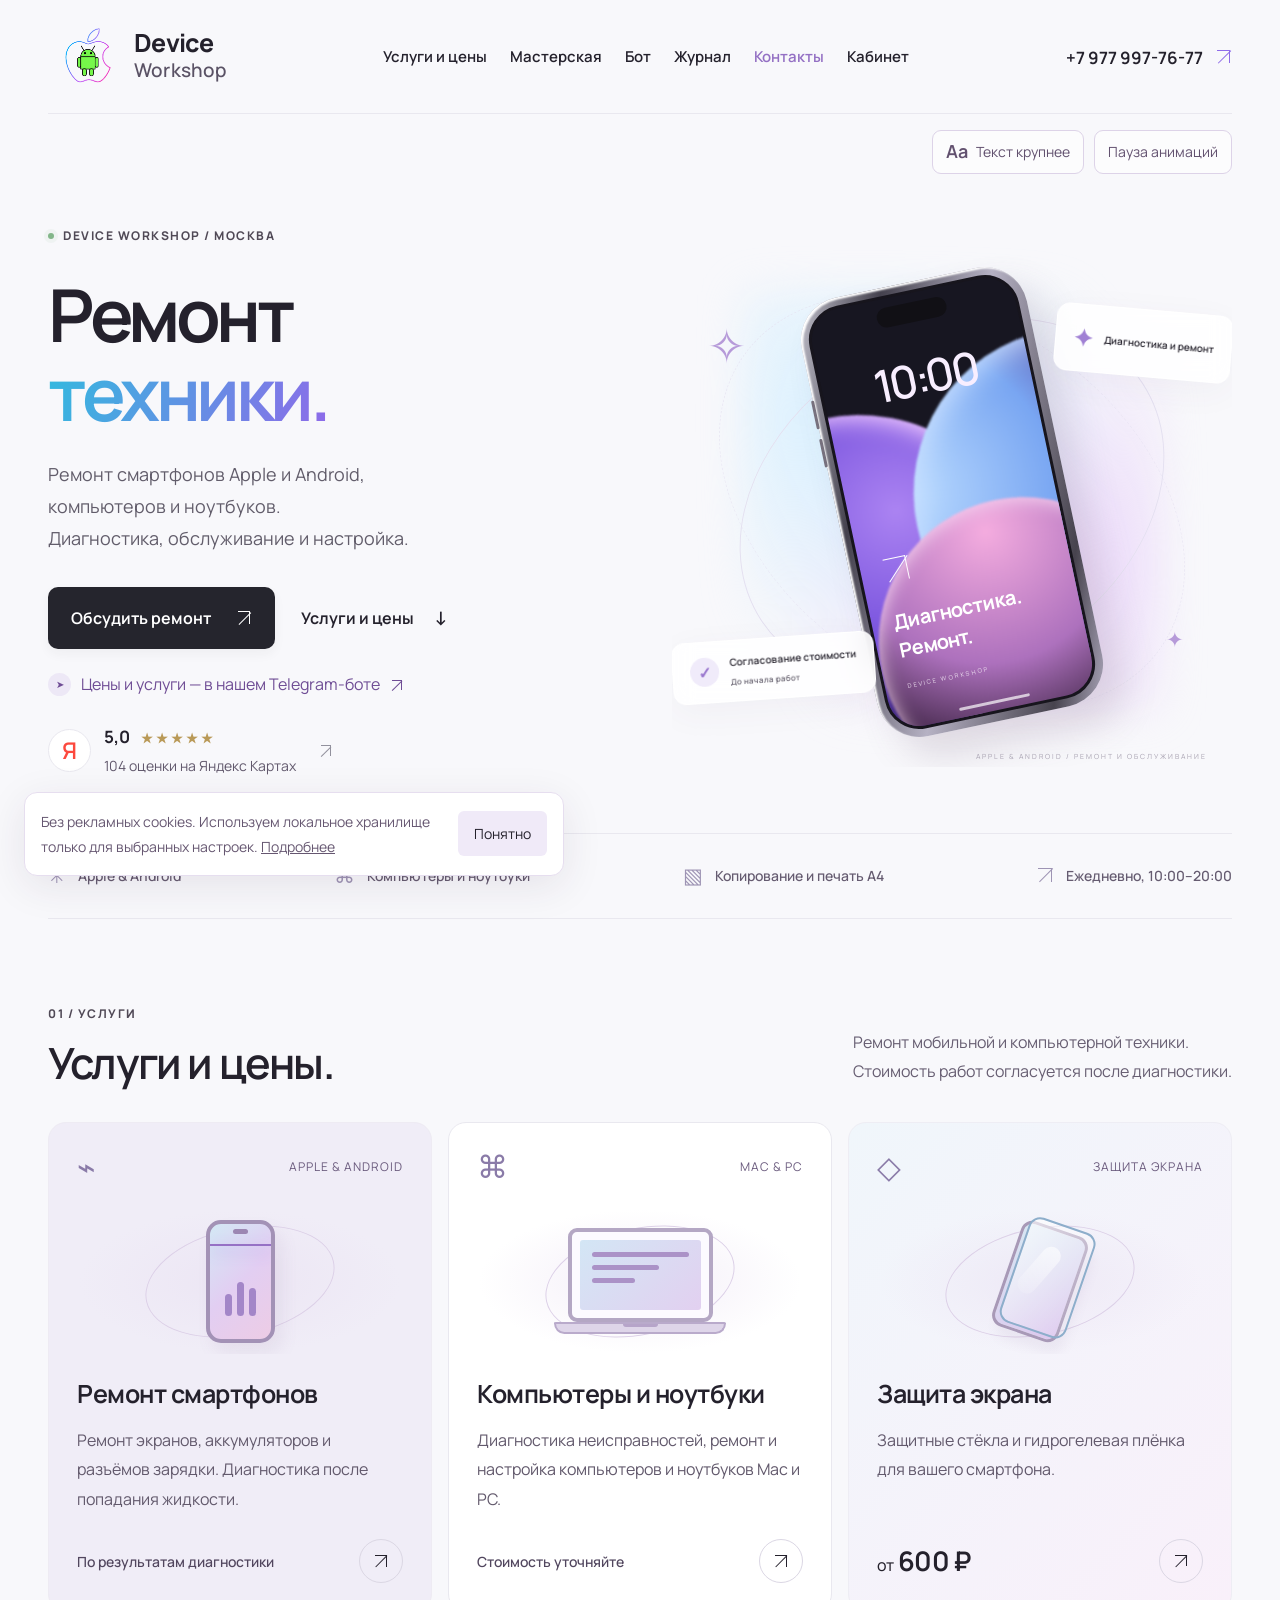
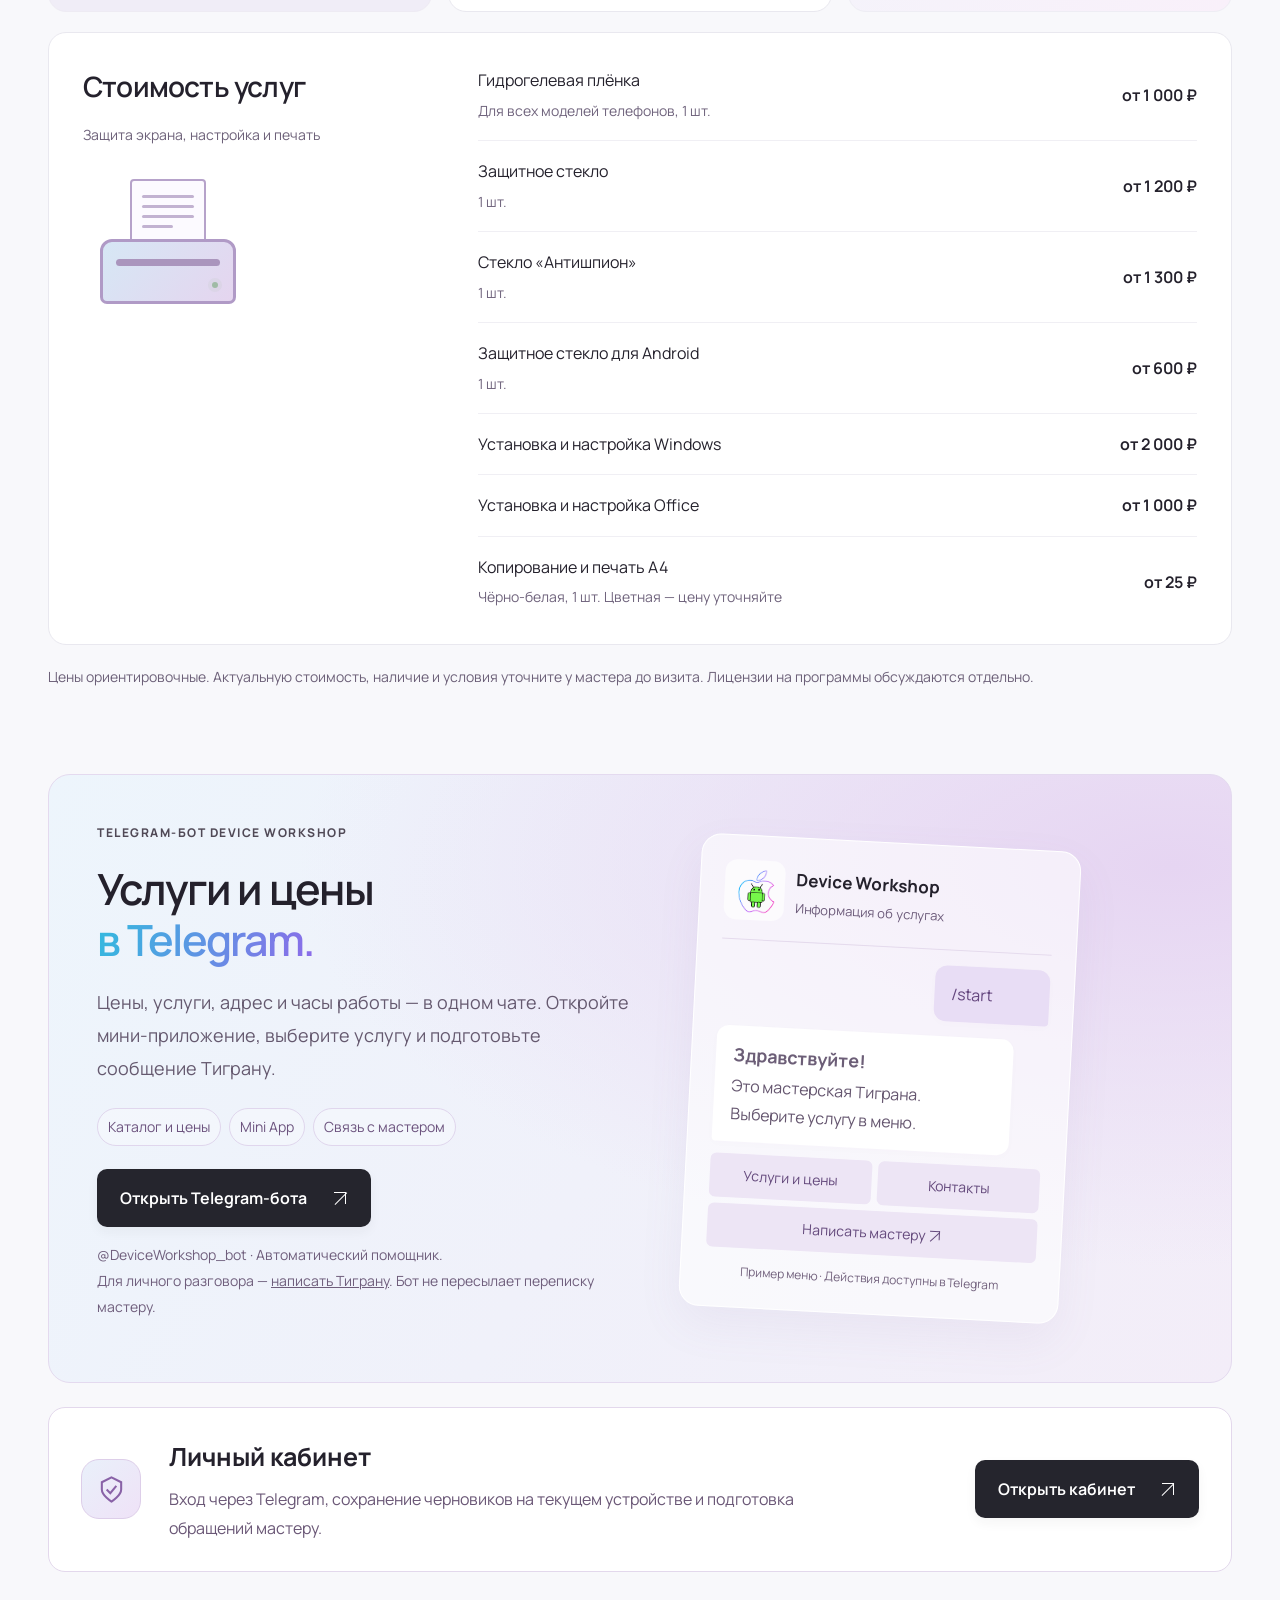
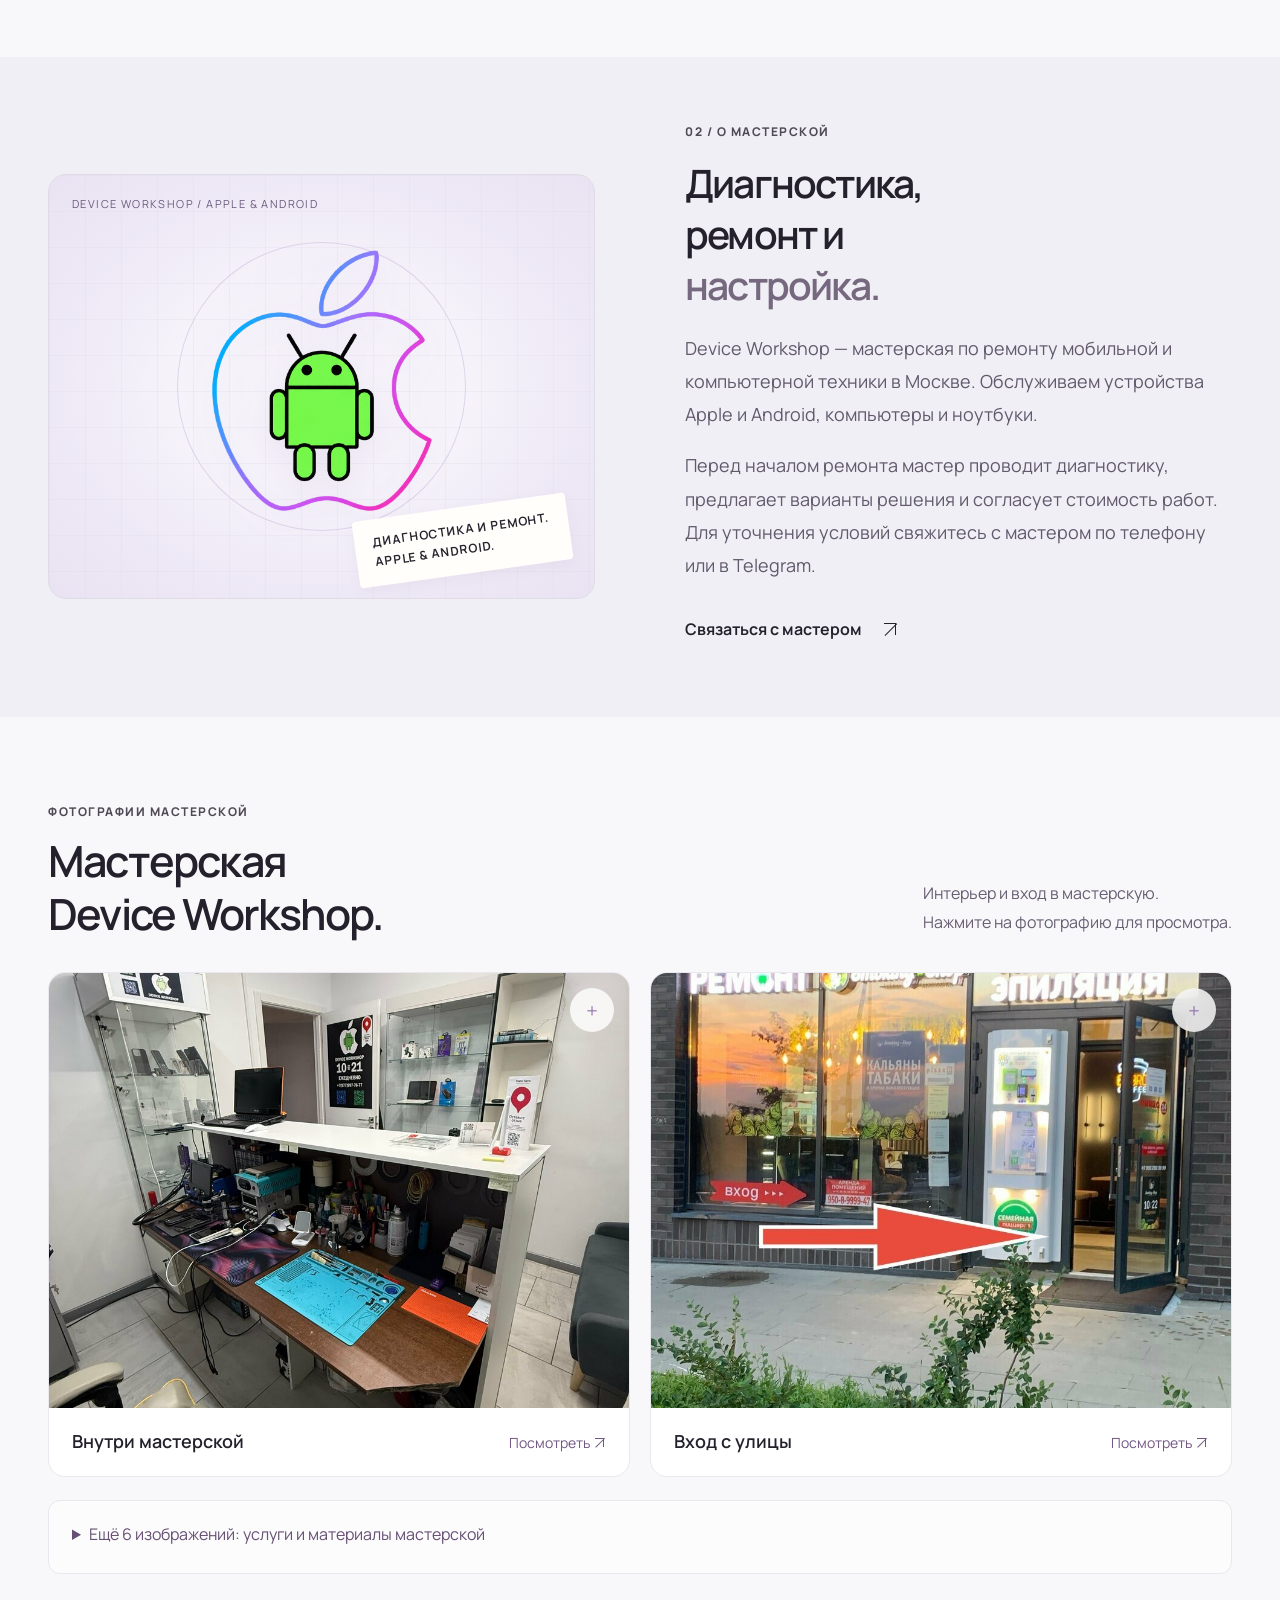
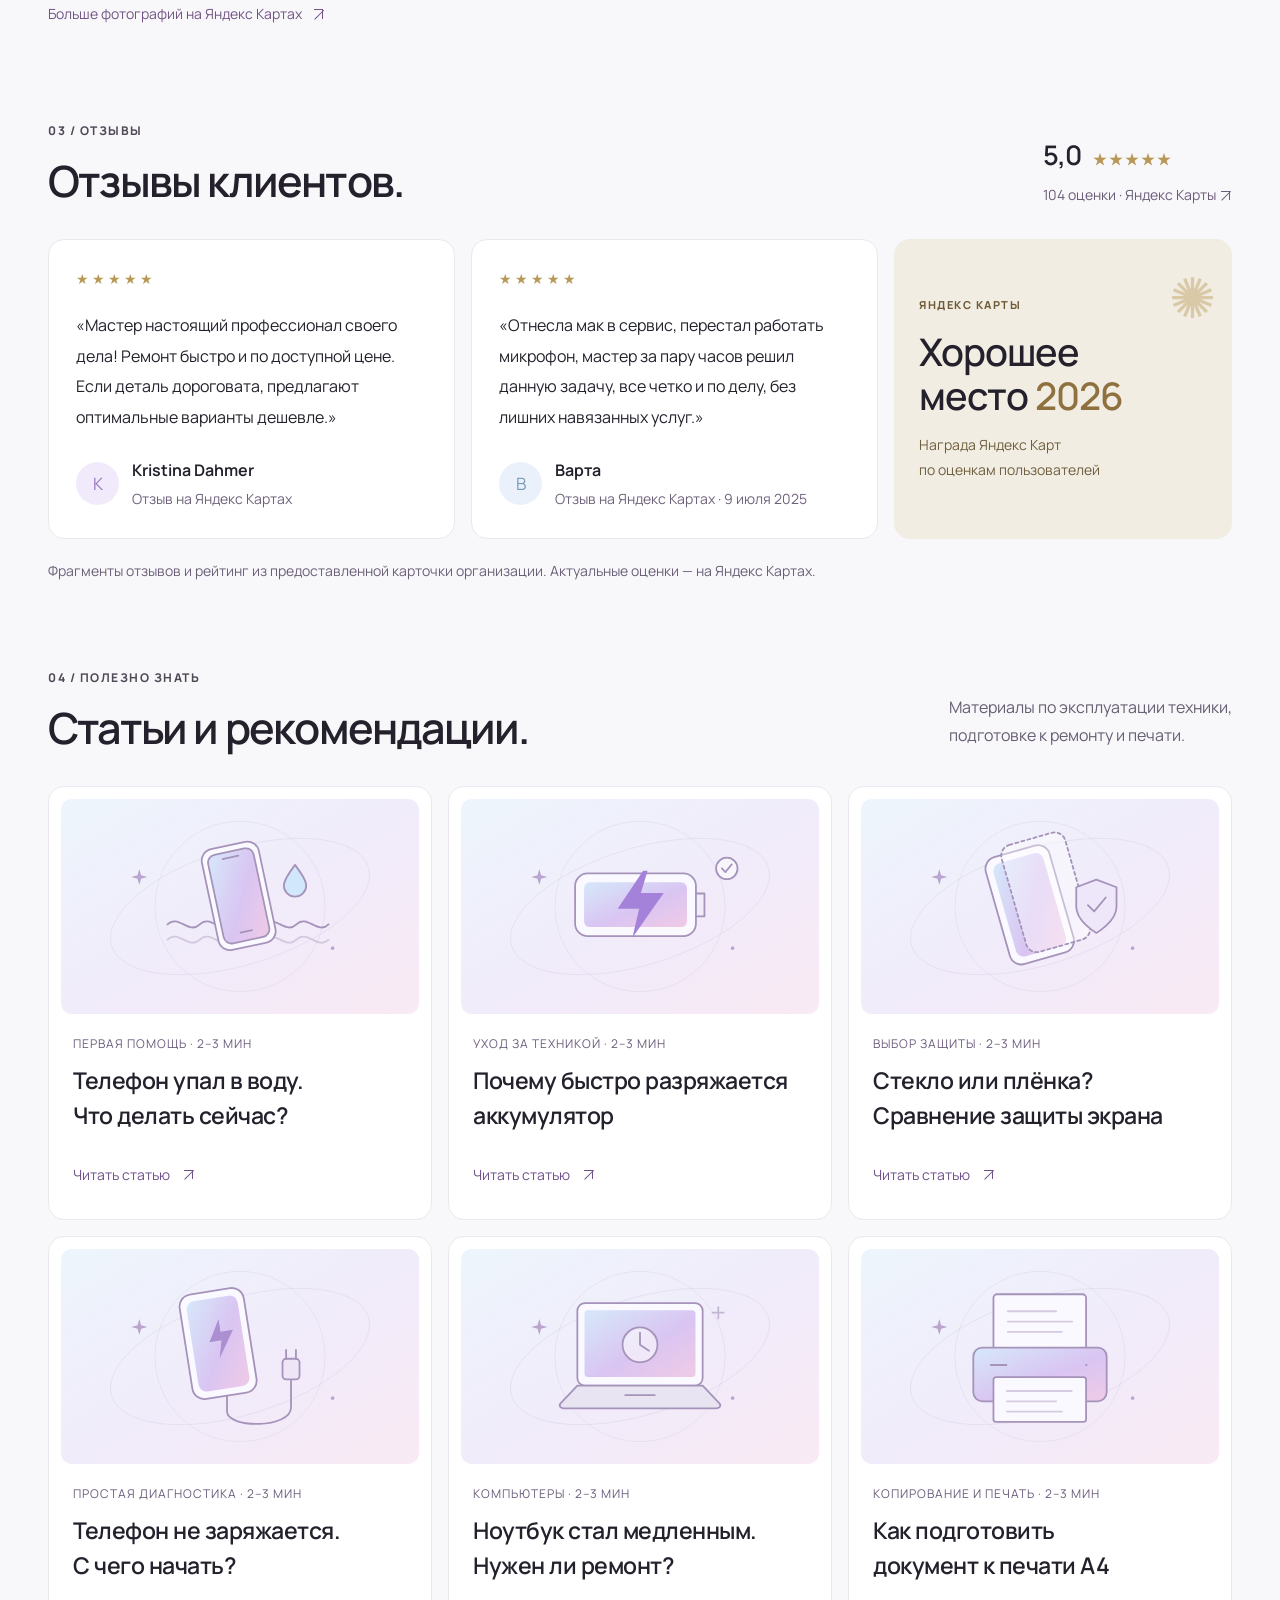
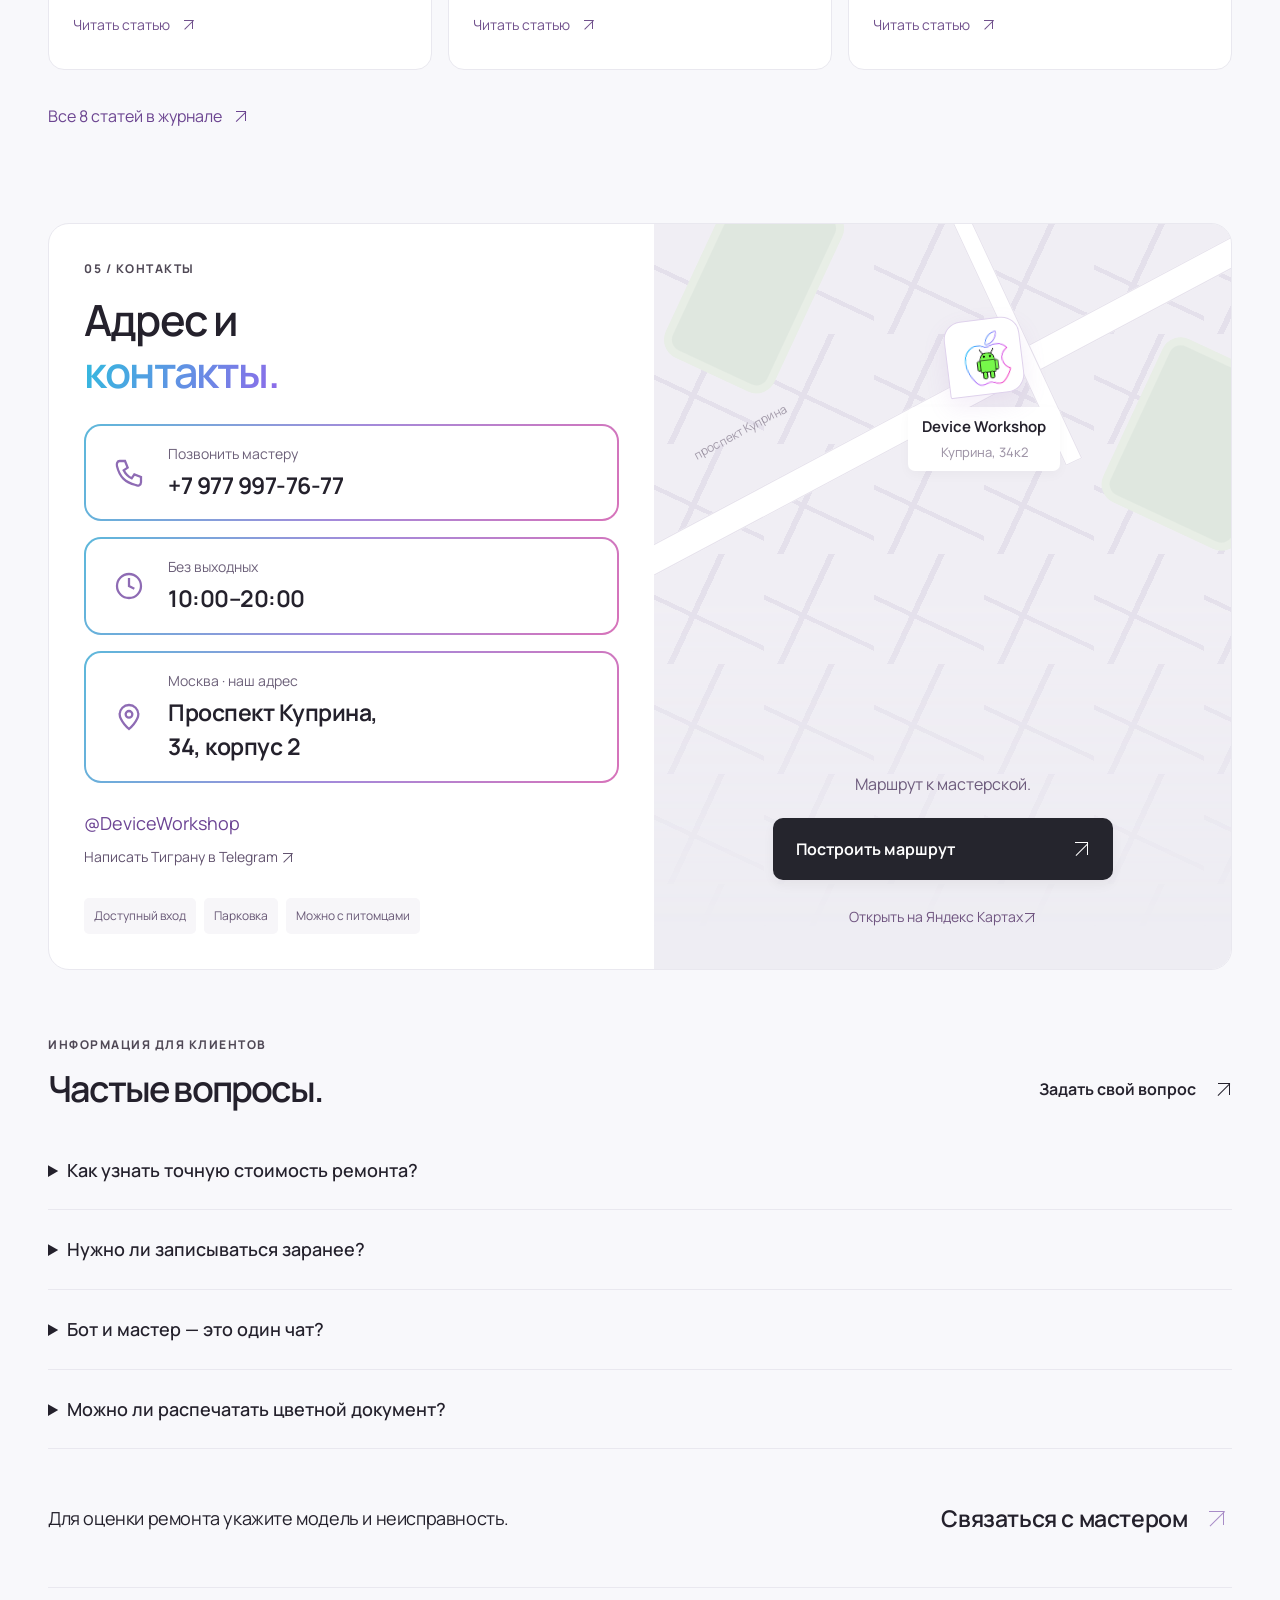
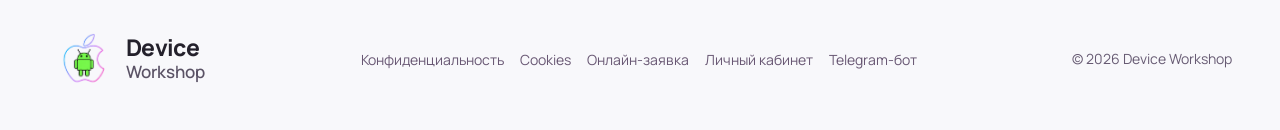
<file: index.html>
<!doctype html>
<html lang="ru">
<head>
  <meta charset="utf-8">
  <meta name="viewport" content="width=device-width, initial-scale=1">
  <link rel="apple-touch-icon" href="assets/brand/logo.png"><meta name="theme-color" content="#f6f5fa">
  
  <title>Device Workshop — ремонт телефонов и компьютеров в Москве</title>
  <link rel="icon" href="assets/brand/logo.png" type="image/png">
  <link rel="stylesheet" href="styles.css"><link rel="stylesheet" href="layout.css"><link rel="stylesheet" href="extra.css"><link rel="stylesheet" href="presentation.css"><link rel="stylesheet" href="readability.css"><link rel="stylesheet" href="live-diagrams.css"><link rel="stylesheet" href="account.css">
  <script src="app.js" defer></script>
  <script src="motion.js" defer></script>
  <script src="gallery.js" defer></script>

<meta name="description" content="Ремонт Apple и Android, ноутбуков и компьютеров в Москве. Защита экрана и печать А4. Проспект Куприна, 34, корпус 2. Цены, Telegram-бот и связь с мастером.">
<link rel="canonical" href="https://trofimmokrov-netizen.github.io/TigranSite/">
<meta name="robots" content="index,follow,max-image-preview:large">
<meta name="geo.region" content="RU-MOW">
<meta name="geo.placename" content="Москва, проспект Куприна, 34, корпус 2">
<meta property="og:locale" content="ru_RU">
<meta property="og:type" content="website">
<meta property="og:site_name" content="Device Workshop">
<meta property="og:title" content="Device Workshop — ремонт телефонов и компьютеров в Москве">
<meta property="og:description" content="Ремонт Apple и Android, ноутбуков и компьютеров в Москве. Защита экрана и печать А4. Проспект Куприна, 34, корпус 2. Цены, Telegram-бот и связь с мастером.">
<meta property="og:url" content="https://trofimmokrov-netizen.github.io/TigranSite/">
<meta property="og:image" content="https://trofimmokrov-netizen.github.io/TigranSite/assets/og-cover.png">
<meta property="og:image:width" content="1200">
<meta property="og:image:height" content="630">
<meta property="og:image:alt" content="Device Workshop — ремонт техники в Москве, проспект Куприна, 34, корпус 2">
<meta name="twitter:card" content="summary_large_image">
<meta name="twitter:title" content="Device Workshop — ремонт телефонов и компьютеров в Москве">
<meta name="twitter:description" content="Ремонт Apple и Android, ноутбуков и компьютеров в Москве. Защита экрана и печать А4. Проспект Куприна, 34, корпус 2. Цены, Telegram-бот и связь с мастером.">
<meta name="twitter:image" content="https://trofimmokrov-netizen.github.io/TigranSite/assets/og-cover.png">
<script type="application/ld+json">{"@context":"https://schema.org","@type":"LocalBusiness","@id":"https://trofimmokrov-netizen.github.io/TigranSite/#workshop","name":"Device Workshop","url":"https://trofimmokrov-netizen.github.io/TigranSite/","image":["https://trofimmokrov-netizen.github.io/TigranSite/assets/workshop/entrance.jpg","https://trofimmokrov-netizen.github.io/TigranSite/assets/workshop/interior.jpg"],"telephone":"+79779977677","description":"Ремонт Apple и Android, компьютеров и ноутбуков. Защита экрана, настройка программ, копирование и печать А4.","address":{"@type":"PostalAddress","streetAddress":"проспект Куприна, 34, корпус 2","addressLocality":"Москва","addressRegion":"Москва","addressCountry":"RU"},"areaServed":{"@type":"City","name":"Москва"},"hasMap":"https://yandex.ru/maps/org/device_workshop/223528800071/","sameAs":["https://t.me/DeviceWorkshop","https://t.me/DeviceWorkshop_bot","https://yandex.ru/maps/org/device_workshop/223528800071/"],"openingHoursSpecification":[{"@type":"OpeningHoursSpecification","dayOfWeek":["Monday","Tuesday","Wednesday","Thursday","Friday","Saturday","Sunday"],"opens":"10:00","closes":"20:00"}],"hasOfferCatalog":{"@type":"OfferCatalog","name":"Услуги Device Workshop","itemListElement":[{"@type":"Offer","itemOffered":{"@type":"Service","name":"Ремонт смартфона","description":"Экран, аккумулятор, зарядка, последствия попадания воды. Цена после диагностики."}},{"@type":"Offer","itemOffered":{"@type":"Service","name":"Компьютеры и ноутбуки","description":"Mac и PC: неисправности и настройка. Стоимость уточняйте у мастера."}},{"@type":"Offer","itemOffered":{"@type":"Service","name":"Гидрогелевая плёнка","description":"Для всех моделей телефонов, 1 шт."},"priceSpecification":{"@type":"PriceSpecification","minPrice":1000,"priceCurrency":"RUB"}},{"@type":"Offer","itemOffered":{"@type":"Service","name":"Защитное стекло","description":"1 шт. Совместимость уточняйте."},"priceSpecification":{"@type":"PriceSpecification","minPrice":1200,"priceCurrency":"RUB"}},{"@type":"Offer","itemOffered":{"@type":"Service","name":"Стекло «Антишпион»","description":"1 шт. Совместимость уточняйте."},"priceSpecification":{"@type":"PriceSpecification","minPrice":1300,"priceCurrency":"RUB"}},{"@type":"Offer","itemOffered":{"@type":"Service","name":"Защитное стекло Android","description":"1 шт. Наличие для вашей модели уточняйте."},"priceSpecification":{"@type":"PriceSpecification","minPrice":600,"priceCurrency":"RUB"}},{"@type":"Offer","itemOffered":{"@type":"Service","name":"Установка и настройка Windows","description":"Условия лицензирования обсуждаются отдельно."},"priceSpecification":{"@type":"PriceSpecification","minPrice":2000,"priceCurrency":"RUB"}},{"@type":"Offer","itemOffered":{"@type":"Service","name":"Установка и настройка Office","description":"Условия лицензирования обсуждаются отдельно."},"priceSpecification":{"@type":"PriceSpecification","minPrice":1000,"priceCurrency":"RUB"}},{"@type":"Offer","itemOffered":{"@type":"Service","name":"Копирование и печать А4","description":"Чёрно-белая, 1 шт. Стоимость цветной печати уточняйте."},"priceSpecification":{"@type":"PriceSpecification","minPrice":25,"priceCurrency":"RUB"}}]},"logo":"https://trofimmokrov-netizen.github.io/TigranSite/assets/brand/logo.png"}</script>
</head>
<body>
  <header class="header shell">
    <a class="brand" href="#" aria-label="Device Workshop — главная"><img class="brand-logo" src="assets/brand/logo.png" alt="" width="96" height="96" decoding="async"><span class="brand-wordmark"><span class="brand-name">Device</span><span class="brand-sub">Workshop</span></span></a>
    <nav class="desktop-nav" aria-label="Основная навигация"><a href="#services">Услуги и цены</a><a href="#about">Мастерская</a><a href="#telegram">Бот</a><a href="#articles">Журнал</a><a href="#contacts">Контакты</a><a href="account.html">Кабинет</a></nav>
    <a class="header-contact" href="tel:+79779977677">+7 977 997-76-77 <span><span class="arrow-icon" aria-hidden="true"></span></span></a>
    <button class="menu-toggle" aria-expanded="false" aria-controls="mobile-nav" aria-label="Открыть меню">☰</button>
  </header>
  <nav id="mobile-nav" class="mobile-nav" aria-label="Мобильная навигация" hidden><a href="#services">Услуги и цены</a><a href="miniapp.html">Оформить заявку</a><a href="account.html">Личный кабинет</a><a href="#telegram">Telegram-бот</a><a href="#about">Мастерская</a><a href="#reviews">Отзывы</a><a href="#articles">Полезные статьи</a><a href="#contacts">Контакты</a></nav>
  <main>
    <section class="hero shell">
      <div class="hero-copy">
        <div class="eyebrow"><span class="status-dot"></span> DEVICE WORKSHOP / МОСКВА</div>
        <h1>Ремонт<br><span class="gradient-text">техники.</span></h1>
        <p class="hero-description">Ремонт смартфонов Apple и Android,<br class="desktop-break"> компьютеров и ноутбуков.<br class="desktop-break"> Диагностика, обслуживание и настройка.</p>
        <div class="hero-actions"><button class="button button-dark" data-book>Обсудить ремонт <span><span class="arrow-icon" aria-hidden="true"></span></span></button><a class="text-link" href="#services">Услуги и цены <span>↓</span></a></div>
        <a class="hero-bot-link" href="https://t.me/DeviceWorkshop_bot?start=website" target="_blank" rel="noopener noreferrer">Цены и услуги — в нашем Telegram-боте <span class="arrow-icon" aria-hidden="true"></span></a>
        <a class="hero-rating" href="https://yandex.ru/maps/org/device_workshop/223528800071/reviews/" target="_blank" rel="noopener noreferrer"><span class="rating-logo">Я</span><span><strong>5,0 <span class="stars">★★★★★</span></strong><small>104 оценки на Яндекс Картах</small></span><span class="rating-arrow"><span class="arrow-icon" aria-hidden="true"></span></span></a>
      </div>
      <div class="hero-art" aria-label="Иллюстрация смартфона после ремонта">
        <div class="orbit orbit-one"></div><div class="orbit orbit-two"></div><div class="art-glow"></div>
        <div class="floating-label label-top"><span class="label-symbol">✦</span> Диагностика и ремонт</div>
        <div class="phone"><div class="phone-buttons"></div><div class="phone-screen"><div class="phone-island"></div><span class="screen-time">10:00</span><div class="screen-orb orb-one"></div><div class="screen-orb orb-two"></div><div class="screen-orb orb-three"></div><div class="screen-bottom"><span><span class="arrow-icon" aria-hidden="true"></span></span><strong>Диагностика.<br>Ремонт.</strong><small>DEVICE WORKSHOP</small></div><div class="home-indicator"></div></div></div>
        <div class="floating-label label-bottom"><span class="check-icon">✓</span><span>Согласование стоимости<small>До начала работ</small></span></div>
        <span class="art-spark spark-one">✧</span><span class="art-spark spark-two">✦</span><span class="art-caption">APPLE & ANDROID / РЕМОНТ И ОБСЛУЖИВАНИЕ</span>
      </div>
    </section>
    <div class="benefits shell"><span><i>✳</i> Apple & Android</span><span><i>⌘</i> Компьютеры и ноутбуки</span><span><i>▧</i> Копирование и печать А4</span><span><i><span class="arrow-icon" aria-hidden="true"></span></i> Ежедневно, 10:00–20:00</span></div>
    <section id="services" class="section shell">
      <div class="section-heading"><div><div class="eyebrow">01 / УСЛУГИ</div><h2>Услуги и цены.</h2></div><p>Ремонт мобильной и компьютерной техники.<br>Стоимость работ согласуется после диагностики.</p></div>
      <div class="service-grid">
        <article class="service-card repair-card"><div class="card-top"><span class="service-icon">⌁</span><span class="card-tag">APPLE & ANDROID</span></div><div class="service-visual live-diagram" aria-hidden="true"><div class="diagram-phone"><span class="diagnostic-scan"></span><span class="diagnostic-bars"><i></i><i></i><i></i></span></div></div><h3>Ремонт смартфонов</h3><p>Ремонт экранов, аккумуляторов и разъёмов зарядки. Диагностика после попадания жидкости.</p><div class="card-bottom"><span class="price custom-price">По результатам диагностики</span><button class="circle-button" data-book="Ремонт смартфона" aria-label="Обсудить ремонт смартфона"><span class="arrow-icon" aria-hidden="true"></span></button></div></article>
        <article class="service-card"><div class="card-top"><span class="service-icon">⌘</span><span class="card-tag">MAC & PC</span></div><div class="service-visual live-diagram" aria-hidden="true"><div class="diagram-laptop"><div class="diagram-lid"><div class="diagram-screen"><span></span><span></span><span></span></div></div><div class="diagram-keyboard"></div></div></div><h3>Компьютеры и ноутбуки</h3><p>Диагностика неисправностей, ремонт и настройка компьютеров и ноутбуков Mac и PC.</p><div class="card-bottom"><span class="price custom-price">Стоимость уточняйте</span><button class="circle-button" data-book="Ремонт компьютера или ноутбука" aria-label="Обсудить ремонт компьютера"><span class="arrow-icon" aria-hidden="true"></span></button></div></article>
        <article class="service-card protection-card"><div class="card-top"><span class="service-icon">◇</span><span class="card-tag">ЗАЩИТА ЭКРАНА</span></div><div class="service-visual live-diagram" aria-hidden="true"><div class="protection-planes"><div class="protection-device"></div><div class="protection-glass"></div></div></div><h3>Защита экрана</h3><p>Защитные стёкла и гидрогелевая плёнка для вашего смартфона.</p><div class="card-bottom"><span class="price"><small>от</small> 600 ₽</span><button class="circle-button" data-book="Защита экрана" aria-label="Подобрать защиту экрана"><span class="arrow-icon" aria-hidden="true"></span></button></div></article>
      </div>
      <div class="price-panel"><div class="price-panel-heading"><h3>Стоимость услуг</h3><span>Защита экрана, настройка и печать</span><div class="printing-visual live-diagram" aria-hidden="true"><div class="printer-sheet"><span></span><span></span><span></span><span></span></div><div class="printer-body"></div></div></div><div class="price-list"><div><span>Гидрогелевая плёнка <small>Для всех моделей телефонов, 1 шт.</small></span><strong>от 1 000 ₽</strong></div><div><span>Защитное стекло <small>1 шт.</small></span><strong>от 1 200 ₽</strong></div><div><span>Стекло «Антишпион» <small>1 шт.</small></span><strong>от 1 300 ₽</strong></div><div><span>Защитное стекло для Android <small>1 шт.</small></span><strong>от 600 ₽</strong></div><div><span>Установка и настройка Windows</span><strong>от 2 000 ₽</strong></div><div><span>Установка и настройка Office</span><strong>от 1 000 ₽</strong></div><div><span>Копирование и печать А4 <small>Чёрно-белая, 1 шт. Цветная — цену уточняйте</small></span><strong>от 25 ₽</strong></div></div></div>
      <p class="price-note">Цены ориентировочные. Актуальную стоимость, наличие и условия уточните у мастера до визита. Лицензии на программы обсуждаются отдельно.</p>
    </section>
<section id="telegram" class="section shell bot-section"><div class="bot-presentation"><div class="bot-copy"><div class="eyebrow">TELEGRAM-БОТ DEVICE WORKSHOP</div><h2>Услуги и цены<br><span class="gradient-text">в Telegram.</span></h2><p>Цены, услуги, адрес и часы работы — в одном чате. Откройте мини-приложение, выберите услугу и подготовьте сообщение Тиграну.</p><div class="bot-benefits"><span>Каталог и цены</span><span>Mini App</span><span>Связь с мастером</span></div><a class="button button-dark bot-main-link" href="https://t.me/DeviceWorkshop_bot?start=website" target="_blank" rel="noopener noreferrer">Открыть Telegram-бота <span class="arrow-icon" aria-hidden="true"></span></a><p class="bot-hint">@DeviceWorkshop_bot · Автоматический помощник.<br>Для личного разговора — <a href="https://t.me/DeviceWorkshop">написать Тиграну</a>. Бот не пересылает переписку мастеру.</p></div><div class="bot-chat" aria-label="Пример навигации в Telegram-боте"><div class="bot-chat-header"><span class="bot-avatar"><img src="assets/brand/logo.png" alt="" width="64" height="64" loading="lazy"></span><span><strong>Device Workshop</strong><small>Информация об услугах</small></span></div><div class="chat-bubble chat-sent">/start</div><div class="chat-bubble chat-received"><strong>Здравствуйте!</strong><br>Это мастерская Тиграна.<br>Выберите услугу в меню.</div><div class="chat-actions" aria-hidden="true"><span>Услуги и цены</span><span>Контакты</span><span>Написать мастеру <span class="arrow-icon" aria-hidden="true"></span></span></div><p class="bot-chat-note">Пример меню · Действия доступны в Telegram</p></div></div><div class="account-entry"><span class="account-entry-mark" aria-hidden="true"><svg viewBox="0 0 24 24" fill="none" stroke="currentColor" stroke-width="1.7"><path d="m12 2 8 4v6c0 5-8 10-8 10S4 17 4 12V6Z"/><path d="m8 12 3 3 5-6"/></svg></span><div class="account-entry-copy"><h3>Личный кабинет</h3><p>Вход через Telegram, сохранение черновиков на текущем устройстве и подготовка обращений мастеру.</p></div><a class="button button-dark" href="account.html">Открыть кабинет <span class="arrow-icon" aria-hidden="true"></span></a></div></section>
    <section id="about" class="about-section"><div class="shell about-grid"><div class="about-art" aria-hidden="true"><div class="about-grid-lines"></div><div class="living-logo"><span class="logo-halo" aria-hidden="true"></span><img src="assets/brand/logo.png" alt="" width="360" height="360" decoding="async" loading="lazy"></div><span class="about-sticker">ДИАГНОСТИКА И РЕМОНТ.<br>APPLE & ANDROID.</span><span class="about-art-label">DEVICE WORKSHOP / APPLE & ANDROID</span></div><div class="about-copy"><div class="eyebrow">02 / О МАСТЕРСКОЙ</div><h2>Диагностика,<br>ремонт и<br><span class="muted">настройка.</span></h2><p>Device Workshop — мастерская по ремонту мобильной и компьютерной техники в Москве. Обслуживаем устройства Apple и Android, компьютеры и ноутбуки.</p><p>Перед началом ремонта мастер проводит диагностику, предлагает варианты решения и согласует стоимость работ. Для уточнения условий свяжитесь с мастером по телефону или в Telegram.</p><a class="text-link" href="https://t.me/DeviceWorkshop" target="_blank" rel="noopener noreferrer">Связаться с мастером <span><span class="arrow-icon" aria-hidden="true"></span></span></a></div></div></section>
    <section id="gallery" class="section shell"><div class="section-heading"><div><div class="eyebrow">ФОТОГРАФИИ МАСТЕРСКОЙ</div><h2>Мастерская<br>Device Workshop.</h2></div><p>Интерьер и вход в мастерскую.<br>Нажмите на фотографию для просмотра.</p></div><div class="workshop-gallery"><a class="gallery-photo" data-gallery data-caption="Внутри мастерской" href="assets/workshop/interior.jpg"><img src="assets/workshop/interior.jpg" alt="Рабочее место мастера Device Workshop" width="960" height="1280" loading="lazy" decoding="async"><span class="gallery-expand" aria-hidden="true">＋</span><span class="gallery-photo-caption">Внутри мастерской<span>Посмотреть <span class="arrow-icon" aria-hidden="true"></span></span></span></a><a class="gallery-photo" data-gallery data-caption="Вход с улицы" href="assets/workshop/entrance.jpg"><img src="assets/workshop/entrance.jpg" alt="Витрина и вход в Device Workshop на проспекте Куприна" width="960" height="1280" loading="lazy" decoding="async"><span class="gallery-expand" aria-hidden="true">＋</span><span class="gallery-photo-caption">Вход с улицы<span>Посмотреть <span class="arrow-icon" aria-hidden="true"></span></span></span></a></div><details class="promo-gallery"><summary>Ещё 6 изображений: услуги и материалы мастерской</summary><div class="promo-grid"><a data-gallery data-caption="Ремонт телефонов — материалы мастерской" href="assets/workshop/phones.jpg"><img src="assets/workshop/phones.jpg" alt="Ремонт телефонов — рекламная карточка Device Workshop" width="960" height="1280" loading="lazy" decoding="async"><span>Ремонт телефонов</span></a><a data-gallery data-caption="Ремонт ноутбуков — материалы мастерской" href="assets/workshop/laptops.jpg"><img src="assets/workshop/laptops.jpg" alt="Ремонт ноутбуков — рекламная карточка Device Workshop" width="960" height="1280" loading="lazy" decoding="async"><span>Ремонт ноутбуков</span></a><a data-gallery data-caption="Ремонт компьютеров — материалы мастерской" href="assets/workshop/computers.jpg"><img src="assets/workshop/computers.jpg" alt="Ремонт компьютеров — рекламная карточка Device Workshop" width="960" height="1280" loading="lazy" decoding="async"><span>Ремонт компьютеров</span></a><a data-gallery data-caption="Ремонт планшетов — материалы мастерской" href="assets/workshop/tablets.jpg"><img src="assets/workshop/tablets.jpg" alt="Ремонт планшетов — рекламная карточка Device Workshop" width="960" height="1280" loading="lazy" decoding="async"><span>Ремонт планшетов</span></a><a data-gallery data-caption="Аксессуары — материалы мастерской" href="assets/workshop/accessories.jpg"><img src="assets/workshop/accessories.jpg" alt="Аксессуары — рекламная карточка Device Workshop" width="960" height="1280" loading="lazy" decoding="async"><span>Аксессуары</span></a><a data-gallery data-caption="Сервисный центр — материалы мастерской" href="assets/workshop/service-center.jpg"><img src="assets/workshop/service-center.jpg" alt="Сервисный центр — рекламная карточка Device Workshop" width="960" height="1280" loading="lazy" decoding="async"><span>Сервисный центр</span></a></div></details><a class="gallery-source" href="https://yandex.ru/maps/org/device_workshop/223528800071/gallery/" target="_blank" rel="noopener noreferrer">Больше фотографий на Яндекс Картах <span class="arrow-icon" aria-hidden="true"></span></a></section>
    <section id="reviews" class="section shell"><div class="section-heading"><div><div class="eyebrow">03 / ОТЗЫВЫ</div><h2>Отзывы клиентов.</h2></div><a class="review-total" href="https://yandex.ru/maps/org/device_workshop/223528800071/reviews/" target="_blank" rel="noopener noreferrer"><strong>5,0 <span class="stars">★★★★★</span></strong><span>104 оценки · Яндекс Карты <span class="arrow-icon" aria-hidden="true"></span></span></a></div><div class="review-grid"><article class="review-card"><div class="stars">★★★★★</div><blockquote>«Мастер настоящий профессионал своего дела! Ремонт быстро и по доступной цене. Если деталь дороговата, предлагают оптимальные варианты дешевле.»</blockquote><div class="review-author"><span class="avatar avatar-purple">K</span><span><strong>Kristina Dahmer</strong><small>Отзыв на Яндекс Картах</small></span></div></article><article class="review-card"><div class="stars">★★★★★</div><blockquote>«Отнесла мак в сервис, перестал работать микрофон, мастер за пару часов решил данную задачу, все четко и по делу, без лишних навязанных услуг.»</blockquote><div class="review-author"><span class="avatar avatar-blue">В</span><span><strong>Варта</strong><small>Отзыв на Яндекс Картах · 9 июля 2025</small></span></div></article><article class="award-card"><span class="award-flower">✺</span><span class="eyebrow">ЯНДЕКС КАРТЫ</span><h3>Хорошее<br>место <em>2026</em></h3><p>Награда Яндекс Карт<br>по оценкам пользователей</p></article></div><p class="price-note">Фрагменты отзывов и рейтинг из предоставленной карточки организации. Актуальные оценки — на Яндекс Картах.</p></section>
    <section id="articles" class="section shell"><div class="section-heading"><div><div class="eyebrow">04 / ПОЛЕЗНО ЗНАТЬ</div><h2>Статьи и рекомендации.</h2></div><p>Материалы по эксплуатации техники,<br>подготовке к ремонту и печати.</p></div><div class="article-grid"><a class="article-card" href="articles.html#water"><span class="article-art"><img src="assets/journal/water.svg" alt="" width="800" height="480" loading="lazy" decoding="async"></span><small>ПЕРВАЯ ПОМОЩЬ · 2–3 МИН</small><h3>Телефон упал в воду.<br>Что делать сейчас?</h3><span class="article-read">Читать статью <span class="arrow-icon" aria-hidden="true"></span></span></a><a class="article-card" href="articles.html#battery"><span class="article-art"><img src="assets/journal/battery.svg" alt="" width="800" height="480" loading="lazy" decoding="async"></span><small>УХОД ЗА ТЕХНИКОЙ · 2–3 МИН</small><h3>Почему быстро разряжается<br>аккумулятор</h3><span class="article-read">Читать статью <span class="arrow-icon" aria-hidden="true"></span></span></a><a class="article-card" href="articles.html#protection"><span class="article-art"><img src="assets/journal/protection.svg" alt="" width="800" height="480" loading="lazy" decoding="async"></span><small>ВЫБОР ЗАЩИТЫ · 2–3 МИН</small><h3>Стекло или плёнка?<br>Сравнение защиты экрана</h3><span class="article-read">Читать статью <span class="arrow-icon" aria-hidden="true"></span></span></a><a class="article-card" href="articles.html#charging"><span class="article-art"><img src="assets/journal/charging.svg" alt="" width="800" height="480" loading="lazy" decoding="async"></span><small>ПРОСТАЯ ДИАГНОСТИКА · 2–3 МИН</small><h3>Телефон не заряжается.<br>С чего начать?</h3><span class="article-read">Читать статью <span class="arrow-icon" aria-hidden="true"></span></span></a><a class="article-card" href="articles.html#laptop"><span class="article-art"><img src="assets/journal/laptop.svg" alt="" width="800" height="480" loading="lazy" decoding="async"></span><small>КОМПЬЮТЕРЫ · 2–3 МИН</small><h3>Ноутбук стал медленным.<br>Нужен ли ремонт?</h3><span class="article-read">Читать статью <span class="arrow-icon" aria-hidden="true"></span></span></a><a class="article-card" href="articles.html#printing"><span class="article-art"><img src="assets/journal/printing.svg" alt="" width="800" height="480" loading="lazy" decoding="async"></span><small>КОПИРОВАНИЕ И ПЕЧАТЬ · 2–3 МИН</small><h3>Как подготовить<br>документ к печати А4</h3><span class="article-read">Читать статью <span class="arrow-icon" aria-hidden="true"></span></span></a></div><a class="journal-bottom-link" href="articles.html">Все 8 статей в журнале <span class="arrow-icon" aria-hidden="true"></span></a></section>
    <section id="contacts" class="section contacts-section shell"><div class="contact-card"><div class="contact-copy"><div class="eyebrow">05 / КОНТАКТЫ</div><h2>Адрес и<br><span class="gradient-text">контакты.</span></h2><div class="reference-contacts"><a class="reference-row" href="tel:+79779977677"><span class="reference-icon"><svg viewBox="0 0 24 24" fill="none" stroke="currentColor" stroke-width="1.7" aria-hidden="true"><path d="M5 3h4l2 5-3 2c1.6 3.2 3 4.6 6 6l2-3 5 2v4c0 2-2 3-4 2C9 19 5 15 3 7c-.5-2 .2-4 2-4Z"/></svg></span><span><small>Позвонить мастеру</small><strong>+7 977 997-76-77</strong></span></a><div class="reference-row"><span class="reference-icon"><svg viewBox="0 0 24 24" fill="none" stroke="currentColor" stroke-width="1.7" aria-hidden="true"><circle cx="12" cy="12" r="9"/><path d="M12 6v6l4 2"/></svg></span><span><small>Без выходных</small><strong>10:00–20:00</strong></span></div><a class="reference-row" href="https://yandex.ru/maps/org/device_workshop/223528800071/" target="_blank" rel="noopener noreferrer"><span class="reference-icon"><svg viewBox="0 0 24 24" fill="none" stroke="currentColor" stroke-width="1.7" aria-hidden="true"><path d="M19 10c0 5-7 11-7 11S5 15 5 10a7 7 0 1 1 14 0Z"/><circle cx="12" cy="10" r="2.5"/></svg></span><span><small>Москва · наш адрес</small><strong>Проспект Куприна,<br>34, корпус 2</strong></span></a></div><a class="telegram-link" href="https://t.me/DeviceWorkshop" target="_blank" rel="noopener noreferrer">@DeviceWorkshop <span>Написать Тиграну в Telegram <span class="arrow-icon" aria-hidden="true"></span></span></a><div class="contact-features"><span>Доступный вход</span><span>Парковка</span><span>Можно с питомцами</span></div></div><div class="location-panel"><div class="map-grid" aria-hidden="true"><div class="map-park park-one"></div><div class="map-park park-two"></div><div class="map-road road-one"></div><div class="map-road road-two"></div><span class="map-road-label">проспект Куприна</span><div class="map-marker"><span><img class="map-brand-logo" src="assets/brand/logo.png" alt="" width="80" height="80" loading="lazy"></span><div>Device Workshop<small>Куприна, 34к2</small></div></div></div><div class="map-overlay"><span>Маршрут к мастерской.</span><a class="button button-dark" href="https://yandex.ru/maps/?rtext=~55.540822%2C37.452341&rtt=auto" target="_blank" rel="noopener noreferrer">Построить маршрут <span><span class="arrow-icon" aria-hidden="true"></span></span></a><a class="map-card-link" href="https://yandex.ru/maps/org/device_workshop/223528800071/" target="_blank" rel="noopener noreferrer">Открыть на Яндекс Картах <span class="arrow-icon" aria-hidden="true"></span></a></div></div></div></section>
<section class="faq-section shell" id="questions"><div class="faq-heading"><div><div class="eyebrow">ИНФОРМАЦИЯ ДЛЯ КЛИЕНТОВ</div><h2>Частые вопросы.</h2></div><a class="text-link" href="https://t.me/DeviceWorkshop">Задать свой вопрос <span class="arrow-icon" aria-hidden="true"></span></a></div><details><summary>Как узнать точную стоимость ремонта?</summary><p>Напишите мастеру модель устройства и опишите проблему. В боте доступны ориентиры по ценам на защиту, настройку и печать. Стоимость ремонта определяется после диагностики и согласуется до начала работ.</p></details><details><summary>Нужно ли записываться заранее?</summary><p>Перед визитом лучше связаться с Тиграном: уточнить наличие нужной детали, услугу и удобное время. Сообщение в Telegram не подтверждает запись автоматически — дождитесь ответа мастера.</p></details><details><summary>Бот и мастер — это один чат?</summary><p>Нет. <a href="https://t.me/DeviceWorkshop_bot?start=website">@DeviceWorkshop_bot</a> показывает цены, контакты и мини-приложение. <a href="https://t.me/DeviceWorkshop">@DeviceWorkshop</a> — прямая связь с мастером. Подготовленное сообщение нужно отправить самостоятельно.</p></details><details><summary>Можно ли распечатать цветной документ?</summary><p>Все виды копирования и печать А4 доступны по согласованию. Чёрно-белая печать — от 25 ₽ за 1 шт.; стоимость цветной уточняйте до визита. По возможности подготовьте документ в PDF и сообщите количество страниц.</p></details></section>
    <section class="closing shell"><span>Для оценки ремонта укажите модель и неисправность.</span><button data-book>Связаться с мастером <span><span class="arrow-icon" aria-hidden="true"></span></span></button></section>
  </main>
  <footer class="footer shell"><a class="brand" href="#"><img class="brand-logo" src="assets/brand/logo.png" alt="" width="96" height="96" decoding="async"><span class="brand-wordmark"><span class="brand-name">Device</span><span class="brand-sub">Workshop</span></span></a><div class="legal-links"><a href="privacy.html">Конфиденциальность</a><a href="privacy.html#cookies">Cookies</a><a href="miniapp.html">Онлайн-заявка</a><a href="account.html">Личный кабинет</a><a href="https://t.me/DeviceWorkshop_bot?start=website">Telegram-бот</a></div><span>© <span id="year">2026</span> Device Workshop</span></footer>
  <nav class="mobile-dock" aria-label="Быстрые действия"><a href="tel:+79779977677"><span><span class="arrow-icon" aria-hidden="true"></span></span>Позвонить</a><a href="miniapp.html" class="dock-primary"><span>＋</span>Заявка</a><a href="https://t.me/DeviceWorkshop_bot?start=website"><span>✳</span>Бот</a><a href="https://t.me/DeviceWorkshop"><span>➤</span>Мастеру</a></nav>
  <aside class="cookie-notice" id="cookie-notice" aria-label="Хранение настроек" hidden><p>Без рекламных cookies. Используем локальное хранилище только для выбранных настроек. <a href="privacy.html#cookies">Подробнее</a></p><button id="cookie-dismiss">Понятно</button></aside>
  <dialog id="booking-dialog"><button class="dialog-close" aria-label="Закрыть">×</button><div class="eyebrow">СВЯЗЬ С МАСТЕРОМ</div><h2>Запрос на ремонт</h2><p>Укажите устройство и неисправность. Сайт подготовит текст сообщения для Telegram.</p><form id="booking-form"><label for="service">Услуга</label><select id="service" name="service"><option>Ремонт смартфона</option><option>Ремонт компьютера или ноутбука</option><option>Защита экрана</option><option>Установка Windows или Office</option><option>Копирование и печать А4</option><option>Другой вопрос</option></select><label for="device">Модель устройства и вопрос</label><textarea id="device" name="device" rows="3" maxlength="1500" placeholder="Например: iPhone 13, разбился экран"></textarea><button class="button button-dark" type="submit">Продолжить в Telegram <span><span class="arrow-icon" aria-hidden="true"></span></span></button><small class="form-note">Данные не сохраняются на сайте. Сообщение нужно отправить в Telegram самостоятельно.</small></form><a class="dialog-phone" href="miniapp.html">Открыть каталог и оформить заявку <span class="arrow-icon" aria-hidden="true"></span></a><a class="dialog-phone" href="tel:+79779977677">Или позвоните: +7 977 997-76-77</a></dialog>
<dialog id="gallery-dialog" class="gallery-dialog" aria-labelledby="gallery-caption"><div class="gallery-toolbar"><span class="gallery-count" aria-live="polite"></span><span>Фото мастерской</span><button class="gallery-close" aria-label="Закрыть просмотр">×</button></div><img alt="" width="960" height="1280"><div class="gallery-controls"><button class="gallery-prev" aria-label="Предыдущее изображение">←</button><p id="gallery-caption"></p><button class="gallery-next" aria-label="Следующее изображение">→</button><a class="gallery-original" target="_blank" rel="noopener noreferrer">Оригинал <span class="arrow-icon" aria-hidden="true"></span></a></div></dialog>
</body>
</html>
</file>
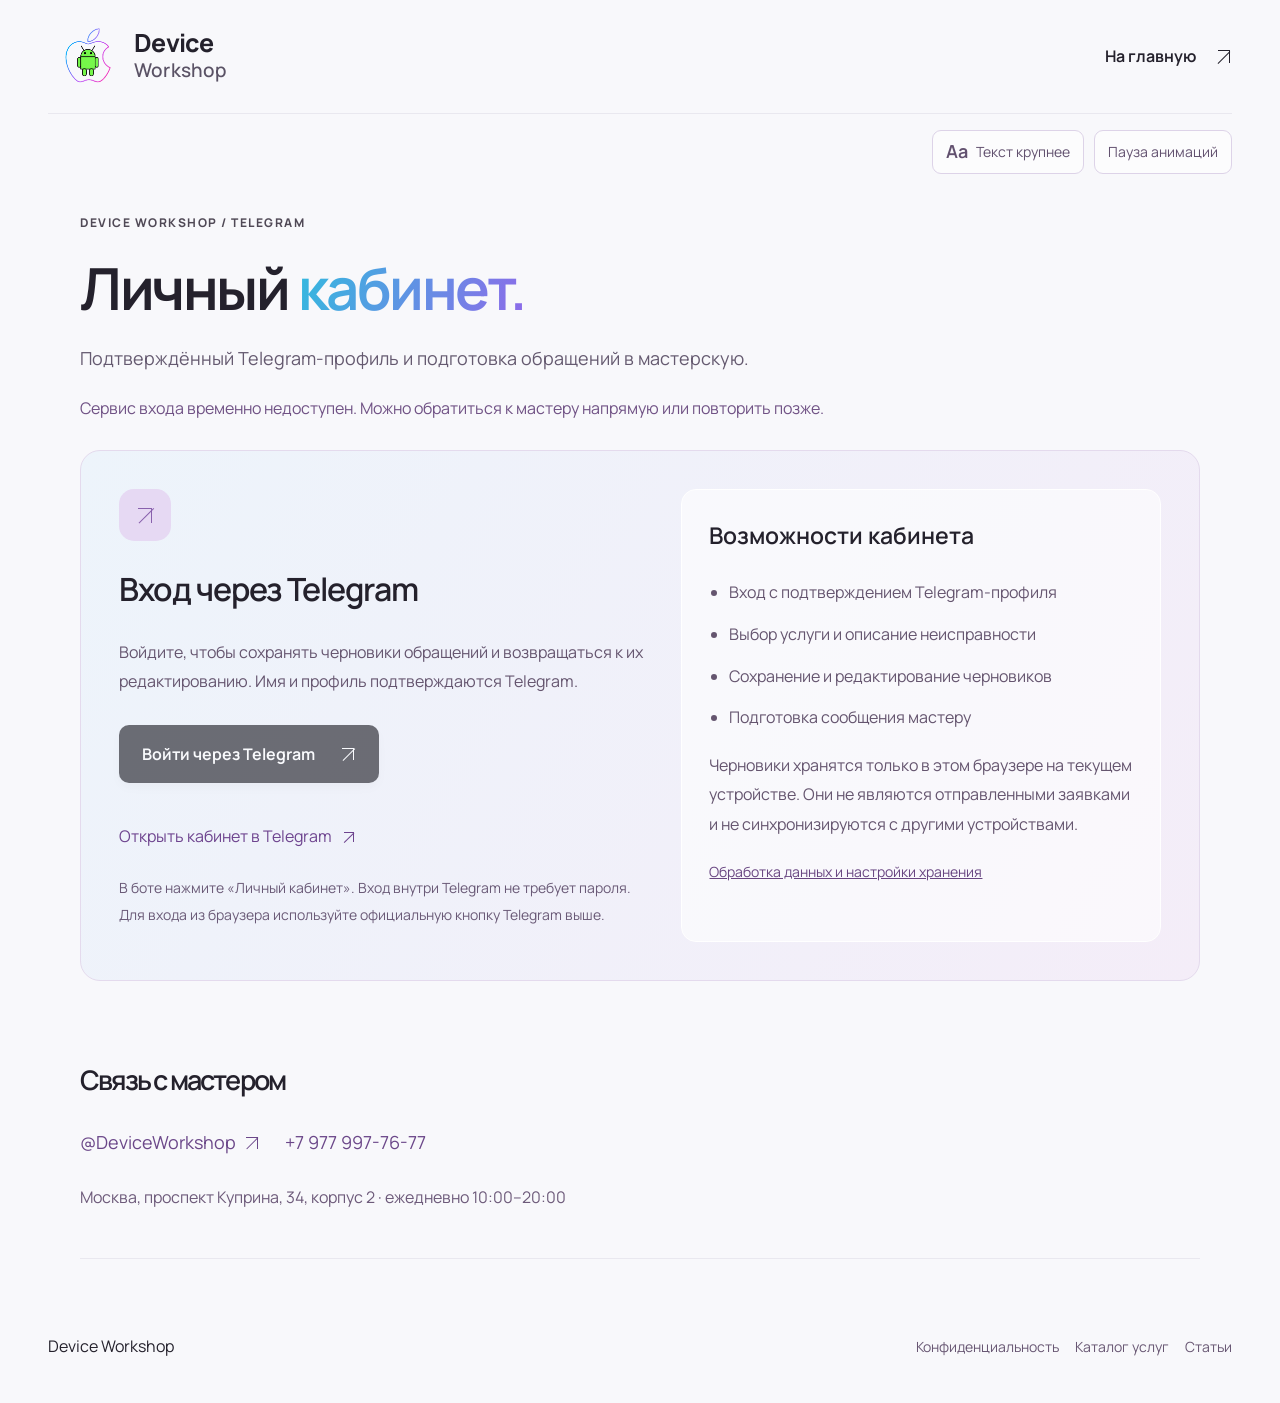
<file: account.html>
<!doctype html>
<html lang="ru">
<head>
  <meta charset="utf-8">
  <meta name="viewport" content="width=device-width,initial-scale=1">
  <meta name="theme-color" content="#f8f8fb">
  <meta name="robots" content="noindex,follow"><link rel="canonical" href="https://trofimmokrov-netizen.github.io/TigranSite/account.html">
  <meta name="description" content="Личный кабинет Device Workshop: вход через Telegram и подготовка обращений к мастеру.">
  <title>Личный кабинет — Device Workshop</title>
  <link rel="icon" href="assets/brand/logo.png" type="image/png">
  <link rel="stylesheet" href="styles.css"><link rel="stylesheet" href="layout.css"><link rel="stylesheet" href="extra.css"><link rel="stylesheet" href="presentation.css"><link rel="stylesheet" href="readability.css"><link rel="stylesheet" href="live-diagrams.css"><link rel="stylesheet" href="account.css">
  <script src="https://telegram.org/js/telegram-web-app.js" defer></script>
  <script src="account.js" defer></script><script src="motion.js" defer></script>
</head>
<body>
  <header class="header shell"><a class="brand" href="index.html"><img class="brand-logo" src="assets/brand/logo.png" alt="" width="96" height="96"><span class="brand-wordmark"><span class="brand-name">Device</span><span class="brand-sub">Workshop</span></span></a><a class="text-link account-home" href="index.html">На главную <span class="arrow-icon" aria-hidden="true"></span></a></header>
  <main class="account-shell shell">
    <div class="account-heading"><div class="eyebrow">DEVICE WORKSHOP / TELEGRAM</div><h1>Личный <span class="gradient-text">кабинет.</span></h1><p>Подтверждённый Telegram-профиль и подготовка обращений в мастерскую.</p></div>
    <p id="account-status" class="account-status" role="status" aria-live="polite">Проверка доступности входа…</p>
    <section id="account-guest" class="account-guest" aria-labelledby="login-heading">
      <div><span class="account-symbol" aria-hidden="true"><span class="arrow-icon"></span></span><h2 id="login-heading">Вход через Telegram</h2><p>Войдите, чтобы сохранять черновики обращений и возвращаться к их редактированию. Имя и профиль подтверждаются Telegram.</p><button id="load-login" class="button button-dark" type="button" disabled>Войти через Telegram <span class="arrow-icon" aria-hidden="true"></span></button><div id="telegram-login-widget" class="telegram-login-widget"></div><a class="account-telegram-link" href="https://t.me/DeviceWorkshop_bot?start=account" target="_blank" rel="noopener noreferrer">Открыть кабинет в Telegram <span class="arrow-icon" aria-hidden="true"></span></a><p class="account-help">В боте нажмите «Личный кабинет». Вход внутри Telegram не требует пароля. Для входа из браузера используйте официальную кнопку Telegram выше.</p></div>
      <aside class="account-scope"><h3>Возможности кабинета</h3><ul><li>Вход с подтверждением Telegram-профиля</li><li>Выбор услуги и описание неисправности</li><li>Сохранение и редактирование черновиков</li><li>Подготовка сообщения мастеру</li></ul><p>Черновики хранятся только в этом браузере на текущем устройстве. Они не являются отправленными заявками и не синхронизируются с другими устройствами.</p><a href="privacy.html">Обработка данных и настройки хранения</a></aside>
    </section>
    <section id="account-dashboard" hidden aria-label="Профиль и черновики">
      <div class="account-profile"><div class="profile-avatar" aria-hidden="true"></div><div class="profile-info"><span class="profile-verified">Профиль подтверждён Telegram</span><h2 id="profile-name"></h2><p id="profile-username"></p></div><button id="account-logout" class="button button-light" type="button">Выйти</button></div>
      <div class="account-workspace"><section class="account-editor" aria-labelledby="editor-heading"><div class="eyebrow">ОБРАЩЕНИЕ В МАСТЕРСКУЮ</div><h2 id="editor-heading">Новый черновик</h2><form id="draft-form"><label for="draft-service">Услуга</label><select id="draft-service" name="service" required><option value="">Выберите услугу</option></select><label for="draft-device">Устройство или задача <span aria-hidden="true">*</span></label><input id="draft-device" name="device" maxlength="120" required placeholder="Например: iPhone 13, замена экрана"><label for="draft-details">Описание</label><textarea id="draft-details" name="details" maxlength="1500" rows="5" placeholder="Укажите симптомы неисправности или требования к услуге"></textarea><p class="account-help">Не указывайте пароли, коды входа, документы и банковские реквизиты. Стоимость и время визита согласуются с мастером.</p><div class="draft-form-actions"><button class="button button-dark" type="submit">Сохранить черновик</button><button class="button button-light" id="prepare-draft" type="button">Сообщение мастеру <span class="arrow-icon" aria-hidden="true"></span></button><button class="draft-reset" type="reset">Очистить форму</button></div></form><p id="draft-status" class="account-status" role="status" aria-live="polite"></p><div id="draft-message" hidden><label for="draft-message-text">Текст обращения</label><textarea id="draft-message-text" rows="8" readonly></textarea><button class="button button-light" id="copy-draft-message" type="button">Скопировать сообщение</button><a id="open-draft-chat" class="text-link" href="https://t.me/DeviceWorkshop" target="_blank" rel="noopener noreferrer">Открыть чат мастера <span class="arrow-icon" aria-hidden="true"></span></a><p class="account-help">Для отправки нажмите «Отправить» в Telegram. Сайт не может подтвердить отправку сообщения и запись на ремонт.</p></div></section>
      <aside class="account-drafts" aria-labelledby="drafts-heading"><div class="eyebrow">ТЕКУЩЕЕ УСТРОЙСТВО</div><h2 id="drafts-heading">Мои черновики <span id="draft-count">0</span></h2><p class="account-help">Сохранённые обращения доступны в этом браузере. После очистки данных браузера они будут удалены. Максимум — 20 черновиков.</p><div id="draft-list"></div><p id="draft-empty" class="draft-empty">Сохранённых черновиков пока нет. Выберите услугу и заполните форму.</p><div id="draft-undo" hidden><span>Черновик удалён.</span><button type="button">Отменить удаление</button></div></aside></div>
    </section>
    <section class="account-contact"><h2>Связь с мастером</h2><a href="https://t.me/DeviceWorkshop" target="_blank" rel="noopener noreferrer">@DeviceWorkshop <span class="arrow-icon" aria-hidden="true"></span></a><a href="tel:+79779977677">+7 977 997-76-77</a><p>Москва, проспект Куприна, 34, корпус 2 · ежедневно 10:00–20:00</p></section>
  </main>
  <footer class="footer shell"><a href="index.html">Device Workshop</a><div class="legal-links"><a href="privacy.html">Конфиденциальность</a><a href="miniapp.html">Каталог услуг</a><a href="articles.html">Статьи</a></div></footer>
</body>
</html>
</file>
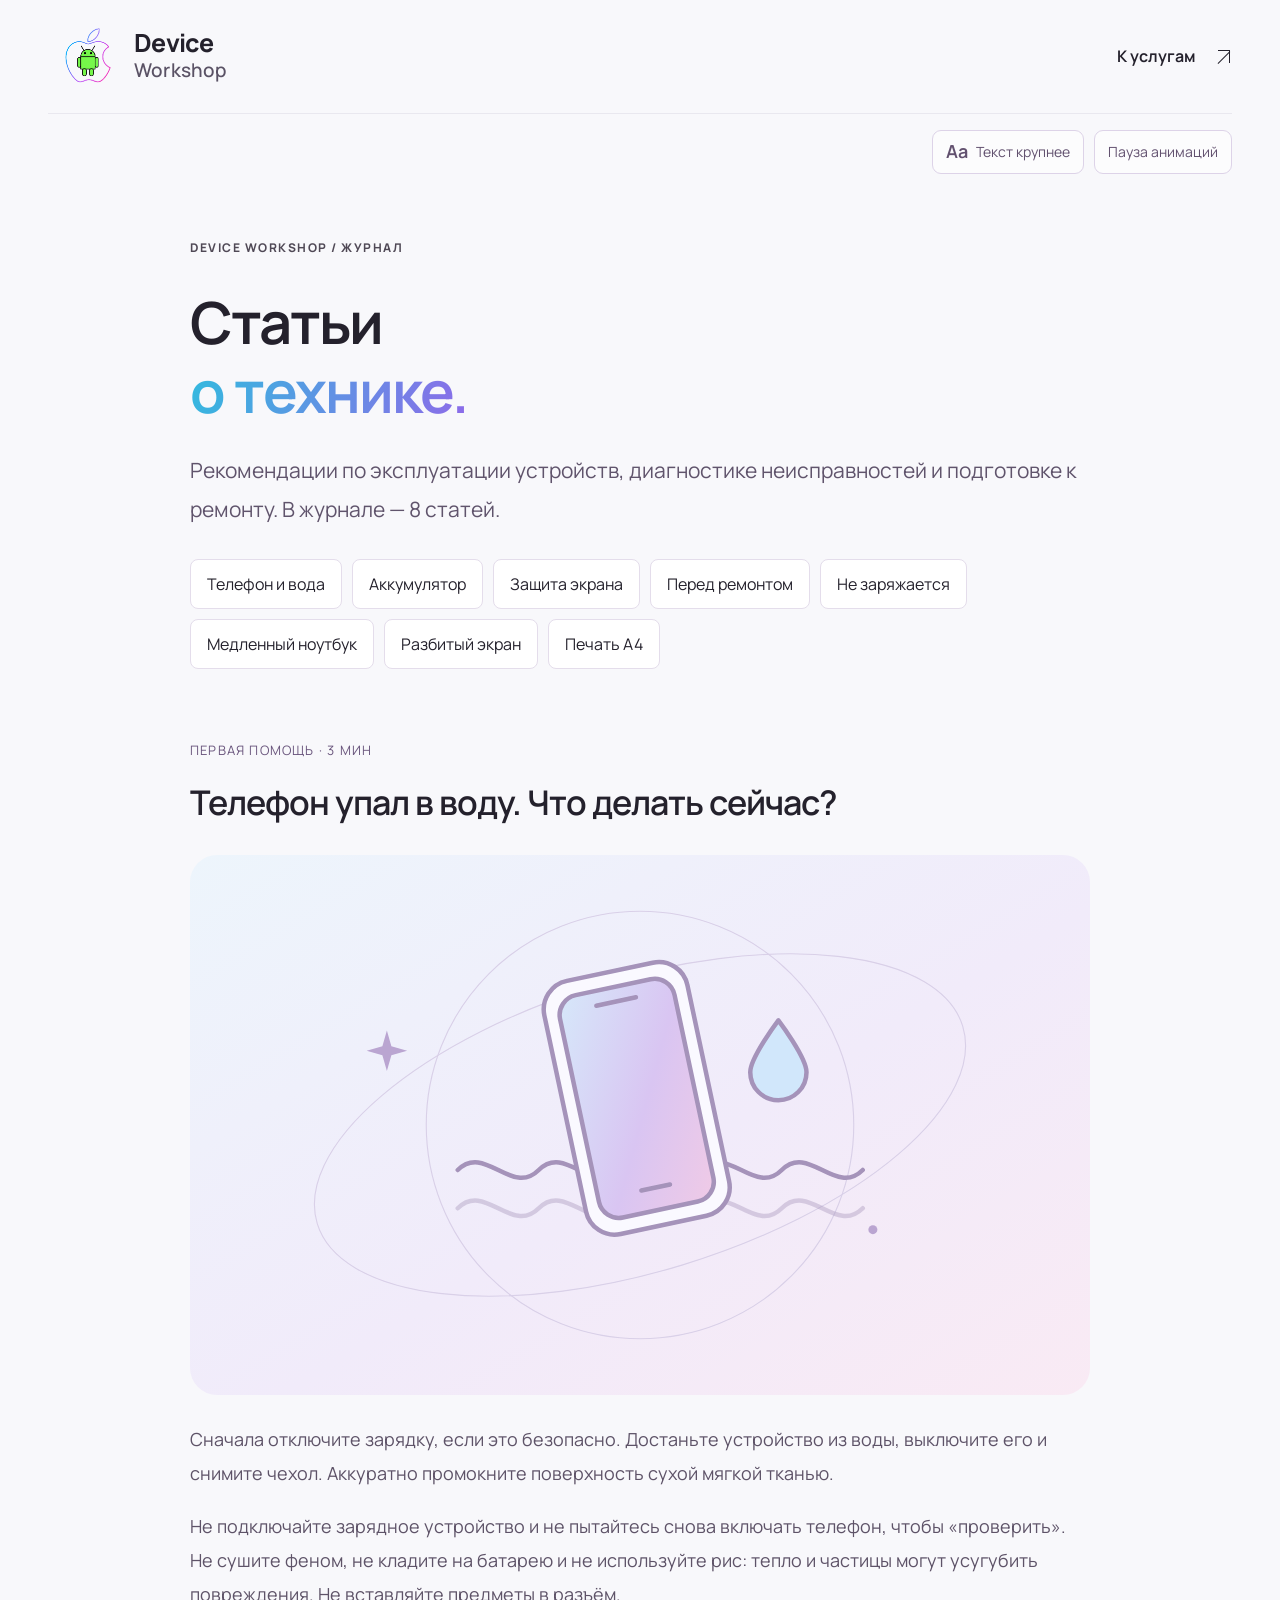
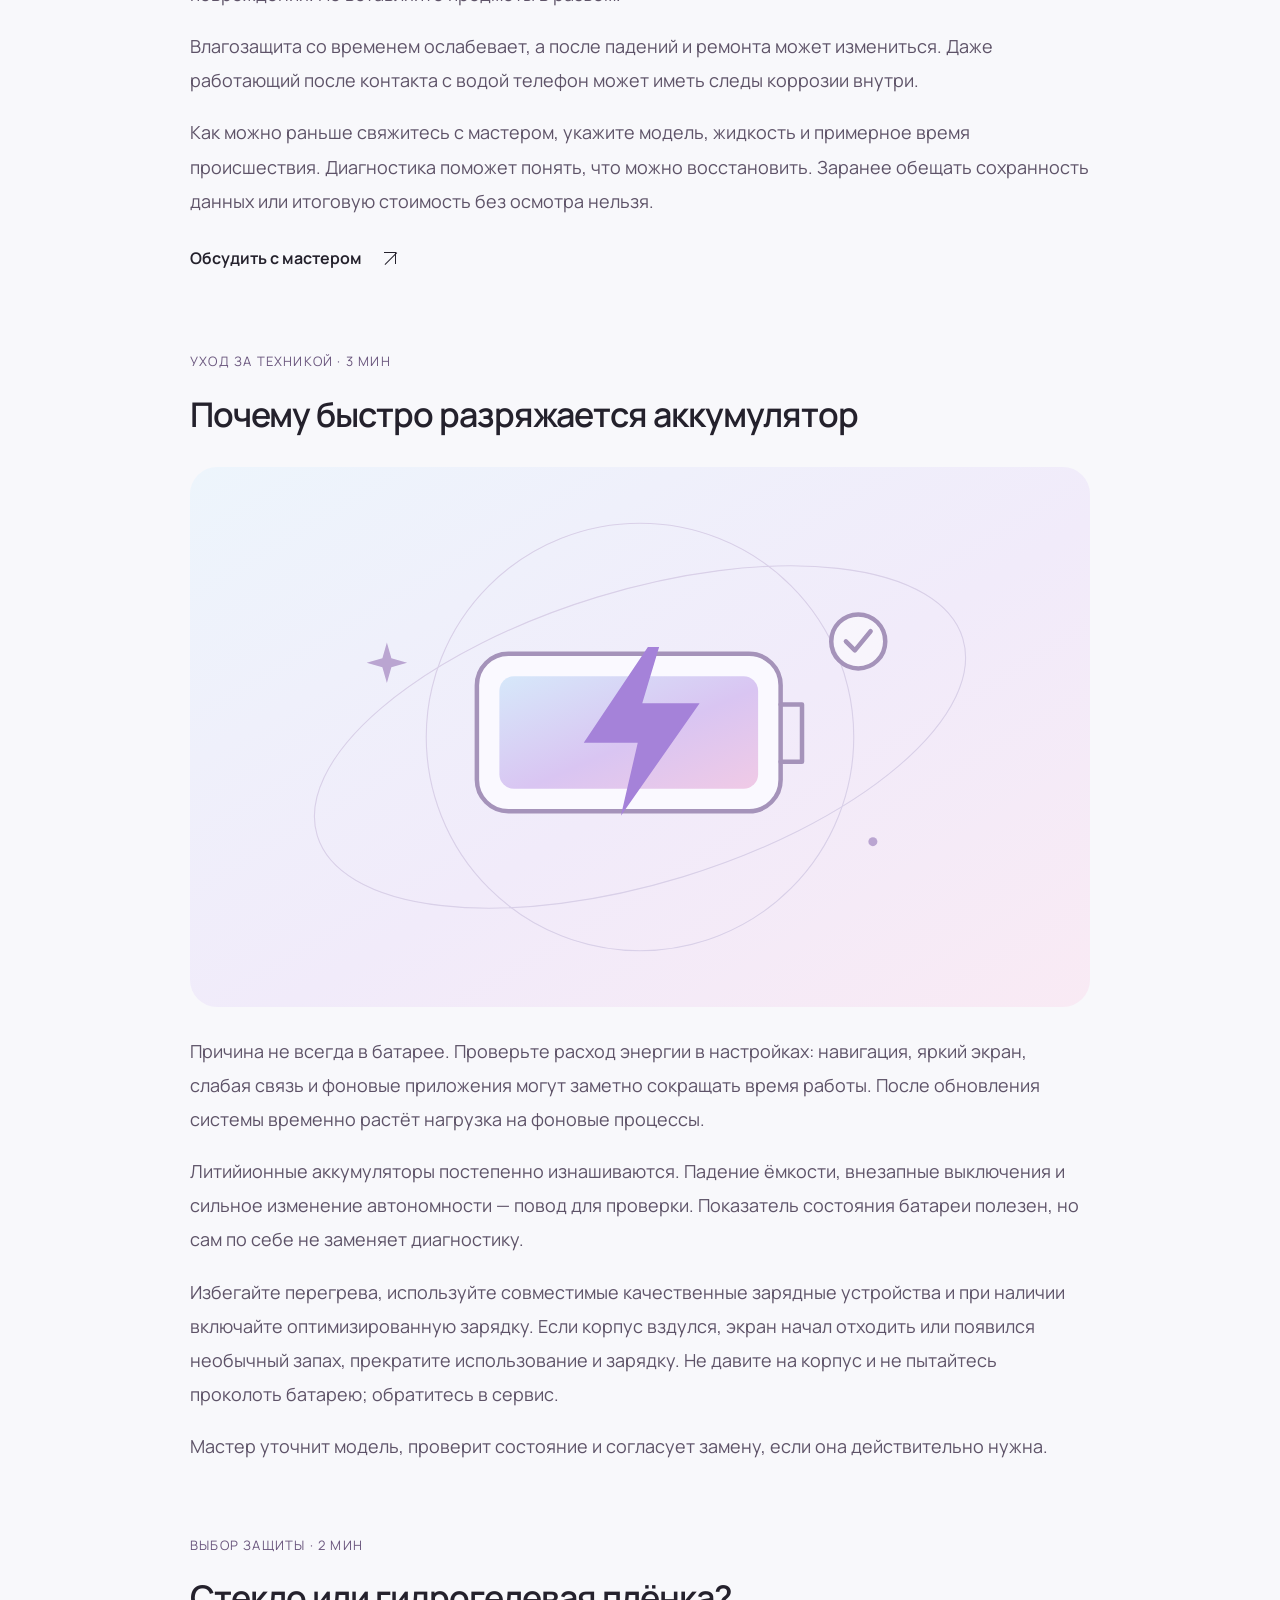
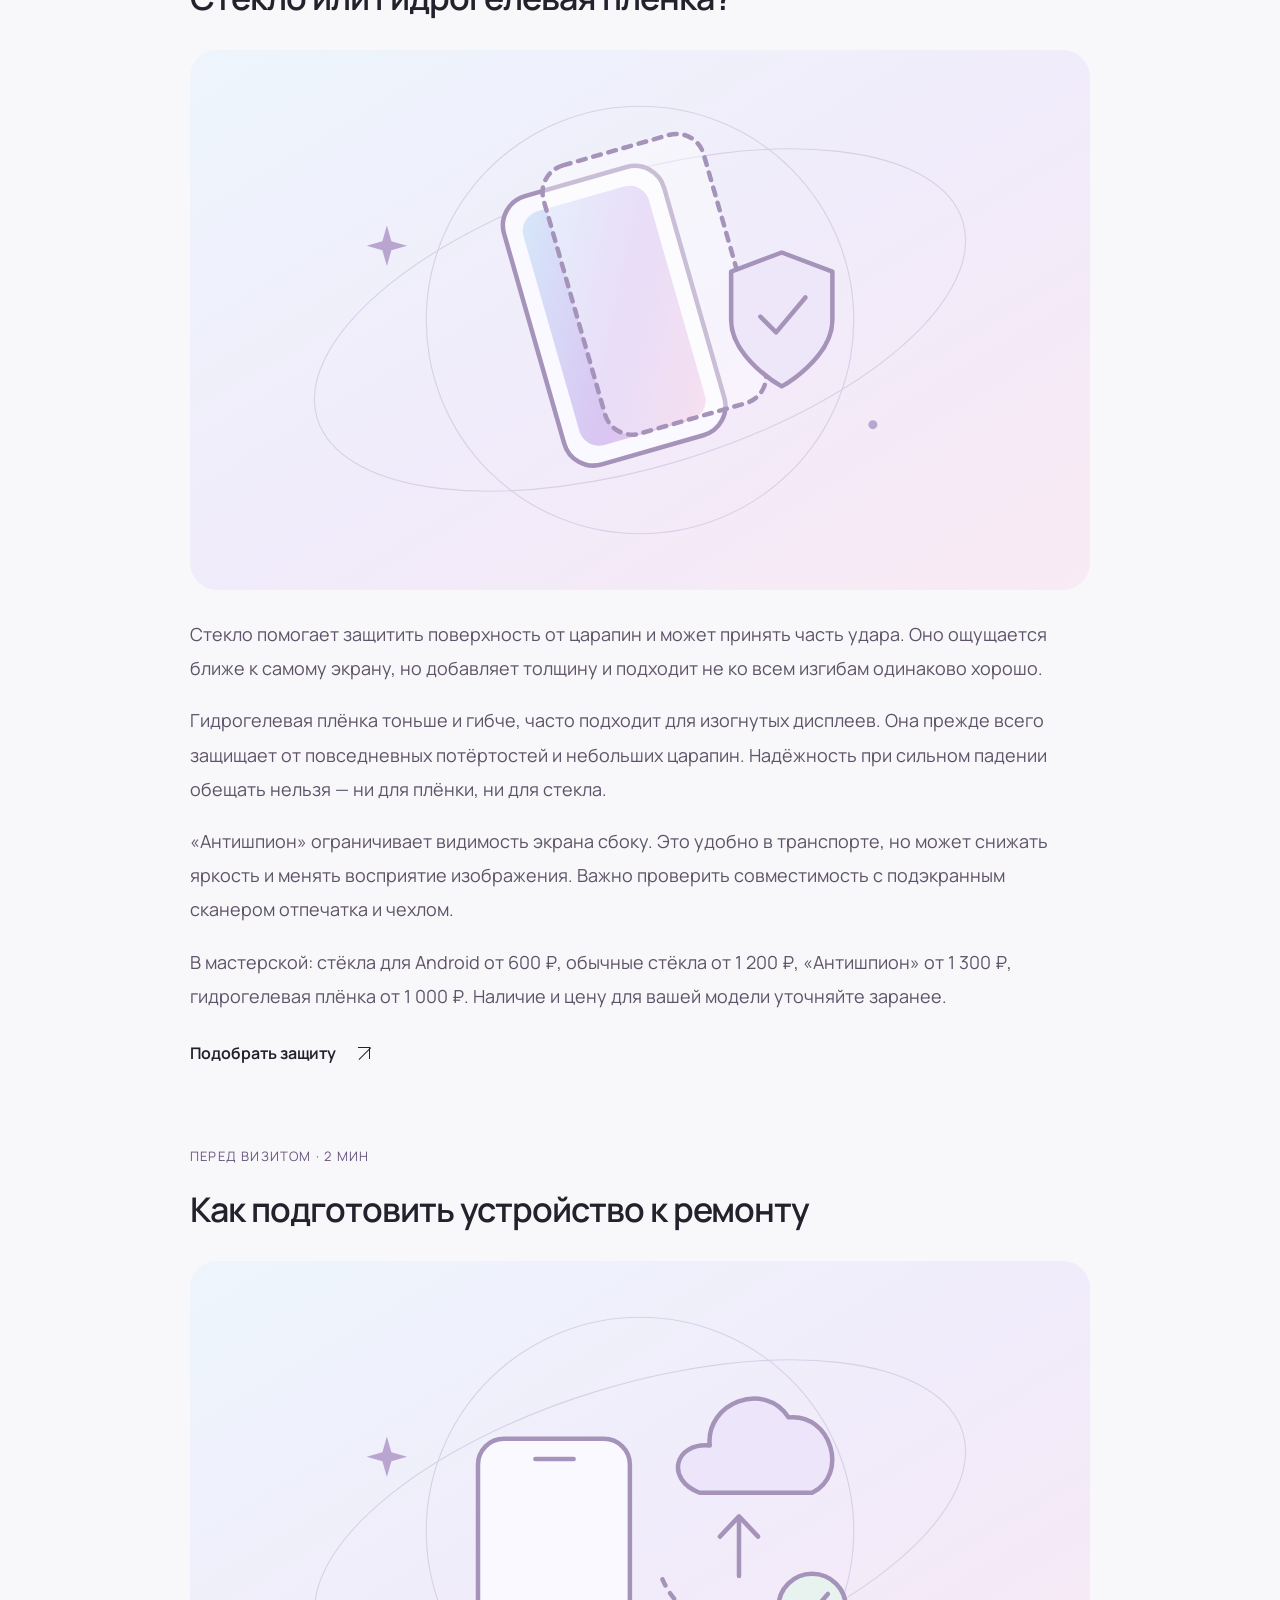
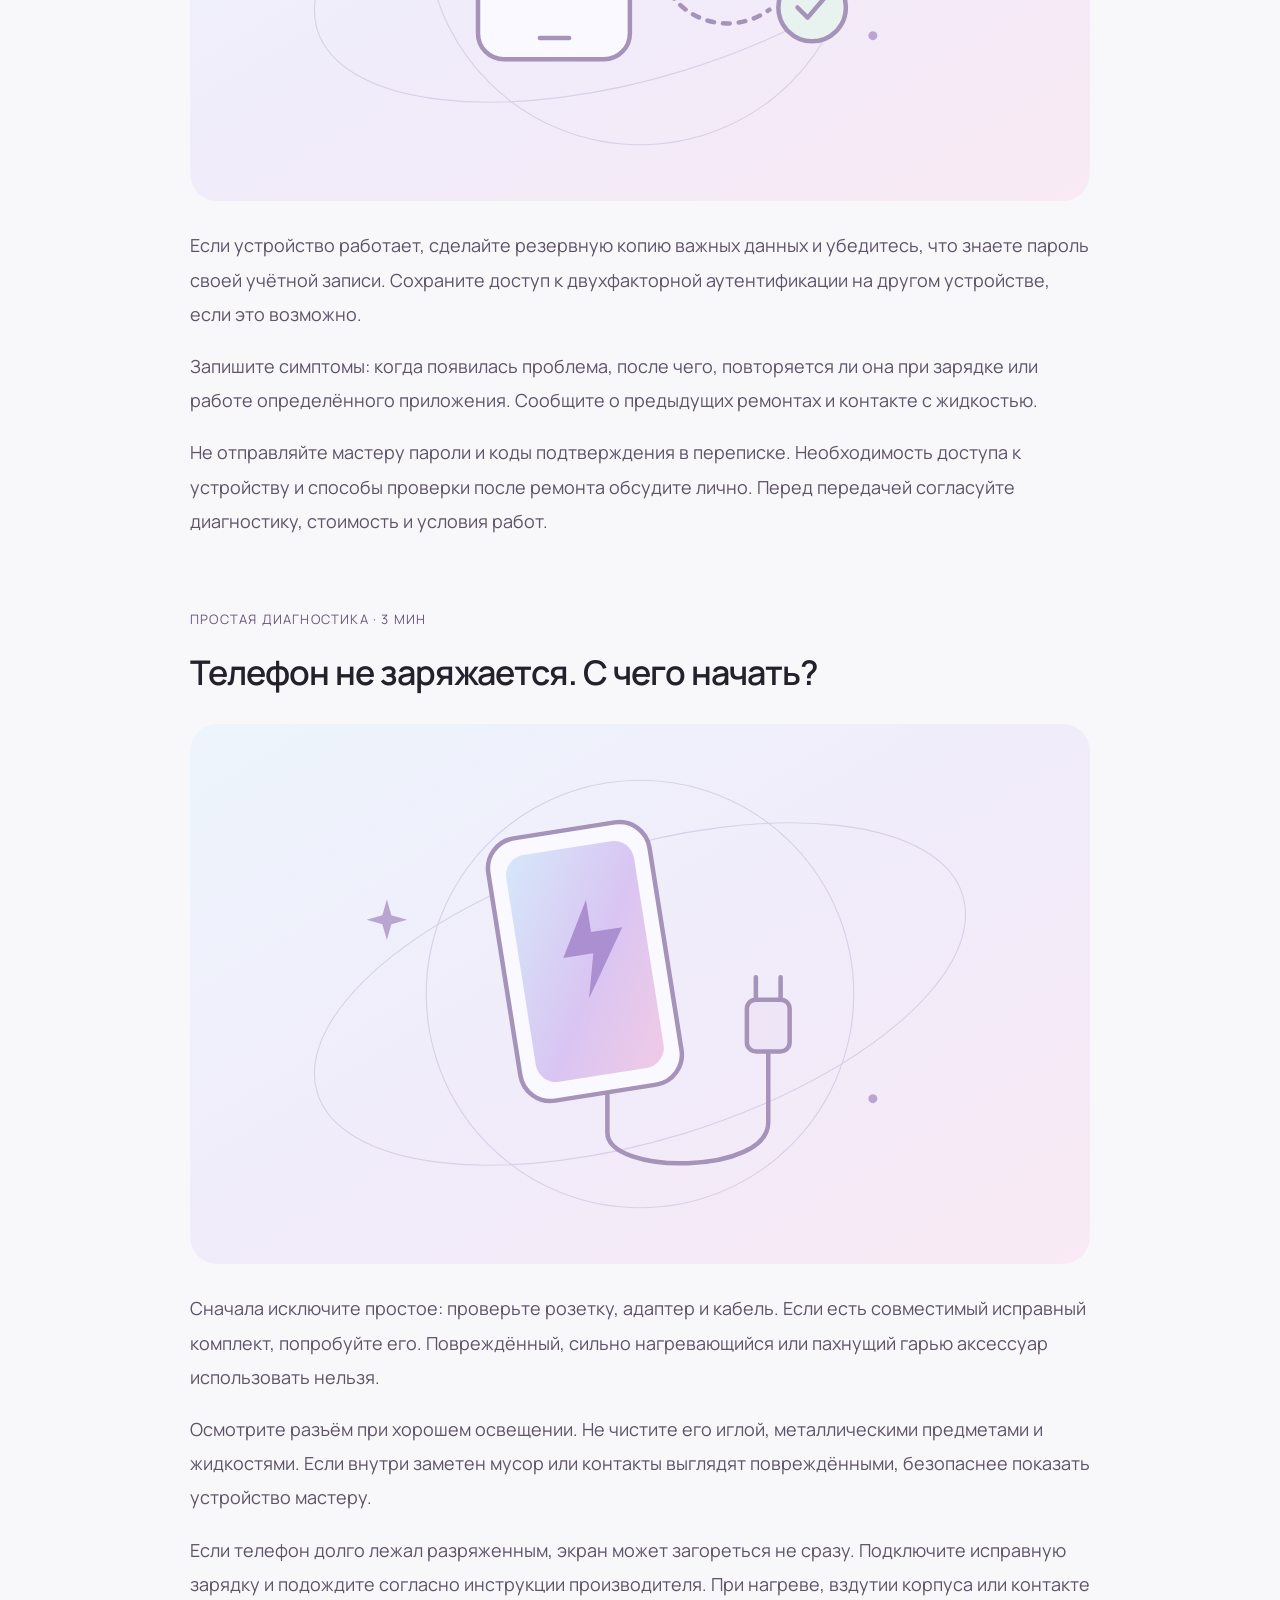
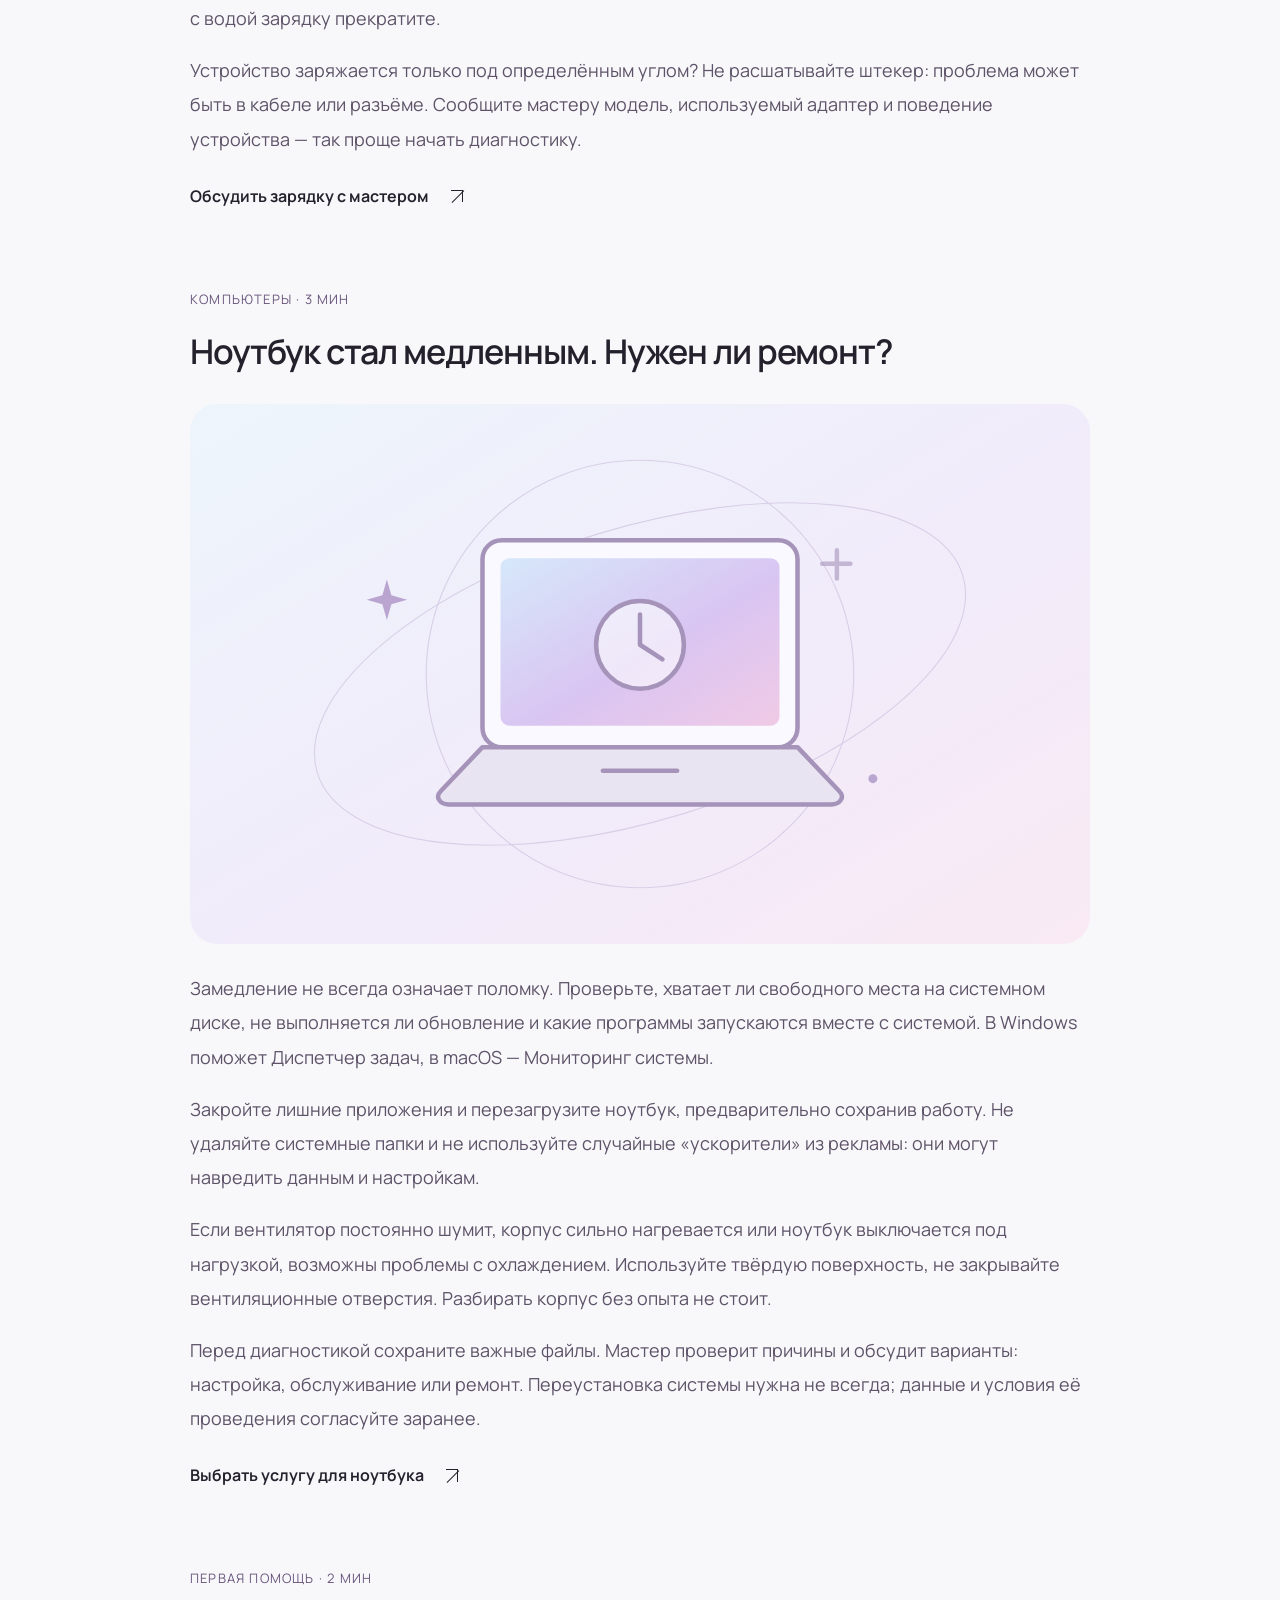
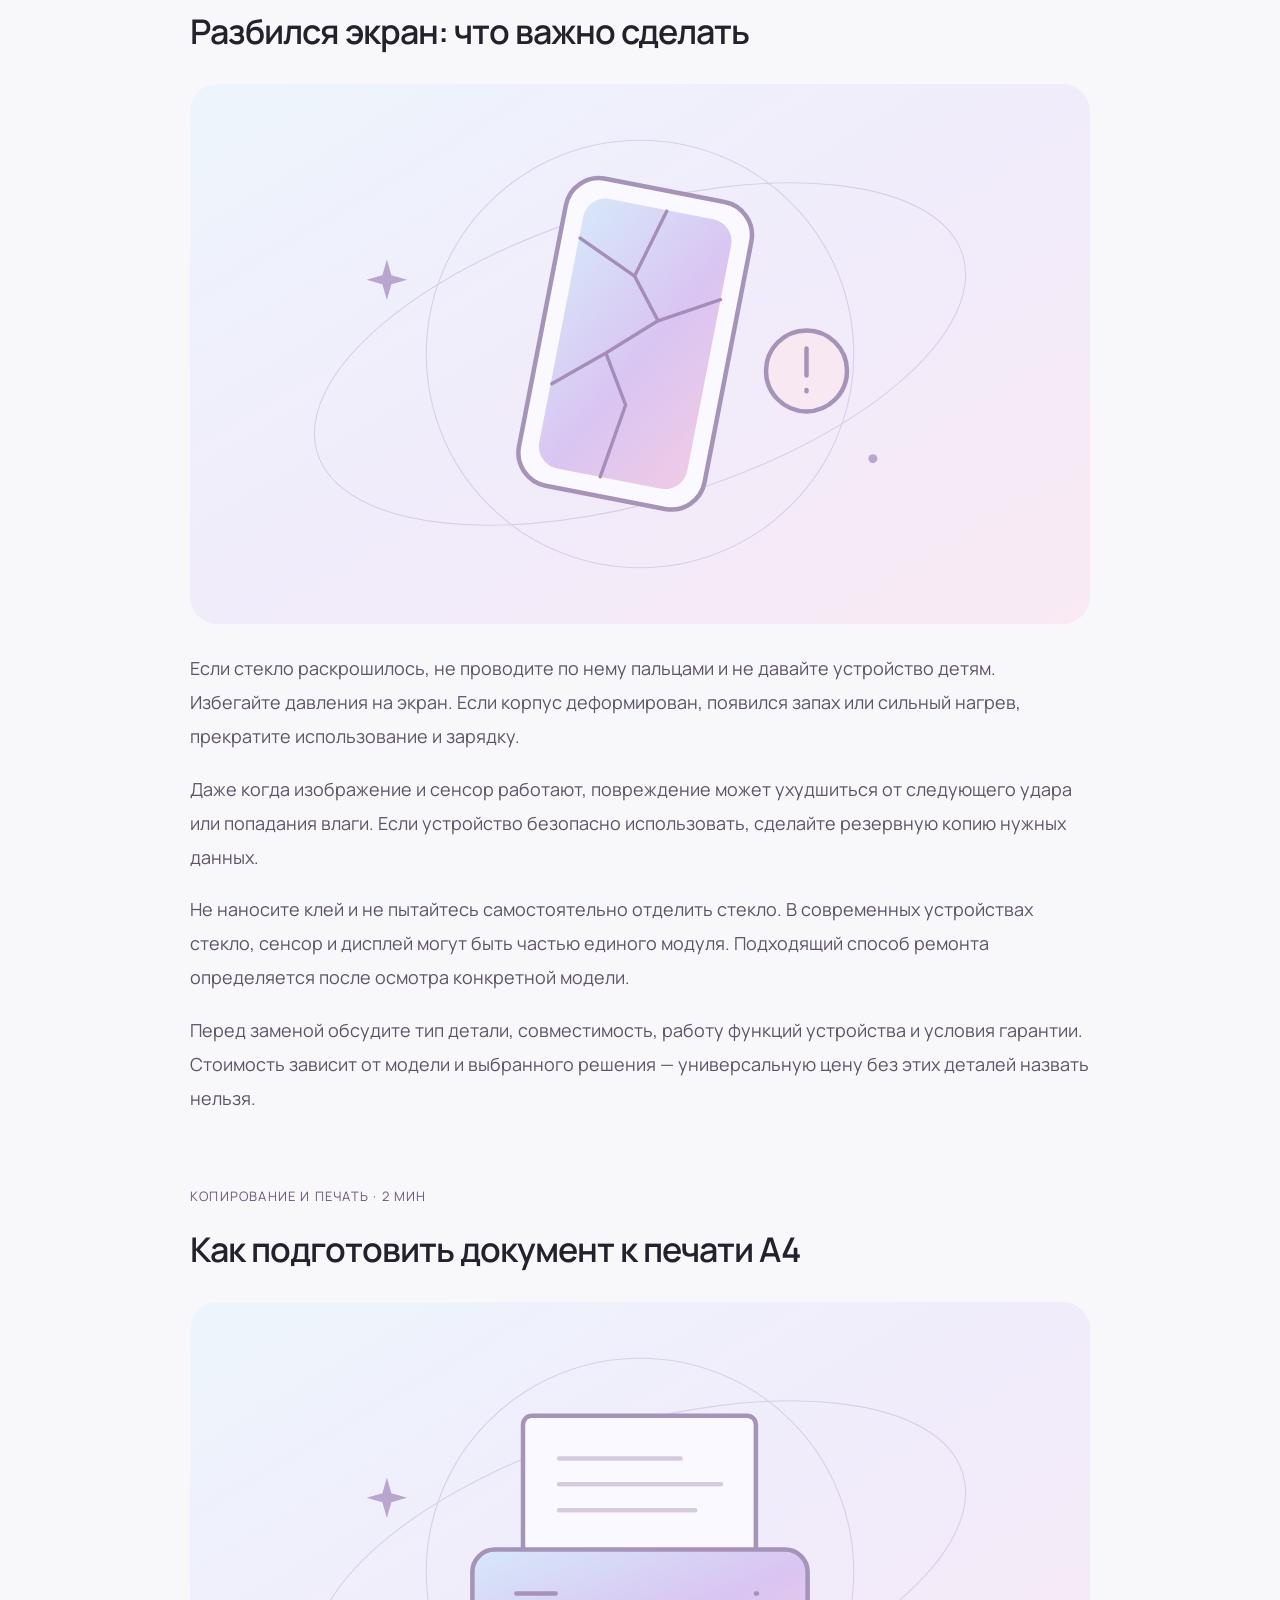
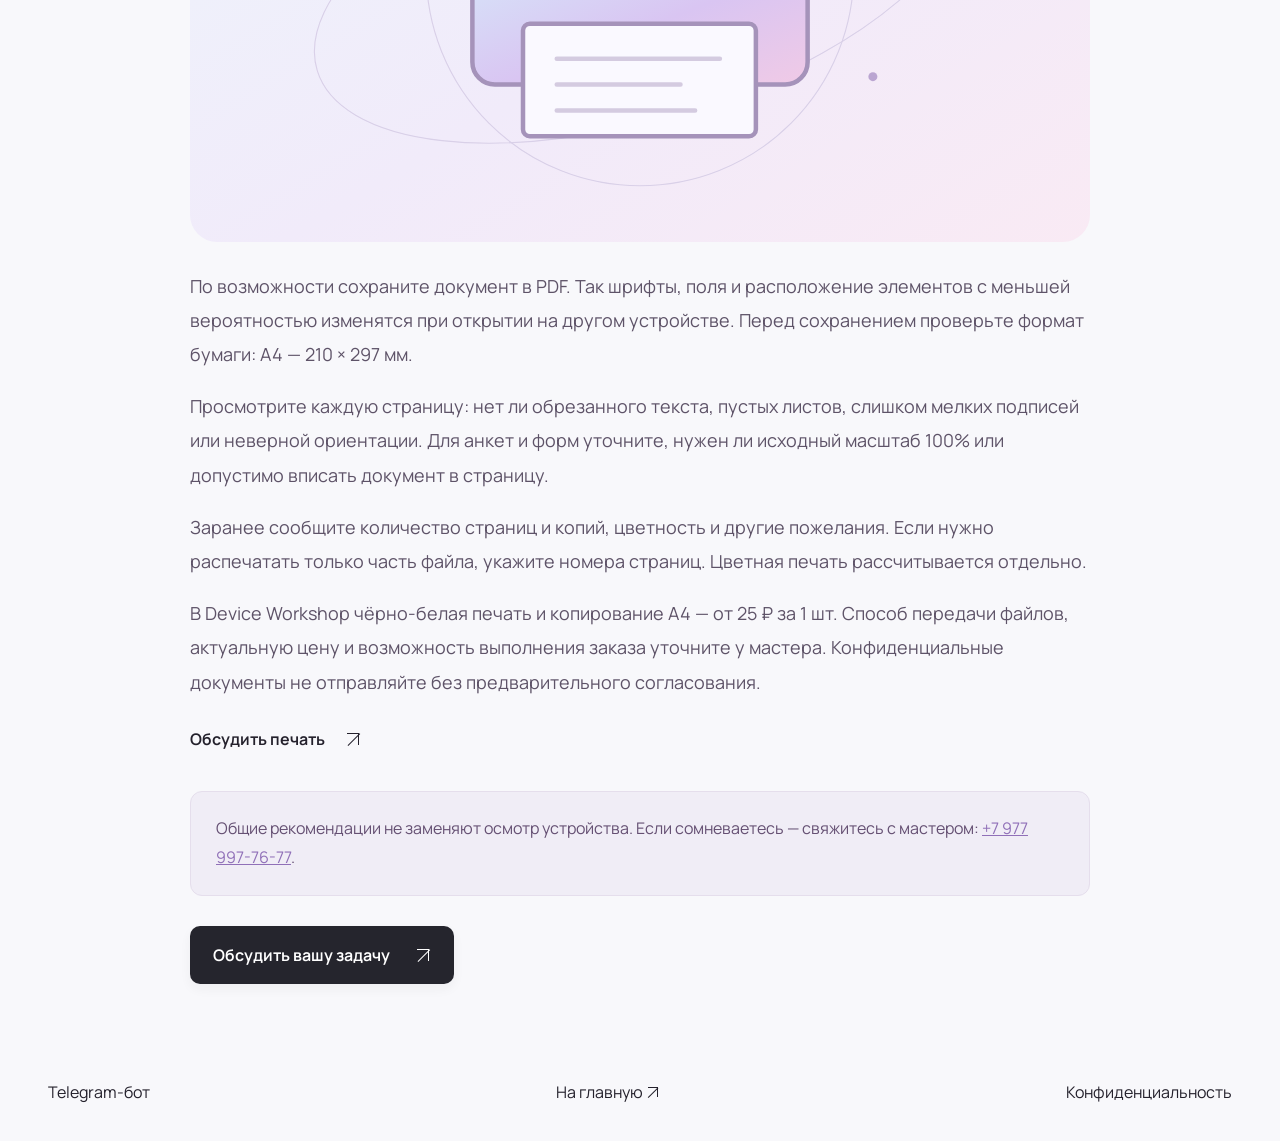
<file: articles.html>
<!doctype html><html lang="ru"><head><meta charset="utf-8"><meta name="viewport" content="width=device-width,initial-scale=1"><title>Журнал Device Workshop — советы по ремонту и уходу за техникой</title><link rel="icon" href="assets/brand/logo.png"><link rel="stylesheet" href="styles.css"><link rel="stylesheet" href="layout.css"><link rel="stylesheet" href="extra.css"><link rel="stylesheet" href="presentation.css"><link rel="stylesheet" href="readability.css"><script src="motion.js" defer></script>
<meta name="description" content="8 статей о телефонах и ноутбуках: вода, аккумулятор, защита экрана, зарядка, резервные копии и подготовка документов к печати А4.">
<link rel="canonical" href="https://trofimmokrov-netizen.github.io/TigranSite/articles.html">
<meta name="robots" content="index,follow,max-image-preview:large">
<meta name="geo.region" content="RU-MOW">
<meta name="geo.placename" content="Москва, проспект Куприна, 34, корпус 2">
<meta property="og:locale" content="ru_RU">
<meta property="og:type" content="website">
<meta property="og:site_name" content="Device Workshop">
<meta property="og:title" content="Журнал Device Workshop — советы по ремонту и уходу за техникой">
<meta property="og:description" content="8 статей о телефонах и ноутбуках: вода, аккумулятор, защита экрана, зарядка, резервные копии и подготовка документов к печати А4.">
<meta property="og:url" content="https://trofimmokrov-netizen.github.io/TigranSite/articles.html">
<meta property="og:image" content="https://trofimmokrov-netizen.github.io/TigranSite/assets/og-cover.png">
<meta property="og:image:width" content="1200">
<meta property="og:image:height" content="630">
<meta property="og:image:alt" content="Device Workshop — ремонт техники в Москве, проспект Куприна, 34, корпус 2">
<meta name="twitter:card" content="summary_large_image">
<meta name="twitter:title" content="Журнал Device Workshop — советы по ремонту и уходу за техникой">
<meta name="twitter:description" content="8 статей о телефонах и ноутбуках: вода, аккумулятор, защита экрана, зарядка, резервные копии и подготовка документов к печати А4.">
<meta name="twitter:image" content="https://trofimmokrov-netizen.github.io/TigranSite/assets/og-cover.png">
<script type="application/ld+json">{"@context":"https://schema.org","@type":"CollectionPage","@id":"https://trofimmokrov-netizen.github.io/TigranSite/articles.html","name":"Журнал Device Workshop","inLanguage":"ru-RU","url":"https://trofimmokrov-netizen.github.io/TigranSite/articles.html","hasPart":[{"@type":"Article","headline":"Телефон упал в воду. Что делать сейчас?","url":"https://trofimmokrov-netizen.github.io/TigranSite/articles.html#water","image":"https://trofimmokrov-netizen.github.io/TigranSite/assets/journal/water.svg","inLanguage":"ru-RU","dateModified":"2026-11-03","publisher":{"@type":"Organization","name":"Device Workshop","url":"https://trofimmokrov-netizen.github.io/TigranSite/","logo":{"@type":"ImageObject","url":"https://trofimmokrov-netizen.github.io/TigranSite/assets/brand/logo.png"}}},{"@type":"Article","headline":"Почему быстро разряжается аккумулятор","url":"https://trofimmokrov-netizen.github.io/TigranSite/articles.html#battery","image":"https://trofimmokrov-netizen.github.io/TigranSite/assets/journal/battery.svg","inLanguage":"ru-RU","dateModified":"2026-11-03","publisher":{"@type":"Organization","name":"Device Workshop","url":"https://trofimmokrov-netizen.github.io/TigranSite/","logo":{"@type":"ImageObject","url":"https://trofimmokrov-netizen.github.io/TigranSite/assets/brand/logo.png"}}},{"@type":"Article","headline":"Стекло или гидрогелевая плёнка?","url":"https://trofimmokrov-netizen.github.io/TigranSite/articles.html#protection","image":"https://trofimmokrov-netizen.github.io/TigranSite/assets/journal/protection.svg","inLanguage":"ru-RU","dateModified":"2026-11-03","publisher":{"@type":"Organization","name":"Device Workshop","url":"https://trofimmokrov-netizen.github.io/TigranSite/","logo":{"@type":"ImageObject","url":"https://trofimmokrov-netizen.github.io/TigranSite/assets/brand/logo.png"}}},{"@type":"Article","headline":"Как подготовить устройство к ремонту","url":"https://trofimmokrov-netizen.github.io/TigranSite/articles.html#backup","image":"https://trofimmokrov-netizen.github.io/TigranSite/assets/journal/backup.svg","inLanguage":"ru-RU","dateModified":"2026-11-03","publisher":{"@type":"Organization","name":"Device Workshop","url":"https://trofimmokrov-netizen.github.io/TigranSite/","logo":{"@type":"ImageObject","url":"https://trofimmokrov-netizen.github.io/TigranSite/assets/brand/logo.png"}}},{"@type":"Article","headline":"Телефон не заряжается. С чего начать?","url":"https://trofimmokrov-netizen.github.io/TigranSite/articles.html#charging","image":"https://trofimmokrov-netizen.github.io/TigranSite/assets/journal/charging.svg","inLanguage":"ru-RU","dateModified":"2026-11-03","publisher":{"@type":"Organization","name":"Device Workshop","url":"https://trofimmokrov-netizen.github.io/TigranSite/","logo":{"@type":"ImageObject","url":"https://trofimmokrov-netizen.github.io/TigranSite/assets/brand/logo.png"}}},{"@type":"Article","headline":"Ноутбук стал медленным. Нужен ли ремонт?","url":"https://trofimmokrov-netizen.github.io/TigranSite/articles.html#laptop","image":"https://trofimmokrov-netizen.github.io/TigranSite/assets/journal/laptop.svg","inLanguage":"ru-RU","dateModified":"2026-11-03","publisher":{"@type":"Organization","name":"Device Workshop","url":"https://trofimmokrov-netizen.github.io/TigranSite/","logo":{"@type":"ImageObject","url":"https://trofimmokrov-netizen.github.io/TigranSite/assets/brand/logo.png"}}},{"@type":"Article","headline":"Разбился экран: что важно сделать","url":"https://trofimmokrov-netizen.github.io/TigranSite/articles.html#display","image":"https://trofimmokrov-netizen.github.io/TigranSite/assets/journal/display.svg","inLanguage":"ru-RU","dateModified":"2026-11-03","publisher":{"@type":"Organization","name":"Device Workshop","url":"https://trofimmokrov-netizen.github.io/TigranSite/","logo":{"@type":"ImageObject","url":"https://trofimmokrov-netizen.github.io/TigranSite/assets/brand/logo.png"}}},{"@type":"Article","headline":"Как подготовить документ к печати А4","url":"https://trofimmokrov-netizen.github.io/TigranSite/articles.html#printing","image":"https://trofimmokrov-netizen.github.io/TigranSite/assets/journal/printing.svg","inLanguage":"ru-RU","dateModified":"2026-11-03","publisher":{"@type":"Organization","name":"Device Workshop","url":"https://trofimmokrov-netizen.github.io/TigranSite/","logo":{"@type":"ImageObject","url":"https://trofimmokrov-netizen.github.io/TigranSite/assets/brand/logo.png"}}}]}</script>
</head><body><header class="header shell"><a class="brand" href="index.html"><img class="brand-logo" src="assets/brand/logo.png" alt="" width="96" height="96" decoding="async"><span class="brand-wordmark"><span class="brand-name">Device</span><span class="brand-sub">Workshop</span></span></a><a class="text-link" href="miniapp.html">К услугам <span class="arrow-icon" aria-hidden="true"></span></a></header><main class="reading-page shell"><div class="eyebrow">DEVICE WORKSHOP / ЖУРНАЛ</div><h1>Статьи<br><span class="gradient-text">о технике.</span></h1><p class="reading-lead">Рекомендации по эксплуатации устройств, диагностике неисправностей и подготовке к ремонту. В журнале — 8 статей.</p><nav class="reading-nav" aria-label="Темы журнала"><a href="#water">Телефон и вода</a><a href="#battery">Аккумулятор</a><a href="#protection">Защита экрана</a><a href="#backup">Перед ремонтом</a><a href="#charging">Не заряжается</a><a href="#laptop">Медленный ноутбук</a><a href="#display">Разбитый экран</a><a href="#printing">Печать А4</a></nav><article id="water"><span class="article-kicker">ПЕРВАЯ ПОМОЩЬ · 3 МИН</span><h2>Телефон упал в воду. Что делать сейчас?</h2><img class="article-cover" src="assets/journal/water.svg" alt="Иллюстрация: телефон и вода" width="800" height="480" loading="lazy" decoding="async"><p>Сначала отключите зарядку, если это безопасно. Достаньте устройство из воды, выключите его и снимите чехол. Аккуратно промокните поверхность сухой мягкой тканью.</p><p>Не подключайте зарядное устройство и не пытайтесь снова включать телефон, чтобы «проверить». Не сушите феном, не кладите на батарею и не используйте рис: тепло и частицы могут усугубить повреждения. Не вставляйте предметы в разъём.</p><p>Влагозащита со временем ослабевает, а после падений и ремонта может измениться. Даже работающий после контакта с водой телефон может иметь следы коррозии внутри.</p><p>Как можно раньше свяжитесь с мастером, укажите модель, жидкость и примерное время происшествия. Диагностика поможет понять, что можно восстановить. Заранее обещать сохранность данных или итоговую стоимость без осмотра нельзя.</p><a class="text-link" href="https://t.me/DeviceWorkshop">Обсудить с мастером <span class="arrow-icon" aria-hidden="true"></span></a></article><article id="battery"><span class="article-kicker">УХОД ЗА ТЕХНИКОЙ · 3 МИН</span><h2>Почему быстро разряжается аккумулятор</h2><img class="article-cover" src="assets/journal/battery.svg" alt="Иллюстрация: заряд аккумулятора" width="800" height="480" loading="lazy" decoding="async"><p>Причина не всегда в батарее. Проверьте расход энергии в настройках: навигация, яркий экран, слабая связь и фоновые приложения могут заметно сокращать время работы. После обновления системы временно растёт нагрузка на фоновые процессы.</p><p>Литийионные аккумуляторы постепенно изнашиваются. Падение ёмкости, внезапные выключения и сильное изменение автономности — повод для проверки. Показатель состояния батареи полезен, но сам по себе не заменяет диагностику.</p><p>Избегайте перегрева, используйте совместимые качественные зарядные устройства и при наличии включайте оптимизированную зарядку. Если корпус вздулся, экран начал отходить или появился необычный запах, прекратите использование и зарядку. Не давите на корпус и не пытайтесь проколоть батарею; обратитесь в сервис.</p><p>Мастер уточнит модель, проверит состояние и согласует замену, если она действительно нужна.</p></article><article id="protection"><span class="article-kicker">ВЫБОР ЗАЩИТЫ · 2 МИН</span><h2>Стекло или гидрогелевая плёнка?</h2><img class="article-cover" src="assets/journal/protection.svg" alt="Иллюстрация: защита экрана" width="800" height="480" loading="lazy" decoding="async"><p>Стекло помогает защитить поверхность от царапин и может принять часть удара. Оно ощущается ближе к самому экрану, но добавляет толщину и подходит не ко всем изгибам одинаково хорошо.</p><p>Гидрогелевая плёнка тоньше и гибче, часто подходит для изогнутых дисплеев. Она прежде всего защищает от повседневных потёртостей и небольших царапин. Надёжность при сильном падении обещать нельзя — ни для плёнки, ни для стекла.</p><p>«Антишпион» ограничивает видимость экрана сбоку. Это удобно в транспорте, но может снижать яркость и менять восприятие изображения. Важно проверить совместимость с подэкранным сканером отпечатка и чехлом.</p><p>В мастерской: стёкла для Android от 600 ₽, обычные стёкла от 1 200 ₽, «Антишпион» от 1 300 ₽, гидрогелевая плёнка от 1 000 ₽. Наличие и цену для вашей модели уточняйте заранее.</p><a class="text-link" href="miniapp.html">Подобрать защиту <span class="arrow-icon" aria-hidden="true"></span></a></article><article id="backup"><span class="article-kicker">ПЕРЕД ВИЗИТОМ · 2 МИН</span><h2>Как подготовить устройство к ремонту</h2><img class="article-cover" src="assets/journal/backup.svg" alt="Иллюстрация: резервная копия данных" width="800" height="480" loading="lazy" decoding="async"><p>Если устройство работает, сделайте резервную копию важных данных и убедитесь, что знаете пароль своей учётной записи. Сохраните доступ к двухфакторной аутентификации на другом устройстве, если это возможно.</p><p>Запишите симптомы: когда появилась проблема, после чего, повторяется ли она при зарядке или работе определённого приложения. Сообщите о предыдущих ремонтах и контакте с жидкостью.</p><p>Не отправляйте мастеру пароли и коды подтверждения в переписке. Необходимость доступа к устройству и способы проверки после ремонта обсудите лично. Перед передачей согласуйте диагностику, стоимость и условия работ.</p></article><article id="charging"><span class="article-kicker">ПРОСТАЯ ДИАГНОСТИКА · 3 МИН</span><h2>Телефон не заряжается. С чего начать?</h2><img class="article-cover" src="assets/journal/charging.svg" alt="Иллюстрация: телефон и зарядный кабель" width="800" height="480" loading="lazy" decoding="async"><p>Сначала исключите простое: проверьте розетку, адаптер и кабель. Если есть совместимый исправный комплект, попробуйте его. Повреждённый, сильно нагревающийся или пахнущий гарью аксессуар использовать нельзя.</p><p>Осмотрите разъём при хорошем освещении. Не чистите его иглой, металлическими предметами и жидкостями. Если внутри заметен мусор или контакты выглядят повреждёнными, безопаснее показать устройство мастеру.</p><p>Если телефон долго лежал разряженным, экран может загореться не сразу. Подключите исправную зарядку и подождите согласно инструкции производителя. При нагреве, вздутии корпуса или контакте с водой зарядку прекратите.</p><p>Устройство заряжается только под определённым углом? Не расшатывайте штекер: проблема может быть в кабеле или разъёме. Сообщите мастеру модель, используемый адаптер и поведение устройства — так проще начать диагностику.</p><a class="text-link" href="https://t.me/DeviceWorkshop">Обсудить зарядку с мастером <span class="arrow-icon" aria-hidden="true"></span></a></article>
<article id="laptop"><span class="article-kicker">КОМПЬЮТЕРЫ · 3 МИН</span><h2>Ноутбук стал медленным. Нужен ли ремонт?</h2><img class="article-cover" src="assets/journal/laptop.svg" alt="Иллюстрация: ноутбук и время отклика" width="800" height="480" loading="lazy" decoding="async"><p>Замедление не всегда означает поломку. Проверьте, хватает ли свободного места на системном диске, не выполняется ли обновление и какие программы запускаются вместе с системой. В Windows поможет Диспетчер задач, в macOS — Мониторинг системы.</p><p>Закройте лишние приложения и перезагрузите ноутбук, предварительно сохранив работу. Не удаляйте системные папки и не используйте случайные «ускорители» из рекламы: они могут навредить данным и настройкам.</p><p>Если вентилятор постоянно шумит, корпус сильно нагревается или ноутбук выключается под нагрузкой, возможны проблемы с охлаждением. Используйте твёрдую поверхность, не закрывайте вентиляционные отверстия. Разбирать корпус без опыта не стоит.</p><p>Перед диагностикой сохраните важные файлы. Мастер проверит причины и обсудит варианты: настройка, обслуживание или ремонт. Переустановка системы нужна не всегда; данные и условия её проведения согласуйте заранее.</p><a class="text-link" href="miniapp.html">Выбрать услугу для ноутбука <span class="arrow-icon" aria-hidden="true"></span></a></article>
<article id="display"><span class="article-kicker">ПЕРВАЯ ПОМОЩЬ · 2 МИН</span><h2>Разбился экран: что важно сделать</h2><img class="article-cover" src="assets/journal/display.svg" alt="Иллюстрация: повреждение экрана" width="800" height="480" loading="lazy" decoding="async"><p>Если стекло раскрошилось, не проводите по нему пальцами и не давайте устройство детям. Избегайте давления на экран. Если корпус деформирован, появился запах или сильный нагрев, прекратите использование и зарядку.</p><p>Даже когда изображение и сенсор работают, повреждение может ухудшиться от следующего удара или попадания влаги. Если устройство безопасно использовать, сделайте резервную копию нужных данных.</p><p>Не наносите клей и не пытайтесь самостоятельно отделить стекло. В современных устройствах стекло, сенсор и дисплей могут быть частью единого модуля. Подходящий способ ремонта определяется после осмотра конкретной модели.</p><p>Перед заменой обсудите тип детали, совместимость, работу функций устройства и условия гарантии. Стоимость зависит от модели и выбранного решения — универсальную цену без этих деталей назвать нельзя.</p></article>
<article id="printing"><span class="article-kicker">КОПИРОВАНИЕ И ПЕЧАТЬ · 2 МИН</span><h2>Как подготовить документ к печати А4</h2><img class="article-cover" src="assets/journal/printing.svg" alt="Иллюстрация: документы и принтер" width="800" height="480" loading="lazy" decoding="async"><p>По возможности сохраните документ в PDF. Так шрифты, поля и расположение элементов с меньшей вероятностью изменятся при открытии на другом устройстве. Перед сохранением проверьте формат бумаги: А4 — 210 × 297 мм.</p><p>Просмотрите каждую страницу: нет ли обрезанного текста, пустых листов, слишком мелких подписей или неверной ориентации. Для анкет и форм уточните, нужен ли исходный масштаб 100% или допустимо вписать документ в страницу.</p><p>Заранее сообщите количество страниц и копий, цветность и другие пожелания. Если нужно распечатать только часть файла, укажите номера страниц. Цветная печать рассчитывается отдельно.</p><p>В Device Workshop чёрно-белая печать и копирование А4 — от 25 ₽ за 1 шт. Способ передачи файлов, актуальную цену и возможность выполнения заказа уточните у мастера. Конфиденциальные документы не отправляйте без предварительного согласования.</p><a class="text-link" href="https://t.me/DeviceWorkshop">Обсудить печать <span class="arrow-icon" aria-hidden="true"></span></a></article><aside class="document-note">Общие рекомендации не заменяют осмотр устройства. Если сомневаетесь — свяжитесь с мастером: <a href="tel:+79779977677">+7 977 997-76-77</a>.</aside><a class="button button-dark" href="miniapp.html">Обсудить вашу задачу <span class="arrow-icon" aria-hidden="true"></span></a></main><footer class="footer shell"><a href="https://t.me/DeviceWorkshop_bot?start=journal">Telegram-бот</a><a href="index.html">На главную <span class="arrow-icon" aria-hidden="true"></span></a><a href="privacy.html">Конфиденциальность</a></footer></body></html>
</file>
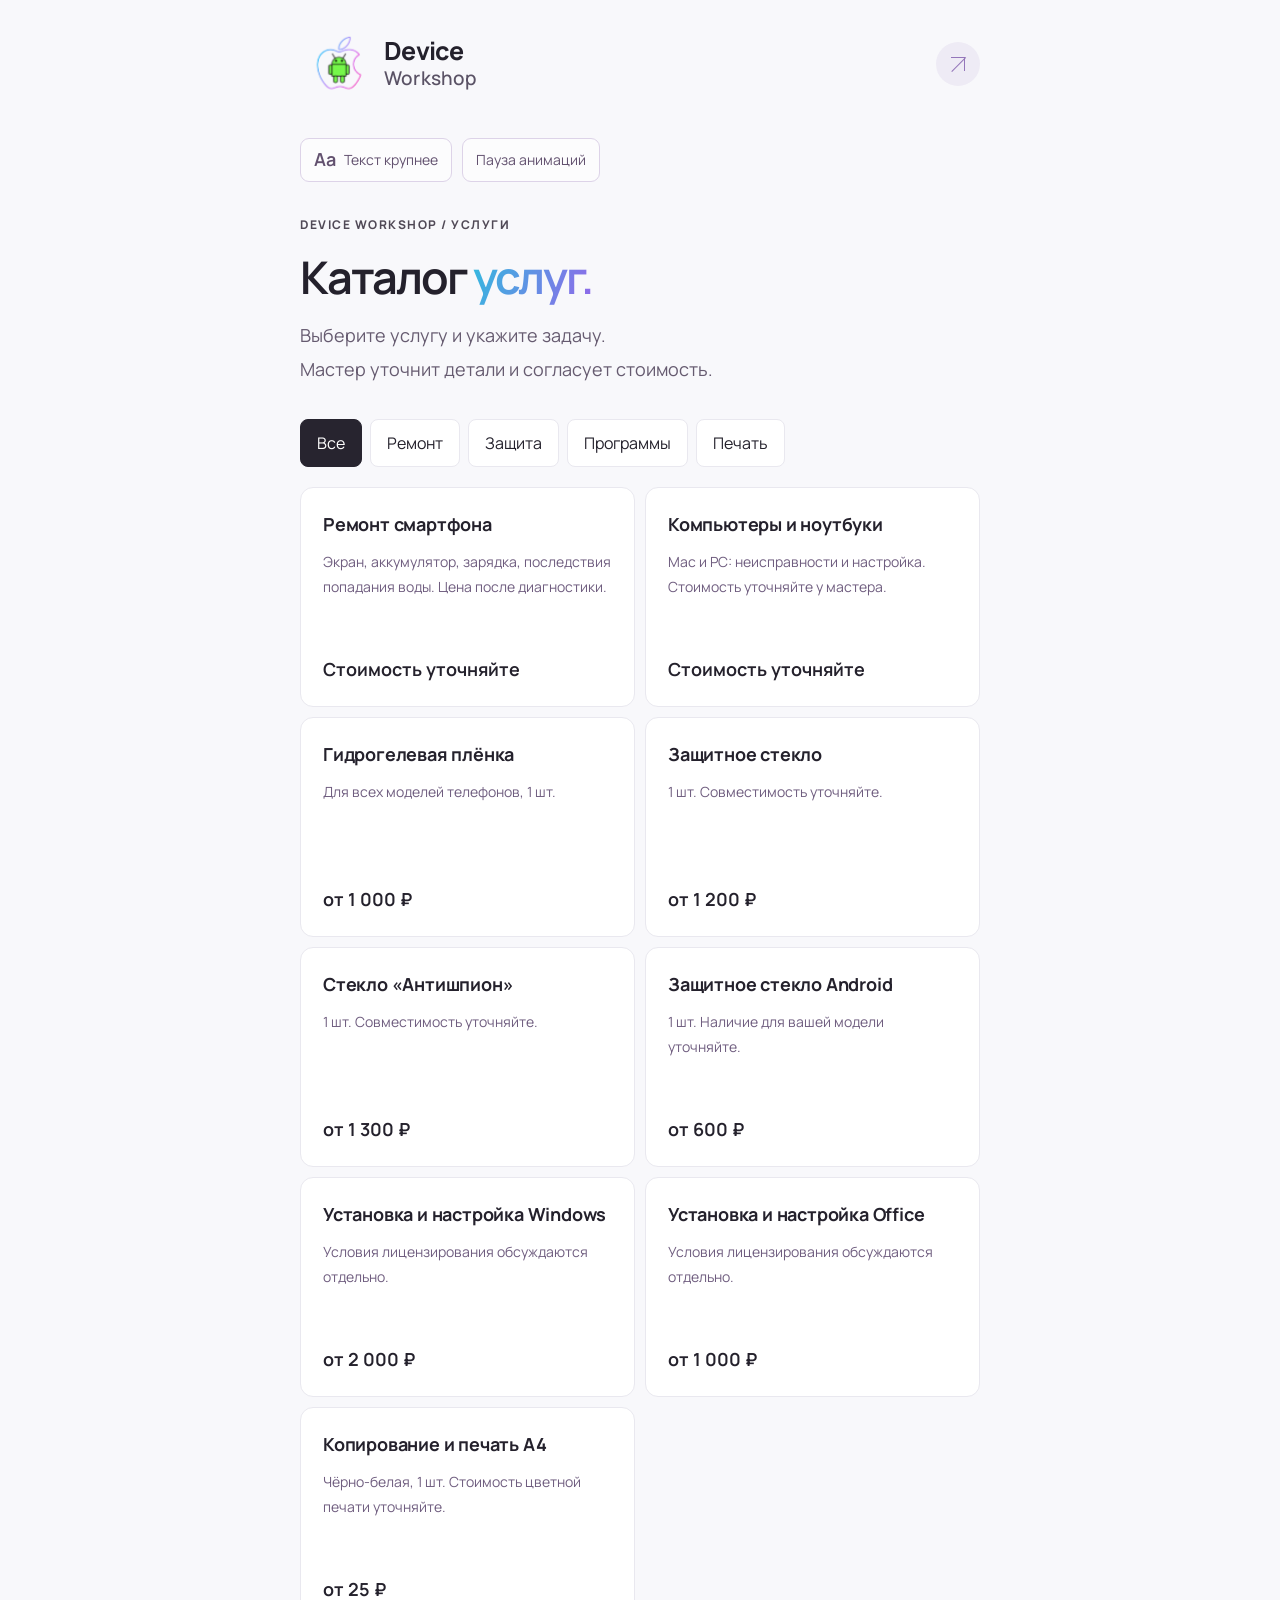
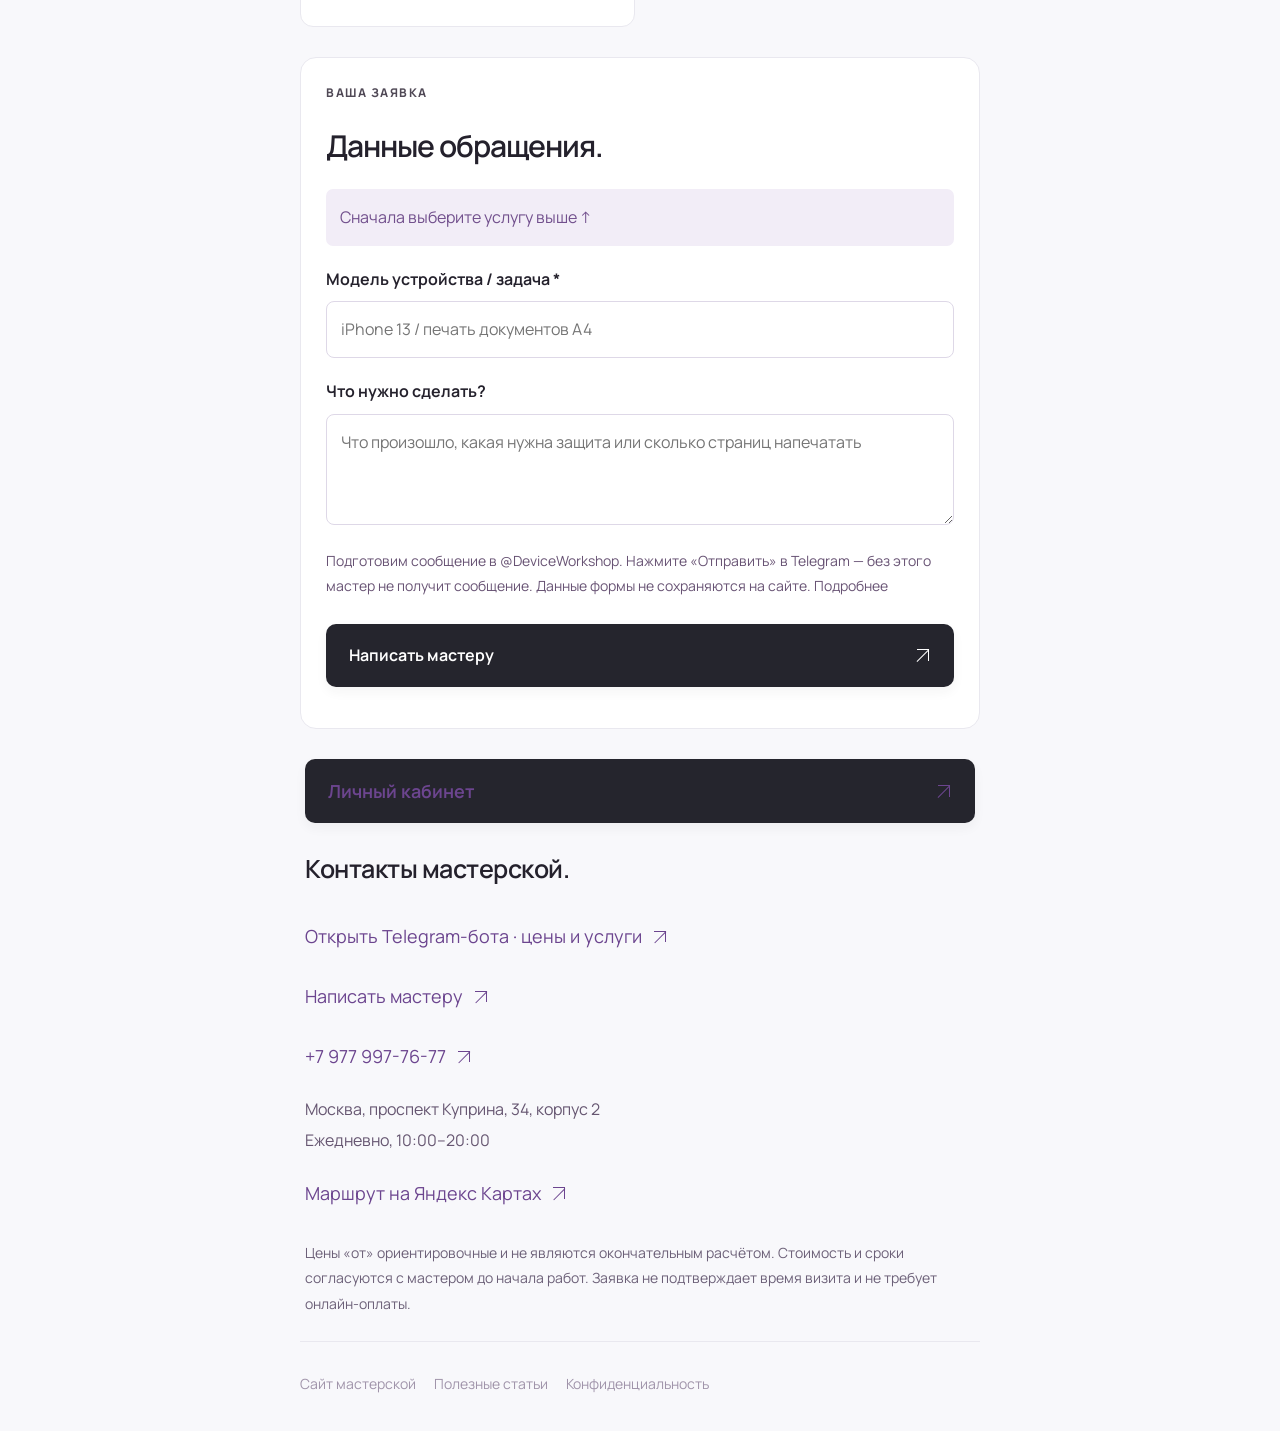
<file: miniapp.html>
<!doctype html>
<html lang="ru"><head><meta charset="utf-8"><meta name="viewport" content="width=device-width,initial-scale=1,viewport-fit=cover"><link rel="apple-touch-icon" href="assets/brand/logo.png"><meta name="theme-color" content="#f8f8fb"><title>Услуги и цены — Device Workshop</title><link rel="icon" href="assets/brand/logo.png"><link rel="stylesheet" href="styles.css"><link rel="stylesheet" href="layout.css"><link rel="stylesheet" href="extra.css"><link rel="stylesheet" href="presentation.css"><link rel="stylesheet" href="readability.css"><link rel="stylesheet" href="live-diagrams.css"><link rel="stylesheet" href="account.css"><script src="https://telegram.org/js/telegram-web-app.js" defer></script><script src="miniapp.js" defer></script><script src="motion.js" defer></script>
<meta name="description" content="Каталог услуг Device Workshop: ремонт техники, защита экрана, Windows и Office, печать А4. Подготовьте сообщение мастеру в Telegram.">
<link rel="canonical" href="https://trofimmokrov-netizen.github.io/TigranSite/miniapp.html">
<meta name="robots" content="noindex,follow">
<meta name="geo.region" content="RU-MOW">
<meta name="geo.placename" content="Москва, проспект Куприна, 34, корпус 2">
<meta property="og:locale" content="ru_RU">
<meta property="og:type" content="website">
<meta property="og:site_name" content="Device Workshop">
<meta property="og:title" content="Услуги и цены — Device Workshop">
<meta property="og:description" content="Каталог услуг Device Workshop: ремонт техники, защита экрана, Windows и Office, печать А4. Подготовьте сообщение мастеру в Telegram.">
<meta property="og:url" content="https://trofimmokrov-netizen.github.io/TigranSite/miniapp.html">
<meta property="og:image" content="https://trofimmokrov-netizen.github.io/TigranSite/assets/og-cover.png">
<meta property="og:image:width" content="1200">
<meta property="og:image:height" content="630">
<meta property="og:image:alt" content="Device Workshop — ремонт техники в Москве, проспект Куприна, 34, корпус 2">
<meta name="twitter:card" content="summary_large_image">
<meta name="twitter:title" content="Услуги и цены — Device Workshop">
<meta name="twitter:description" content="Каталог услуг Device Workshop: ремонт техники, защита экрана, Windows и Office, печать А4. Подготовьте сообщение мастеру в Telegram.">
<meta name="twitter:image" content="https://trofimmokrov-netizen.github.io/TigranSite/assets/og-cover.png">
</head>
<body class="mini-body"><main class="mini-shell"><header class="mini-header"><a class="brand" href="index.html"><img class="brand-logo" src="assets/brand/logo.png" alt="" width="96" height="96" decoding="async"><span class="brand-wordmark"><span class="brand-name">Device</span><span class="brand-sub">Workshop</span></span></a><a class="mini-phone" href="tel:+79779977677" aria-label="Позвонить мастеру"><span class="arrow-icon" aria-hidden="true"></span></a></header><div class="eyebrow">DEVICE WORKSHOP / УСЛУГИ</div><h1 class="mini-title">Каталог <span class="gradient-text">услуг.</span></h1><p class="mini-intro">Выберите услугу и укажите задачу.<br>Мастер уточнит детали и согласует стоимость.</p>
<nav class="mini-tabs" aria-label="Категории услуг"><button class="active" data-filter="all" aria-pressed="true">Все</button><button data-filter="repair" aria-pressed="false">Ремонт</button><button data-filter="protection" aria-pressed="false">Защита</button><button data-filter="software" aria-pressed="false">Программы</button><button data-filter="print" aria-pressed="false">Печать</button></nav>
<div id="catalog-status" role="status">Загружаем каталог…</div><div id="mini-catalog" class="mini-catalog"></div>
<section id="order-section" class="order-section"><div class="eyebrow">ВАША ЗАЯВКА</div><h2>Данные обращения.</h2><div id="selected-service" class="selected-service">Сначала выберите услугу выше ↑</div><form id="order-form"><label for="order-device">Модель устройства / задача <span>*</span></label><input id="order-device" name="device" required maxlength="120" placeholder="iPhone 13 / печать документов А4"><label for="order-details">Что нужно сделать?</label><textarea id="order-details" name="details" rows="3" maxlength="1500" placeholder="Что произошло, какая нужна защита или сколько страниц напечатать"></textarea><p id="order-mode" class="order-mode">Подготовим сообщение в @DeviceWorkshop. Нажмите «Отправить» в Telegram — без этого мастер не получит сообщение. Данные формы не сохраняются на сайте. <a href="privacy.html">Подробнее</a></p><button class="button button-dark order-submit" id="order-submit" type="submit">Написать мастеру <span><span class="arrow-icon" aria-hidden="true"></span></span></button><p id="order-result" role="status" aria-live="polite"></p></form><div id="message-fallback" hidden><label for="prepared-message">Ваше сообщение</label><textarea id="prepared-message" rows="7" readonly></textarea><button id="copy-message" class="copy-button" type="button">Скопировать сообщение</button><p id="copy-status" role="status"></p><a class="text-link" href="https://t.me/DeviceWorkshop">Открыть чат мастера <span class="arrow-icon" aria-hidden="true"></span></a></div></section>
<section class="mini-help"><a class="button button-dark" href="account.html">Личный кабинет <span class="arrow-icon" aria-hidden="true"></span></a><h3>Контакты мастерской.</h3><a href="https://t.me/DeviceWorkshop_bot?start=website">Открыть Telegram-бота · цены и услуги <span class="arrow-icon" aria-hidden="true"></span></a><a href="https://t.me/DeviceWorkshop">Написать мастеру <span class="arrow-icon" aria-hidden="true"></span></a><a href="tel:+79779977677">+7 977 997-76-77 <span class="arrow-icon" aria-hidden="true"></span></a><p>Москва, проспект Куприна, 34, корпус 2<br>Ежедневно, 10:00–20:00</p><a href="https://yandex.ru/maps/org/device_workshop/223528800071/" target="_blank" rel="noopener noreferrer">Маршрут на Яндекс Картах <span class="arrow-icon" aria-hidden="true"></span></a></section><p class="price-note">Цены «от» ориентировочные и не являются окончательным расчётом. Стоимость и сроки согласуются с мастером до начала работ. Заявка не подтверждает время визита и не требует онлайн-оплаты.</p><footer class="mini-footer"><a href="index.html">Сайт мастерской</a><a href="articles.html">Полезные статьи</a><a href="privacy.html">Конфиденциальность</a></footer></main></body></html>
</file>
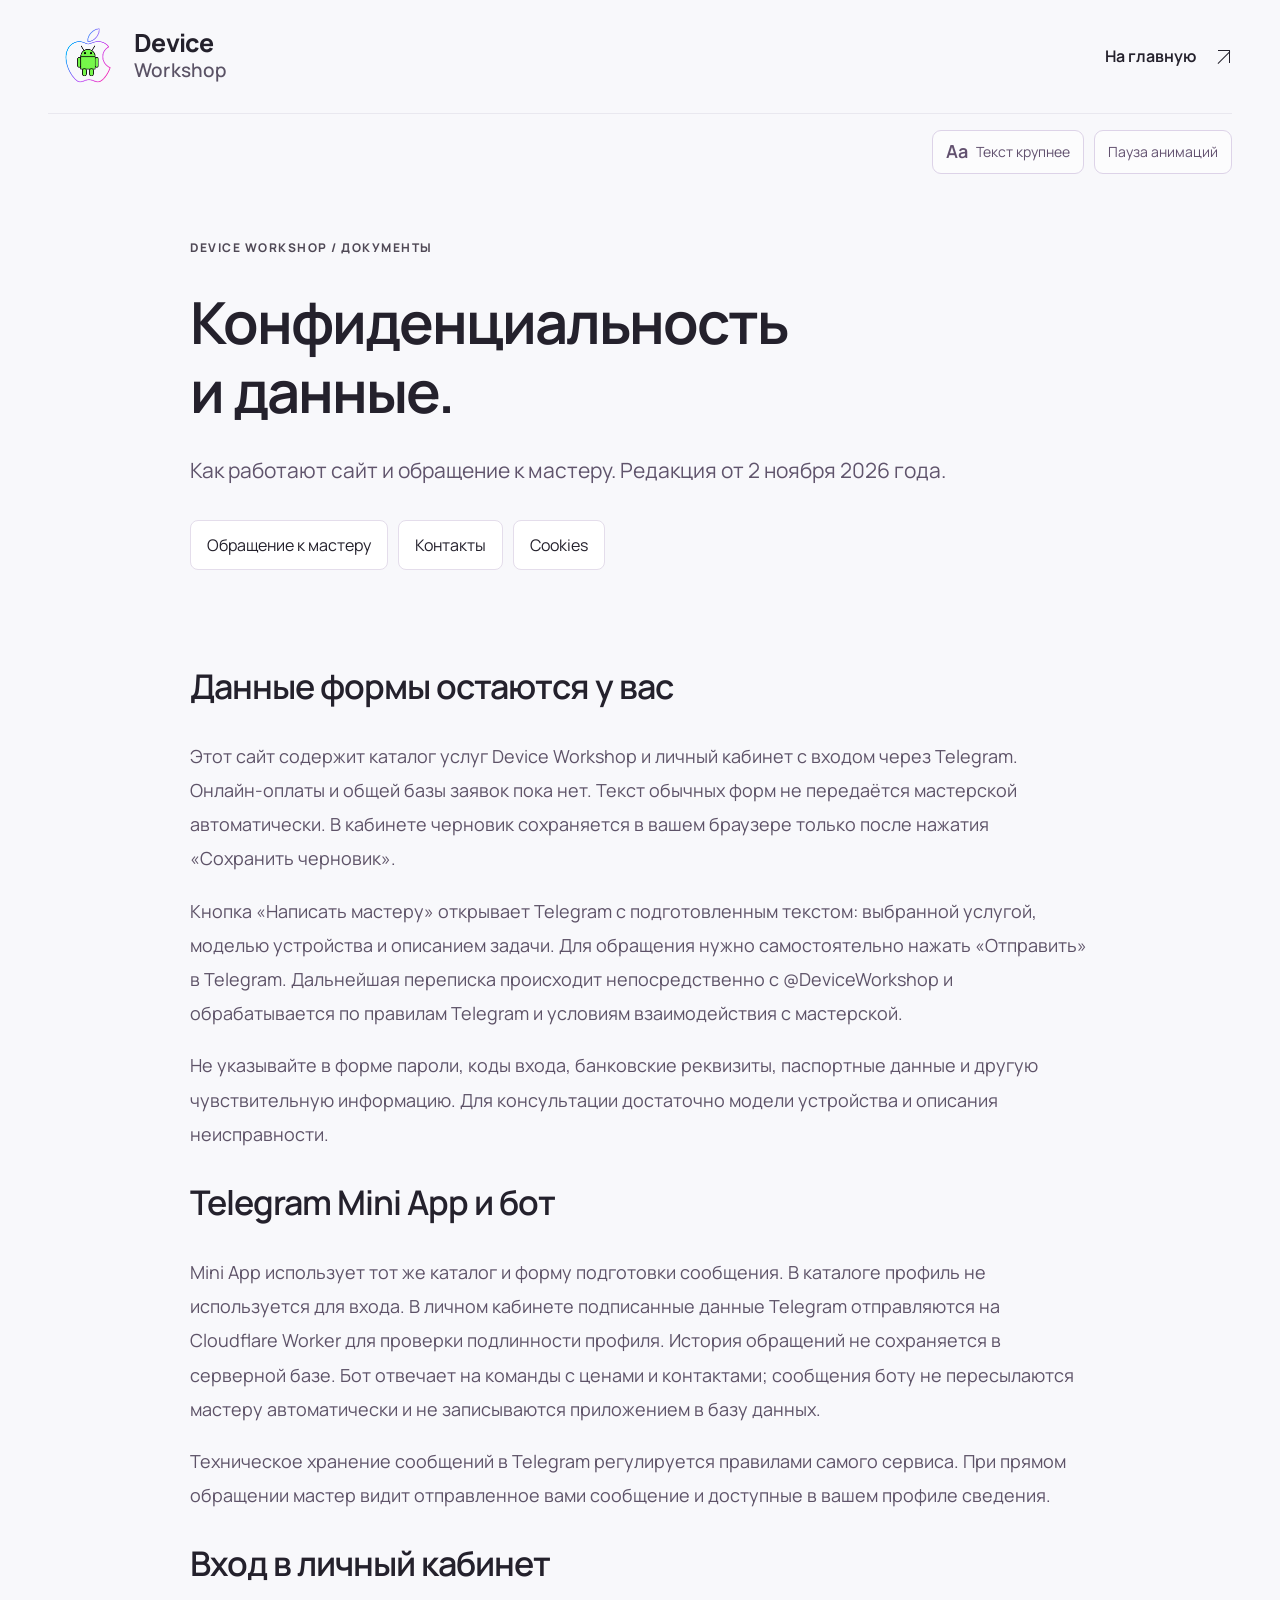
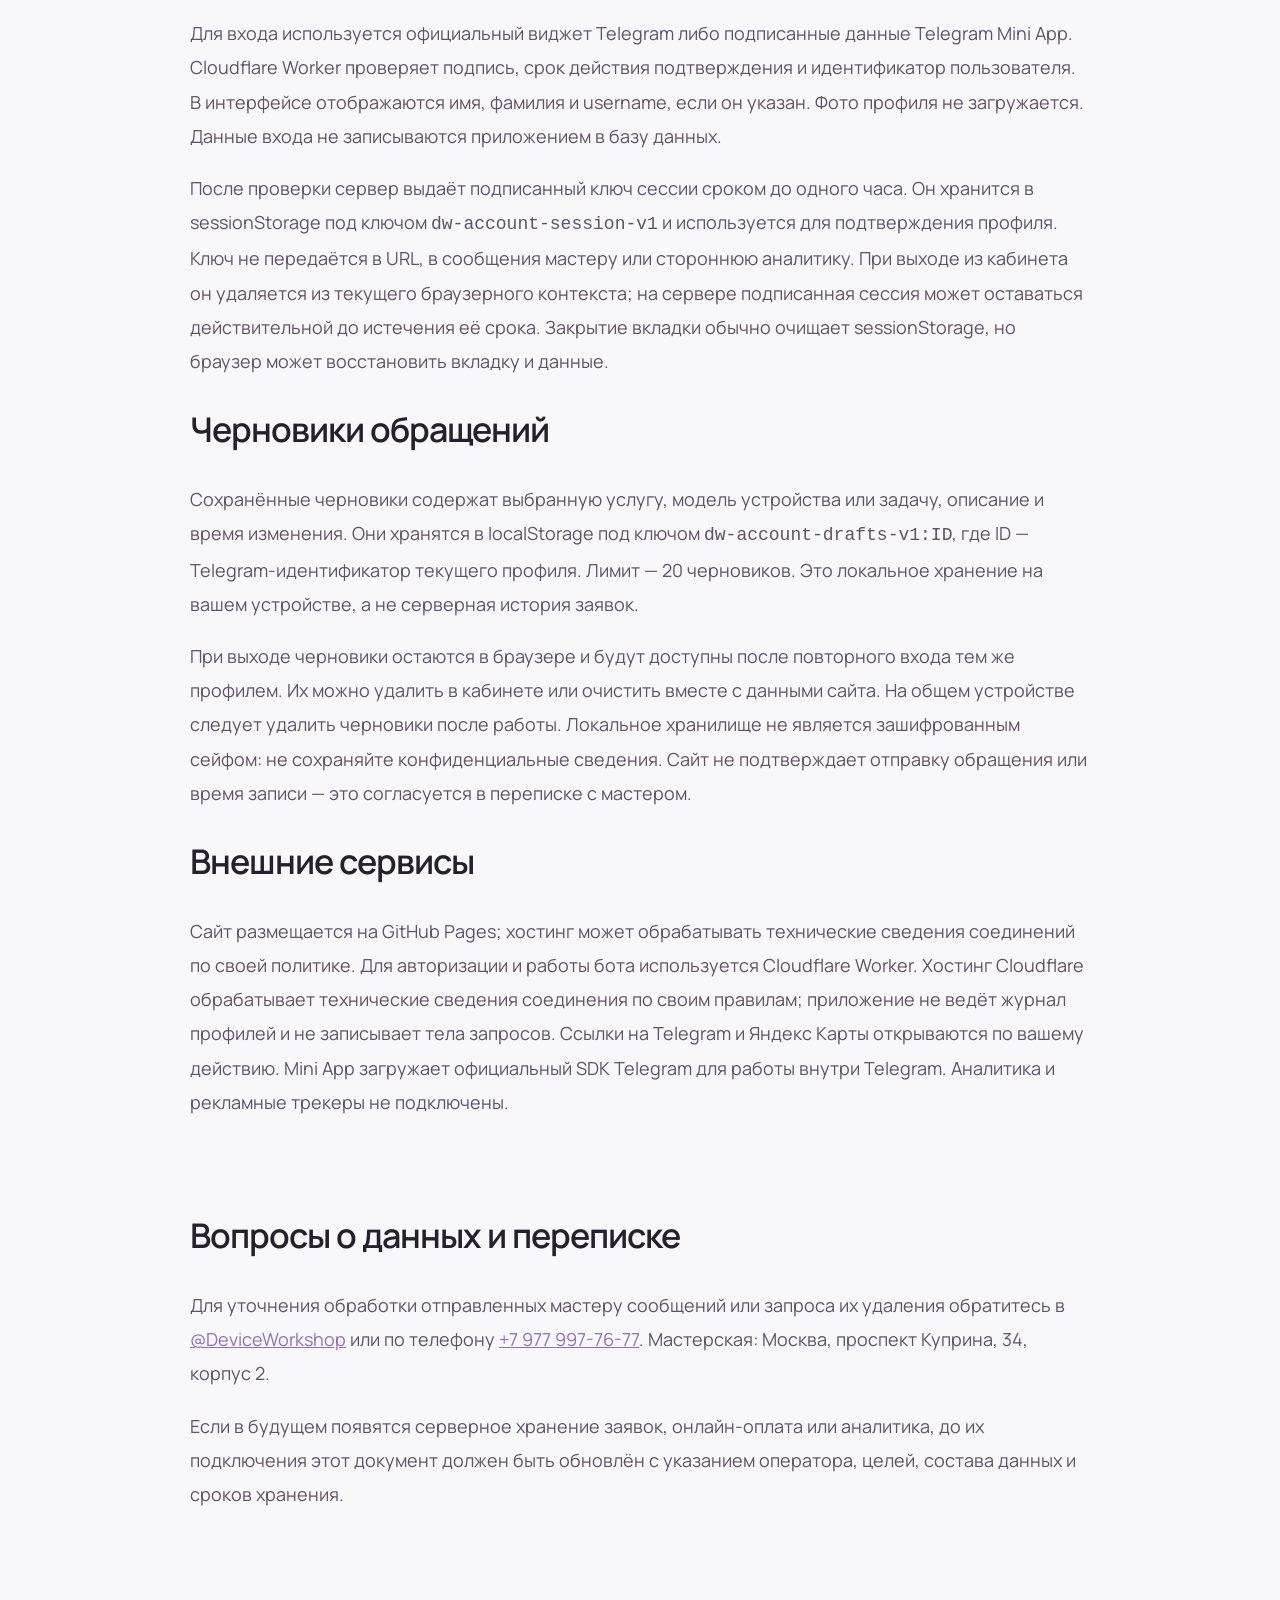
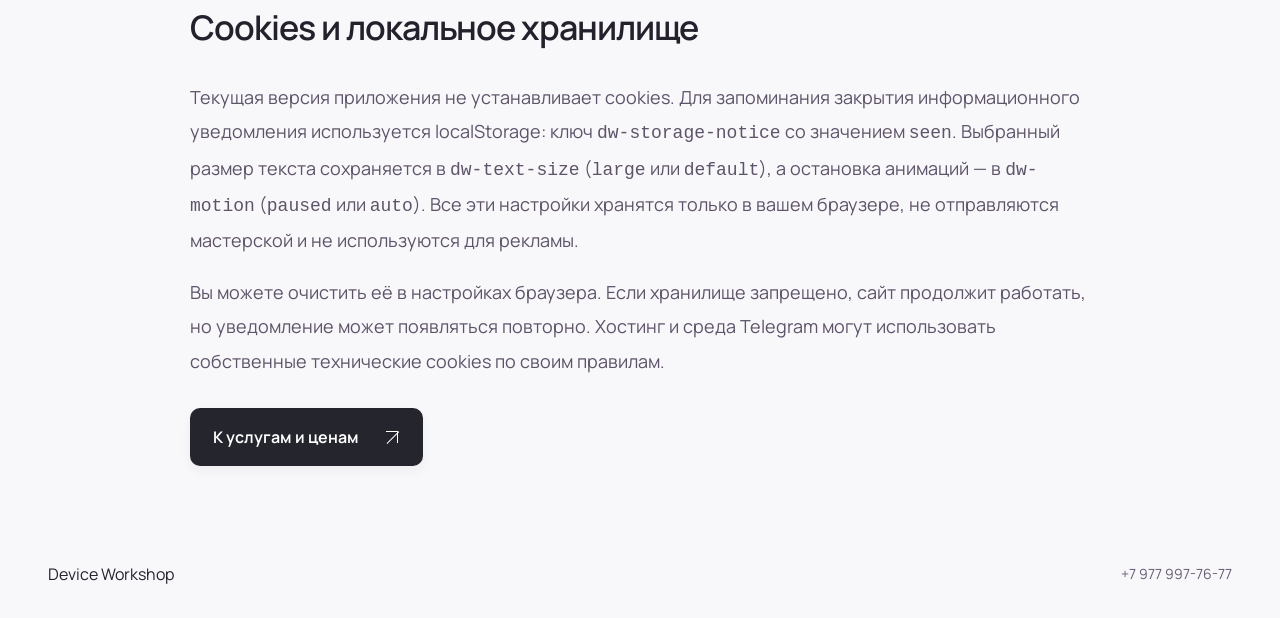
<file: privacy.html>
<!doctype html><html lang="ru"><head><meta charset="utf-8"><meta name="viewport" content="width=device-width,initial-scale=1"><title>Конфиденциальность — Device Workshop</title><link rel="icon" href="assets/brand/logo.png"><link rel="stylesheet" href="styles.css"><link rel="stylesheet" href="layout.css"><link rel="stylesheet" href="extra.css"><link rel="stylesheet" href="presentation.css"><link rel="stylesheet" href="readability.css"><script src="motion.js" defer></script>
<meta name="description" content="Как Device Workshop использует данные формы, Telegram и локальные настройки браузера.">
<link rel="canonical" href="https://trofimmokrov-netizen.github.io/TigranSite/privacy.html">
<meta name="robots" content="noindex,follow">
<meta name="geo.region" content="RU-MOW">
<meta name="geo.placename" content="Москва, проспект Куприна, 34, корпус 2">
<meta property="og:locale" content="ru_RU">
<meta property="og:type" content="website">
<meta property="og:site_name" content="Device Workshop">
<meta property="og:title" content="Конфиденциальность — Device Workshop">
<meta property="og:description" content="Как Device Workshop использует данные формы, Telegram и локальные настройки браузера.">
<meta property="og:url" content="https://trofimmokrov-netizen.github.io/TigranSite/privacy.html">
<meta property="og:image" content="https://trofimmokrov-netizen.github.io/TigranSite/assets/og-cover.png">
<meta property="og:image:width" content="1200">
<meta property="og:image:height" content="630">
<meta property="og:image:alt" content="Device Workshop — ремонт техники в Москве, проспект Куприна, 34, корпус 2">
<meta name="twitter:card" content="summary_large_image">
<meta name="twitter:title" content="Конфиденциальность — Device Workshop">
<meta name="twitter:description" content="Как Device Workshop использует данные формы, Telegram и локальные настройки браузера.">
<meta name="twitter:image" content="https://trofimmokrov-netizen.github.io/TigranSite/assets/og-cover.png">
</head><body><header class="header shell"><a class="brand" href="index.html"><img class="brand-logo" src="assets/brand/logo.png" alt="" width="96" height="96" decoding="async"><span class="brand-wordmark"><span class="brand-name">Device</span><span class="brand-sub">Workshop</span></span></a><a class="text-link" href="index.html">На главную <span class="arrow-icon" aria-hidden="true"></span></a></header><main class="reading-page shell"><div class="eyebrow">DEVICE WORKSHOP / ДОКУМЕНТЫ</div><h1>Конфиденциальность<br>и данные.</h1><p class="reading-lead">Как работают сайт и обращение к мастеру. Редакция от 2 ноября 2026 года.</p><nav class="reading-nav"><a href="#data">Обращение к мастеру</a><a href="#rights">Контакты</a><a href="#cookies">Cookies</a></nav><section id="data"><h2>Данные формы остаются у вас</h2><p>Этот сайт содержит каталог услуг Device Workshop и личный кабинет с входом через Telegram. Онлайн-оплаты и общей базы заявок пока нет. Текст обычных форм не передаётся мастерской автоматически. В кабинете черновик сохраняется в вашем браузере только после нажатия «Сохранить черновик».</p><p>Кнопка «Написать мастеру» открывает Telegram с подготовленным текстом: выбранной услугой, моделью устройства и описанием задачи. Для обращения нужно самостоятельно нажать «Отправить» в Telegram. Дальнейшая переписка происходит непосредственно с @DeviceWorkshop и обрабатывается по правилам Telegram и условиям взаимодействия с мастерской.</p><p>Не указывайте в форме пароли, коды входа, банковские реквизиты, паспортные данные и другую чувствительную информацию. Для консультации достаточно модели устройства и описания неисправности.</p><h2>Telegram Mini App и бот</h2><p>Mini App использует тот же каталог и форму подготовки сообщения. В каталоге профиль не используется для входа. В личном кабинете подписанные данные Telegram отправляются на Cloudflare Worker для проверки подлинности профиля. История обращений не сохраняется в серверной базе. Бот отвечает на команды с ценами и контактами; сообщения боту не пересылаются мастеру автоматически и не записываются приложением в базу данных.</p><p>Техническое хранение сообщений в Telegram регулируется правилами самого сервиса. При прямом обращении мастер видит отправленное вами сообщение и доступные в вашем профиле сведения.</p><h2>Вход в личный кабинет</h2><p>Для входа используется официальный виджет Telegram либо подписанные данные Telegram Mini App. Cloudflare Worker проверяет подпись, срок действия подтверждения и идентификатор пользователя. В интерфейсе отображаются имя, фамилия и username, если он указан. Фото профиля не загружается. Данные входа не записываются приложением в базу данных.</p><p>После проверки сервер выдаёт подписанный ключ сессии сроком до одного часа. Он хранится в sessionStorage под ключом <code>dw-account-session-v1</code> и используется для подтверждения профиля. Ключ не передаётся в URL, в сообщения мастеру или стороннюю аналитику. При выходе из кабинета он удаляется из текущего браузерного контекста; на сервере подписанная сессия может оставаться действительной до истечения её срока. Закрытие вкладки обычно очищает sessionStorage, но браузер может восстановить вкладку и данные.</p><h2>Черновики обращений</h2><p>Сохранённые черновики содержат выбранную услугу, модель устройства или задачу, описание и время изменения. Они хранятся в localStorage под ключом <code>dw-account-drafts-v1:ID</code>, где ID — Telegram-идентификатор текущего профиля. Лимит — 20 черновиков. Это локальное хранение на вашем устройстве, а не серверная история заявок.</p><p>При выходе черновики остаются в браузере и будут доступны после повторного входа тем же профилем. Их можно удалить в кабинете или очистить вместе с данными сайта. На общем устройстве следует удалить черновики после работы. Локальное хранилище не является зашифрованным сейфом: не сохраняйте конфиденциальные сведения. Сайт не подтверждает отправку обращения или время записи — это согласуется в переписке с мастером.</p><h2>Внешние сервисы</h2><p>Сайт размещается на GitHub Pages; хостинг может обрабатывать технические сведения соединений по своей политике. Для авторизации и работы бота используется Cloudflare Worker. Хостинг Cloudflare обрабатывает технические сведения соединения по своим правилам; приложение не ведёт журнал профилей и не записывает тела запросов. Ссылки на Telegram и Яндекс Карты открываются по вашему действию. Mini App загружает официальный SDK Telegram для работы внутри Telegram. Аналитика и рекламные трекеры не подключены.</p></section><section id="rights"><h2>Вопросы о данных и переписке</h2><p>Для уточнения обработки отправленных мастеру сообщений или запроса их удаления обратитесь в <a href="https://t.me/DeviceWorkshop">@DeviceWorkshop</a> или по телефону <a href="tel:+79779977677">+7 977 997-76-77</a>. Мастерская: Москва, проспект Куприна, 34, корпус 2.</p><p>Если в будущем появятся серверное хранение заявок, онлайн-оплата или аналитика, до их подключения этот документ должен быть обновлён с указанием оператора, целей, состава данных и сроков хранения.</p></section><section id="cookies"><h2>Cookies и локальное хранилище</h2><p>Текущая версия приложения не устанавливает cookies. Для запоминания закрытия информационного уведомления используется localStorage: ключ <code>dw-storage-notice</code> со значением <code>seen</code>. Выбранный размер текста сохраняется в <code>dw-text-size</code> (<code>large</code> или <code>default</code>), а остановка анимаций — в <code>dw-motion</code> (<code>paused</code> или <code>auto</code>). Все эти настройки хранятся только в вашем браузере, не отправляются мастерской и не используются для рекламы.</p><p>Вы можете очистить её в настройках браузера. Если хранилище запрещено, сайт продолжит работать, но уведомление может появляться повторно. Хостинг и среда Telegram могут использовать собственные технические cookies по своим правилам.</p></section><a class="button button-dark" href="miniapp.html">К услугам и ценам <span class="arrow-icon" aria-hidden="true"></span></a></main><footer class="footer shell"><a href="index.html">Device Workshop</a><span>+7 977 997-76-77</span></footer></body></html>
</file>
<file: styles.css>
@font-face{font-family:Manrope;src:url('assets/manrope.ttf') format('truetype');font-style:normal;font-weight:200 800;font-display:swap}

:root{--ink:#202127;--muted:#83838f;--paper:#f8f8fb;--purple:#8e6be9;--line:#e9e8ef;--gradient:linear-gradient(110deg,#36b7df 3%,#8d6be9 52%,#e74ab9 100%)}
*{box-sizing:border-box}html{scroll-behavior:smooth;scroll-padding-top:35px}body{margin:0;background:var(--paper);color:var(--ink);font-family:Manrope,Arial,sans-serif;-webkit-font-smoothing:antialiased}button,input,select,textarea{font:inherit}button,a{-webkit-tap-highlight-color:transparent}a{color:inherit;text-decoration:none}button{cursor:pointer}button:focus-visible,a:focus-visible,select:focus-visible,textarea:focus-visible{outline:3px solid #8e6be9;outline-offset:5px}button{color:inherit}::selection{background:#ded2ff}.shell{width:min(1200px,calc(100% - 96px));margin-inline:auto}.header{height:112px;display:flex;align-items:center;justify-content:space-between;border-bottom:1px solid var(--line);gap:25px}.brand{display:flex;align-items:center;gap:10px;font-size:26px;letter-spacing:-1.3px;font-weight:800;line-height:1}.brand-icon{display:flex;align-items:center;justify-content:center;width:43px;height:43px;background:var(--gradient);border-radius:13px;color:white;font-size:39px;letter-spacing:-4px;padding-right:8px;position:relative}.brand-icon>span{font-size:19px;position:absolute;right:4px;top:4px}.brand-sub{display:block;font-size:9px;letter-spacing:3.3px;line-height:1.8;font-weight:650}.desktop-nav{display:flex;gap:29px;font-size:12px;font-weight:600}.desktop-nav a:hover,.text-link:hover{color:var(--purple)}.header-contact{font-size:13px;font-weight:750;white-space:nowrap}.header-contact>span{margin-left:13px;color:var(--purple);font-size:20px}.menu-toggle{display:none}.mobile-nav[hidden]{display:none}.hero{display:grid;grid-template-columns:1.08fr 1fr;align-items:center;min-height:655px;padding-block:55px 45px;gap:20px}.eyebrow{font-size:10px;letter-spacing:1.8px;font-weight:750;display:flex;align-items:center;gap:9px}.status-dot{width:6px;height:6px;display:inline-block;flex-shrink:0;border-radius:50%;background:#83b68a;box-shadow:0 0 0 4px #83b68a14}h1{font-size:clamp(52px,5.7vw,79px);letter-spacing:-4.5px;line-height:1.08;margin:29px 0 25px;font-weight:650}.gradient-text{background:var(--gradient);background-clip:text;-webkit-text-fill-color:transparent}.hero-description{font-size:14px;line-height:1.9;color:#777883;margin:0}.hero-actions{display:flex;gap:28px;align-items:center;margin-top:32px}.button{border:0;border-radius:10px;padding:18px 23px;display:inline-flex;justify-content:space-between;align-items:center;gap:32px;font-size:12px;font-weight:650;transition:transform .2s,background .2s}.button:hover{transform:translateY(-3px)}.button-dark{background:#25252d;color:white;box-shadow:0 5px 12px #2021270c}.button-dark:hover{background:#45404f}.button>span{font-size:19px;font-weight:400}.text-link{display:inline-flex;align-items:center;gap:20px;font-size:12px;font-weight:650;transition:color .2s}.text-link>span{font-size:19px}.hero-rating{display:flex;align-items:center;gap:12px;margin-top:42px;width:max-content}.rating-logo{display:grid;place-items:center;border:1px solid var(--line);background:white;border-radius:50%;width:35px;height:35px;color:#fc493e;font-size:23px;font-weight:600}.hero-rating strong{display:block;font-size:12px}.stars{color:#b99957;letter-spacing:3px;font-size:12px}.hero-rating .stars{margin-left:8px;font-size:10px}.hero-rating small{display:block;font-size:9px;color:var(--muted);margin-top:4px}.rating-arrow{font-size:16px;margin-left:10px;color:#92919d}.hero-art{height:530px;position:relative;display:grid;place-items:center;isolation:isolate}.art-glow{position:absolute;width:420px;height:420px;background:radial-gradient(ellipse at 30% 30%,#d5efff 0,transparent 60%),radial-gradient(ellipse at 70% 65%,#ead6fa,transparent 65%);filter:blur(20px);z-index:-2}.orbit{position:absolute;width:450px;height:450px;border:1px solid #e4e0f0;border-radius:50%;z-index:-1;transform:rotate(-30deg) scaleY(.75)}.orbit-two{transform:rotate(35deg) scaleY(.75);width:510px;height:480px;border-style:dashed;opacity:.6}.phone{position:relative;width:230px;height:448px;border-radius:43px;padding:8px;background:linear-gradient(110deg,#c6c5d0,#44414d 23%,#b6b2c4 52%,#47434e 85%,#b4afc3);box-shadow:16px 25px 35px #6b52702b,2px 2px 2px #fff inset;transform:rotate(-12deg);animation:float-phone 7s ease-in-out infinite}.phone-screen{height:100%;overflow:hidden;position:relative;background:#171621;border-radius:35px;border:3px solid #17151d}.phone-island{position:absolute;width:71px;height:20px;top:9px;left:50%;transform:translateX(-50%);border-radius:30px;background:#111015;z-index:5}.screen-time{position:absolute;top:48px;left:0;width:100%;text-align:center;color:#f8eeff;font-size:45px;font-weight:550;letter-spacing:-3px;z-index:3}.screen-orb{position:absolute;border-radius:50%;filter:blur(1px)}.orb-one{width:350px;height:350px;top:105px;left:-180px;background:radial-gradient(circle at 65% 30%,#ab83f2,#704bda 45%,#29174a 72%);box-shadow:inset -6px 3px 25px #f5ceff}.orb-two{width:330px;height:330px;top:65px;left:65px;background:radial-gradient(circle at 0% 40%,#b9daff,#79a6f2 38%,#57338e 68%);box-shadow:inset 5px 5px 30px #c9e0ff}.orb-three{width:290px;height:290px;top:220px;left:0;background:radial-gradient(circle at 45% 10%,#f4acdf,#ad71bd 43%,#38203e 73%);box-shadow:inset 0 3px 18px #f6d3f0}.screen-bottom{position:absolute;bottom:36px;left:22px;color:white;z-index:4}.screen-bottom>span{display:block;font-size:36px;margin-bottom:8px}.screen-bottom strong{font-size:20px;line-height:1.3;letter-spacing:-.6px}.screen-bottom small{display:block;font-size:6px;letter-spacing:2px;margin-top:16px;color:#eee1f1}.home-indicator{position:absolute;bottom:7px;width:72px;height:3px;background:#ffffffb0;border-radius:3px;left:50%;transform:translateX(-50%)}.phone-buttons{position:absolute;left:-2px;top:96px;width:3px;height:29px;background:#77717e;border-radius:3px;box-shadow:0 39px #77717e}.floating-label{display:flex;align-items:center;position:absolute;z-index:7;background:#ffffffdb;backdrop-filter:blur(12px);border:1px solid #fff;border-radius:13px;box-shadow:0 9px 35px #4f36690c;gap:11px;font-size:10px;font-weight:600;padding:13px 17px;animation:float-label 7s ease-in-out infinite}.label-top{top:72px;right:0;transform:rotate(5deg)}.label-symbol{font-size:24px;color:#a080d4}.label-bottom{bottom:68px;left:-12px;transform:rotate(-4deg);animation-delay:-3s}.label-bottom small{display:block;font-size:8px;color:var(--muted);margin-top:4px}.check-icon{display:grid;place-items:center;border-radius:50%;width:29px;height:29px;background:#f0ebfa;color:#9a78ce;font-size:16px}.art-spark{position:absolute;color:#b69ad9}.spark-one{font-size:47px;top:70px;left:35px}.spark-two{font-size:21px;right:48px;bottom:110px}.art-caption{position:absolute;bottom:4px;right:25px;color:#aaa4b3;font-size:7px;letter-spacing:2px}.benefits{display:flex;justify-content:space-between;align-items:center;border-block:1px solid var(--line);padding-block:24px;gap:20px}.benefits>span{display:flex;align-items:center;gap:12px;font-size:11px;font-weight:550;color:#73737d}.benefits i{font-style:normal;font-size:21px;color:#9e94b4}.section{padding-block:85px 0}.section-heading{display:flex;align-items:flex-end;justify-content:space-between;margin-bottom:32px;gap:24px}.section-heading h2{margin:14px 0 0}h2{font-size:40px;line-height:1.22;letter-spacing:-1.8px;font-weight:600}.section-heading>p{font-size:11px;line-height:1.9;color:var(--muted);margin:0 0 4px}.service-grid{display:grid;grid-template-columns:repeat(3,1fr);gap:16px}.service-card{border:1px solid var(--line);border-radius:18px;background:#fff;padding:26px;display:flex;flex-direction:column;min-height:278px;transition:transform .25s,box-shadow .25s}.service-card:hover{transform:translateY(-5px);box-shadow:0 15px 40px #43305e0a}.repair-card{background:#f0edf7;border-color:#eeebf3}.protection-card{background:linear-gradient(135deg,#f0f6fb,#f9f0fa);border-color:#eeedf4}.card-top{display:flex;align-items:center;justify-content:space-between;margin-bottom:32px}.service-icon{font-size:27px;color:#8a7ba8;line-height:1}.card-tag{font-size:8px;color:#9d95aa;letter-spacing:1px}.service-card h3{font-size:19px;font-weight:650;letter-spacing:-.5px;margin:0 0 11px;line-height:1.35}.service-card p{font-size:11px;line-height:1.85;color:#8b8795;margin:0 0 25px;max-width:260px}.card-bottom{display:flex;justify-content:space-between;align-items:center;margin-top:auto;gap:5px}.price{font-size:22px;font-weight:650;letter-spacing:-.7px}.price small{font-size:12px;font-weight:450}.custom-price{font-size:10px;font-weight:550;letter-spacing:0}.circle-button{width:33px;height:33px;border:1px solid #dbd7e4;border-radius:50%;background:transparent;font-size:18px;flex-shrink:0;transition:background .2s}.circle-button:hover{background:white}.price-panel{margin-top:20px;padding:34px;background:white;border:1px solid var(--line);border-radius:18px;display:grid;grid-template-columns:1fr 2fr;gap:35px}.price-panel-heading h3{font-size:23px;line-height:1.4;letter-spacing:-.8px;font-weight:600;margin:0 0 12px}.price-panel-heading>span{font-size:10px;color:var(--muted)}.price-list>div{display:flex;align-items:center;justify-content:space-between;gap:15px;padding:13px 0;border-bottom:1px solid #f0eff4;font-size:11px}.price-list>div:first-child{padding-top:0}.price-list>div:last-child{border:0;padding-bottom:0}.price-list small{display:block;font-size:9px;color:#92909b;margin-top:5px}.price-list strong{white-space:nowrap;font-size:11px;font-weight:650}.price-note{font-size:9px;line-height:1.8;color:#97939f;margin:14px 0 0}.about-section{margin-top:85px;padding-block:65px;background:#f0eff5}.about-grid{display:grid;grid-template-columns:1fr 1fr;gap:90px;align-items:center}.about-art{min-height:360px;border:1px solid #dfdce8;border-radius:18px;position:relative;overflow:hidden;background:radial-gradient(ellipse at center,#fff8,#e5e1f0);display:grid;place-items:center}.about-grid-lines{position:absolute;inset:0;background-image:linear-gradient(#d9d4e33b 1px,transparent 1px),linear-gradient(90deg,#d9d4e33b 1px,transparent 1px);background-size:36px 36px}.tool-circle{font-size:210px;font-weight:400;line-height:1;background:var(--gradient);background-clip:text;-webkit-text-fill-color:transparent;filter:drop-shadow(0 12px 4px #8460ae19);transform:rotate(-12deg);animation:spin-slow 80s linear infinite}.about-sticker{position:absolute;bottom:46px;right:28px;background:#fbfafc;box-shadow:0 4px 14px #6a557e0d;padding:14px 18px;border-radius:4px;transform:rotate(-8deg);font-size:9px;line-height:1.6;letter-spacing:1px;font-weight:650}.about-art-label{position:absolute;top:22px;left:23px;font-size:8px;letter-spacing:2px;color:#90859f}.about-copy h2{font-size:35px;margin:17px 0 21px;line-height:1.3}.muted{color:#a29baa}.about-copy p{font-size:11px;line-height:1.95;color:#87818e;max-width:350px;margin-bottom:15px}.about-copy .text-link{margin-top:10px;font-size:11px}.review-total{display:flex;flex-direction:column;gap:6px}.review-total strong{font-size:23px;letter-spacing:-1px;font-weight:600}.review-total .stars{font-size:12px;margin-left:8px}.review-total>span{font-size:9px;color:var(--muted)}.review-grid{display:grid;grid-template-columns:1fr 1fr .83fr;gap:16px}.review-card{background:white;border:1px solid var(--line);border-radius:16px;padding:27px;display:flex;flex-direction:column}.review-card .stars{font-size:10px}.review-card blockquote{margin:20px 0 25px;font-size:12px;line-height:1.95}.review-author{display:flex;gap:11px;align-items:center;margin-top:auto}.avatar{width:33px;height:33px;border-radius:50%;display:grid;place-items:center;font-size:12px}.avatar-purple{background:#f1eafa;color:#9a79c3}.avatar-blue{background:#eaf1fa;color:#7a9cb7}.review-author strong{display:block;font-size:10px;font-weight:650}.review-author small{display:block;font-size:8px;color:var(--muted);margin-top:5px}.award-card{background:#f1ede3;border-radius:16px;padding:25px;position:relative;overflow:hidden;display:flex;flex-direction:column;justify-content:center}.award-card .eyebrow{font-size:7px;letter-spacing:1.5px;color:#9b8a6d}.award-card h3{font-size:32px;line-height:1.15;letter-spacing:-1px;font-weight:550;margin:16px 0}.award-card h3 em{font-style:normal;color:#b39a6c}.award-card p{font-size:9px;line-height:1.8;color:#a09074;margin:0}.award-flower{position:absolute;right:16px;top:12px;color:#d9c9a6;font-size:56px}.contacts-section{padding-top:85px}.contact-card{display:grid;grid-template-columns:1fr 1.1fr;overflow:hidden;border-radius:21px;background:white;border:1px solid var(--line)}.contact-copy{padding:43px}.contact-copy h2{font-size:43px;margin:20px 0 25px}.contact-address{font-size:14px;line-height:1.8;font-weight:550}.hours{font-size:10px;color:#92909b;display:flex;align-items:center;gap:9px;margin:14px 0 25px}.contact-phone{font-size:21px;font-weight:650;letter-spacing:-.6px;display:block}.telegram-link{display:block;font-size:12px;color:#8d73b8;margin-top:18px}.telegram-link>span{display:block;font-size:9px;color:#a39ba9;margin-top:6px}.contact-features{display:flex;flex-wrap:wrap;gap:6px;margin-top:29px}.contact-features>span{padding:6px 8px;background:#f7f6f9;border-radius:5px;font-size:8px;color:#98909e}.location-panel{background:#eeedf3;position:relative;display:flex;align-items:flex-end;min-height:440px;isolation:isolate}.map-grid{position:absolute;inset:0;overflow:hidden;z-index:-1;background-color:#f0eef4;background-image:linear-gradient(25deg,transparent 40%,#e4e0eb 40%,#e4e0eb 43%,transparent 43%),linear-gradient(115deg,transparent 40%,#e4e0eb 40%,#e4e0eb 44%,transparent 44%);background-size:110px 110px;mask-image:linear-gradient(black 50%,transparent 95%)}.map-park{background:#dfe7df;border:8px solid #e8eee6;border-radius:20px;width:120px;height:200px;position:absolute;transform:rotate(25deg)}.park-one{top:-40px;left:40px}.park-two{top:130px;right:-45px;width:150px;height:180px}.map-road{position:absolute;background:#fff;border:1px solid #e6e2ec;height:28px;width:750px;transform:rotate(-28deg);left:-80px;top:165px}.road-two{top:25px;left:100px;width:450px;transform:rotate(65deg);height:18px}.map-road-label{position:absolute;top:198px;left:35px;transform:rotate(-28deg);font-size:9px;color:#a29aa9}.map-marker{position:absolute;top:95px;left:44%;display:flex;align-items:center;flex-direction:column;gap:12px}.map-marker>span{width:51px;height:51px;background:var(--gradient);color:white;display:grid;place-items:center;border-radius:18px 18px 18px 2px;transform:rotate(-7deg);font-size:24px;box-shadow:0 10px 25px #a171c633;font-weight:700}.map-marker>div{background:white;border-radius:7px;padding:9px 14px;font-size:10px;box-shadow:0 4px 12px #00000008;font-weight:650;white-space:nowrap}.map-marker small{display:block;text-align:center;font-size:8px;color:#9f95a7;margin-top:4px;font-weight:450}.map-overlay{width:100%;padding:30px 45px;text-align:center}.map-overlay>span{display:block;font-size:11px;color:#9d93a7;margin-bottom:19px}.map-overlay .button{width:100%;max-width:270px}.map-card-link{font-size:9px;display:block;margin-top:15px;color:#8c7d9b}.closing{display:flex;align-items:center;justify-content:space-between;padding-block:45px;border-bottom:1px solid var(--line);gap:20px}.closing>span{font-size:16px;letter-spacing:-.4px}.closing button{font-size:18px;font-weight:600;background:none;border:0;letter-spacing:-.4px}.closing button>span{margin-left:15px;color:#a88cc7}.footer{display:flex;align-items:center;justify-content:space-between;padding-block:35px;gap:20px}.footer .brand{font-size:20px}.footer .brand-icon{width:33px;height:33px;border-radius:10px;font-size:30px}.footer .brand-icon>span{font-size:14px}.footer .brand-sub{font-size:7px;letter-spacing:2.4px}.footer>span{font-size:9px;color:#9d97a6}dialog{border:1px solid #e9e3ef;padding:36px;border-radius:20px;width:min(480px,calc(100% - 32px));color:var(--ink);box-shadow:0 25px 100px #17132433;background:#fdfcfe}dialog::backdrop{background:#1e172a66;backdrop-filter:blur(6px)}dialog h2{margin:20px 0 15px;font-size:34px}dialog p{font-size:12px;line-height:1.8;color:var(--muted)}.dialog-close{position:absolute;right:14px;top:9px;background:none;border:0;font-size:28px;color:#9787a7}form label{display:block;font-size:11px;font-weight:650;margin:20px 0 8px}select,textarea{width:100%;padding:12px;border:1px solid #ded8e7;border-radius:8px;background:white;font-size:12px;color:var(--ink)}textarea{resize:vertical}form .button{width:100%;margin-top:22px}.form-note{font-size:9px;line-height:1.8;display:block;margin-top:12px;color:#99909f}.dialog-phone{display:block;font-size:11px;text-align:center;margin-top:20px;color:#8365a3}.reveal{opacity:0;transform:translateY(22px);transition:opacity .7s,transform .7s}.reveal.is-visible{opacity:1;transform:translateY(0)}@keyframes float-phone{0%,100%{transform:rotate(-12deg) translateY(0)}50%{transform:rotate(-9deg) translateY(-12px)}}@keyframes float-label{0%,100%{translate:0 0}50%{translate:0 -7px}}@keyframes spin-slow{to{transform:rotate(348deg)}}
@media(min-width:1500px){.hero{min-height:720px}.hero-art{height:590px}.phone{width:250px;height:488px}.label-top{top:90px}.label-bottom{bottom:85px}.screen-bottom strong{font-size:24px}}
@media(max-width:1100px){.shell{width:calc(100% - 64px)}.desktop-nav{gap:18px;font-size:11px}.header-contact{font-size:11px}.hero{min-height:600px}h1{font-size:62px;letter-spacing:-3.5px}.hero-art{height:470px}.phone{width:205px;height:405px}.orbit{width:350px;height:350px}.orbit-two{width:390px;height:400px}.floating-label{padding:11px;font-size:9px}.label-top{right:-5px;top:60px}.label-bottom{left:-10px;bottom:60px}.hero-description{font-size:12px}.hero-actions{gap:18px}.hero-actions .button{gap:20px;padding:16px}.about-grid{gap:50px}.service-card{padding:22px}.service-card h3{font-size:17px}.contact-copy{padding:30px}.contact-phone{font-size:19px}}
@media(max-width:800px){.shell{width:calc(100% - 40px)}.header{height:84px}.desktop-nav{display:none}.header-contact{margin-left:auto}.menu-toggle{display:block;border:1px solid var(--line);background:white;width:35px;height:35px;border-radius:9px;font-size:19px}.mobile-nav{position:absolute;top:83px;left:20px;right:20px;z-index:30;background:white;padding:20px;box-shadow:0 20px 30px #31234614;border:1px solid var(--line);border-radius:0 0 15px 15px;display:flex;flex-direction:column;gap:22px;font-size:13px}.hero{grid-template-columns:1fr 1fr;gap:0;min-height:520px;padding-block:40px}.hero-art{height:430px}.phone{width:175px;height:350px;border-radius:34px;padding:6px}.phone-screen{border-radius:29px}.screen-time{font-size:36px}.screen-bottom{left:15px;bottom:25px}.screen-bottom strong{font-size:17px}.screen-bottom>span{font-size:28px}.screen-bottom small{font-size:5px;margin-top:12px}.hero h1{font-size:49px;letter-spacing:-2.7px}.hero-description{font-size:11px}.hero-actions{flex-direction:column;align-items:flex-start;gap:18px;margin-top:24px}.hero-rating{margin-top:27px}.label-top{top:40px;right:-5px;font-size:8px}.label-symbol{font-size:19px}.label-bottom{bottom:45px;left:-4px;font-size:8px}.label-bottom small{font-size:6px}.check-icon{width:22px;height:22px}.art-caption{font-size:5px;letter-spacing:1px;right:0}.orbit{width:280px;height:340px}.orbit-two{width:300px;height:350px}.art-glow{width:280px;height:340px}.spark-one{left:0;top:25px;font-size:32px}.spark-two{right:0;bottom:90px}.benefits{display:grid;grid-template-columns:1fr 1fr;gap:18px;padding-block:20px}.benefits>span{font-size:10px}.section{padding-top:60px}.section-heading{align-items:flex-start}h2{font-size:32px}.section-heading>p{font-size:10px;max-width:210px;margin-top:25px}.service-grid{gap:10px}.service-card{padding:18px;min-height:280px}.service-card h3{font-size:16px}.service-card p{font-size:10px}.card-tag{font-size:6px}.card-top{margin-bottom:26px}.custom-price{font-size:9px;max-width:115px;line-height:1.7}.price-panel{padding:25px;grid-template-columns:1fr 1.8fr;gap:25px}.price-panel-heading h3{font-size:20px}.about-section{margin-top:60px;padding-block:40px}.about-grid{gap:30px}.about-art{min-height:340px}.tool-circle{font-size:170px}.about-sticker{right:15px;font-size:7px;bottom:60px}.about-copy h2{font-size:28px}.about-copy p{font-size:10px}.review-grid{grid-template-columns:1fr 1fr;gap:12px}.award-card{grid-column:1/-1;min-height:150px;padding:25px;display:block}.award-card h3{font-size:26px;margin-block:12px}.award-card h3 br{display:none}.award-card p{position:absolute;right:90px;bottom:38px;font-size:10px}.award-flower{top:42px;right:25px}.review-card{padding:22px}.review-card blockquote{font-size:11px}.review-total strong{font-size:20px}.contact-card{grid-template-columns:1fr 1fr}.contact-copy{padding:28px}.contact-copy h2{font-size:32px}.contact-address{font-size:12px}.contact-phone{font-size:16px}.map-overlay{padding:25px}.map-overlay>span{font-size:9px}.map-overlay .button{font-size:10px;gap:10px;padding:15px}.map-marker{left:25%}.closing>span{font-size:13px;max-width:250px}.closing button{font-size:14px}.footer>span{font-size:8px}.footer>span:nth-child(2){display:none}}
@media(max-width:560px){html{scroll-padding-top:20px}.header{height:78px}.brand{font-size:23px}.brand-icon{width:37px;height:37px;font-size:34px}.brand-sub{font-size:8px;letter-spacing:2.8px}.header-contact{font-size:0}.header-contact>span{font-size:22px;margin:0}.hero{grid-template-columns:1fr;padding-top:39px;padding-bottom:22px;gap:0}.hero-copy{position:relative;z-index:2}.eyebrow{font-size:8px;letter-spacing:1.4px}.hero h1{font-size:clamp(51px,12vw,69px);letter-spacing:-3px;margin-top:23px;margin-bottom:21px}.hero-description{font-size:12px;line-height:1.9}.hero-actions{flex-direction:row;align-items:center;gap:24px;margin-top:26px}.hero-actions .button{font-size:11px;padding:15px 19px;gap:20px}.text-link{font-size:11px;gap:12px}.hero-rating{margin-top:26px}.hero-art{height:425px;margin-top:12px;width:100%;max-width:400px;justify-self:center}.phone{width:189px;height:373px;border-radius:37px}.phone-screen{border-radius:31px}.screen-bottom strong{font-size:19px}.screen-time{font-size:39px}.label-top{top:58px;right:0;font-size:9px;padding:12px}.label-bottom{bottom:35px;left:0;font-size:9px;padding:12px}.label-bottom small{font-size:7px}.orbit{width:315px;height:345px}.orbit-two{width:330px;height:360px}.art-caption{bottom:0;right:10px;font-size:6px}.spark-one{left:15px;top:48px}.spark-two{right:20px;bottom:90px}.benefits{gap:18px 8px}.benefits>span{font-size:9px;gap:8px}.benefits i{font-size:18px}.section{padding-top:52px}.section-heading{display:block;margin-bottom:24px}.section-heading h2{font-size:32px;margin-top:12px}.section-heading>p{font-size:11px;max-width:none;margin-top:16px}.service-grid{grid-template-columns:1fr;gap:12px}.service-card{padding:24px;min-height:236px}.card-top{margin-bottom:22px}.card-tag{font-size:8px}.service-card h3{font-size:21px}.service-card h3 br{display:none}.service-card p{font-size:12px;max-width:290px;margin-bottom:24px}.custom-price{font-size:11px;max-width:none}.circle-button{width:36px;height:36px}.price-panel{padding:24px;grid-template-columns:1fr;gap:28px}.price-panel-heading h3{font-size:22px}.price-panel-heading h3 br{display:none}.price-panel-heading>span{font-size:11px}.price-list>div{padding-block:15px;font-size:11px}.price-list strong{font-size:11px}.price-list small{font-size:9px;line-height:1.6;max-width:185px}.price-note{font-size:9px;line-height:1.9}.about-section{margin-top:52px}.about-grid{grid-template-columns:1fr;gap:32px}.about-art{min-height:275px}.tool-circle{font-size:190px}.about-sticker{bottom:35px;right:25px;font-size:8px}.about-copy h2{font-size:32px}.about-copy p{font-size:12px;max-width:none}.about-copy .text-link{font-size:12px}.review-total{margin-top:20px;flex-direction:row;align-items:center;justify-content:space-between;gap:10px}.review-total>span{font-size:8px}.review-total strong{font-size:21px}.review-total .stars{font-size:10px;margin-left:5px}.review-grid{grid-template-columns:1fr}.review-card{padding:26px}.review-card blockquote{font-size:12px}.review-author strong{font-size:11px}.review-author small{font-size:9px}.award-card{grid-column:auto;min-height:186px}.award-card h3{font-size:31px}.award-card h3 br{display:block}.award-card p{font-size:9px;right:20px;bottom:30px}.award-flower{top:25px;right:28px}.contact-card{grid-template-columns:1fr}.contact-copy{padding:30px}.contact-copy h2{font-size:38px}.contact-address{font-size:14px}.contact-phone{font-size:22px}.telegram-link{font-size:13px}.telegram-link>span{font-size:10px}.contact-features>span{font-size:8px}.location-panel{min-height:350px}.map-marker{top:50px;left:40%}.map-overlay{padding:25px 30px}.map-overlay>span{font-size:10px}.map-overlay .button{font-size:12px;padding:16px 20px}.closing{padding-block:32px;align-items:flex-start;flex-direction:column;gap:15px}.closing>span{max-width:none;font-size:12px}.closing button{font-size:20px;padding:0}.footer{padding-block:28px}.footer .brand{font-size:18px}.footer>span{font-size:8px;max-width:115px;text-align:right;line-height:1.8}dialog{padding:30px 24px}dialog h2{font-size:31px}.desktop-break{display:none}}
@media(prefers-reduced-motion:reduce){html{scroll-behavior:auto}*,*::before,*::after{animation:none!important;transition:none!important}.reveal{opacity:1;transform:none}}
</file>
<file: layout.css>
.article-grid{display:grid;grid-template-columns:repeat(3,1fr);gap:16px}
.article-card{padding:12px 12px 23px;background:white;border:1px solid var(--line);border-radius:16px;transition:transform .2s}.article-card:hover{transform:translateY(-4px)}
.article-art{height:155px;display:grid;place-items:center;font-size:110px;border-radius:9px;color:#a390bb;line-height:1}.water-art{background:linear-gradient(120deg,#e5effa,#ebe5f5);color:#a2b7d6}.battery-art{background:linear-gradient(120deg,#ece5f8,#f4e6ef);color:#b79cce}.glass-art{background:linear-gradient(120deg,#ebf2ef,#e7e7f5);color:#9cb9b9}
.article-card>small{display:block;margin:20px 12px 10px;font-size:7px;letter-spacing:1.3px;color:var(--muted)}.article-card h3{font-size:17px;line-height:1.5;margin:0 12px 20px;letter-spacing:-.5px;font-weight:600}.article-read{font-size:10px;margin-left:12px;color:#93819f}
.legal-links{display:flex;gap:18px;font-size:9px;color:#9a91a3}.legal-links a:hover{color:var(--purple)}.mobile-dock{display:none}
.cookie-notice[hidden]{display:none}.cookie-notice{position:fixed;left:24px;bottom:24px;z-index:40;background:#fff;border:1px solid #e6deef;border-radius:13px;padding:16px;max-width:430px;display:flex;align-items:center;gap:18px;box-shadow:0 10px 40px #30213e18}.cookie-notice p{font-size:10px;line-height:1.8;color:#8c8297;margin:0}.cookie-notice a{text-decoration:underline}.cookie-notice button{border:0;border-radius:6px;padding:10px 13px;font-size:10px;background:#f0eaf8;white-space:nowrap}
.reading-page{max-width:820px;padding-block:60px}.reading-page h1{font-size:56px;line-height:1.15;letter-spacing:-2px}.reading-lead{font-size:16px;color:var(--muted);line-height:1.8}.reading-nav{display:flex;gap:10px;flex-wrap:wrap;margin:30px 0}.reading-nav a{padding:10px 13px;border:1px solid #e4ddeb;background:white;border-radius:8px;font-size:11px}.reading-page article,.reading-page section{padding-top:35px;margin-bottom:30px;scroll-margin-top:30px}.reading-page h2{font-size:29px;line-height:1.4;letter-spacing:-1px}.reading-page p{font-size:14px;line-height:1.95;color:#82798c}.reading-page p a,.document-note a{color:#9070b8;text-decoration:underline}.document-note{padding:22px 25px;border:1px solid #e5deec;border-radius:12px;background:#f0edf6;font-size:12px;line-height:1.9;color:#8f7f9f;margin-block:30px}.article-kicker{font-size:9px;letter-spacing:1.2px;color:#a599b1}
.mini-body{background:var(--paper);color:var(--ink)}.mini-shell{width:min(680px,calc(100% - 36px));margin:auto;padding-bottom:25px}.mini-header{display:flex;align-items:center;justify-content:space-between;padding-block:25px 35px}.mini-phone{width:38px;height:38px;background:#eeebf5;border-radius:50%;display:grid;place-items:center;font-size:22px;color:#9476ba}.mini-title{font-size:45px;letter-spacing:-2px;margin:18px 0}.mini-intro{color:var(--muted);font-size:13px;line-height:1.9}.mini-tabs{display:flex;gap:7px;overflow:auto;padding-block:15px 20px;scrollbar-width:thin}.mini-tabs button{border:1px solid var(--line);background:white;border-radius:8px;font-size:11px;padding:10px 14px;white-space:nowrap}.mini-tabs button.active{background:#27242f;color:white;border-color:#27242f}.mini-catalog{display:grid;grid-template-columns:1fr 1fr;gap:10px}#catalog-status{font-size:12px;color:var(--muted);line-height:1.8}
.mini-service{text-align:left;background:white;border:1px solid var(--line);border-radius:13px;padding:20px;display:flex;flex-direction:column;min-height:160px}.mini-service.selected{border-color:#9f80cf;background:#f2edf9;box-shadow:inset 0 0 0 1px #9f80cf}.mini-service strong{font-size:13px;line-height:1.5;letter-spacing:-.2px}.mini-service small{font-size:10px;line-height:1.75;color:#98909e;display:block;margin:10px 0 16px}.mini-price{font-size:14px;font-weight:650;margin-top:auto}
.order-section{margin-top:30px;background:white;border:1px solid var(--line);padding:25px;border-radius:16px;scroll-margin-top:20px}.order-section h2{font-size:26px;letter-spacing:-1px}.selected-service{border-radius:7px;padding:14px;background:#f2edf7;color:#9676ba;font-size:12px;line-height:1.7}form input:not([type=checkbox]){width:100%;padding:12px;border:1px solid #ded8e7;border-radius:8px;background:white;font-size:12px;color:var(--ink)}input:focus-visible{outline:3px solid #8e6be9;outline-offset:3px}.order-mode{font-size:10px;line-height:1.8;color:#9a8fa4}.order-submit{width:100%}.order-section form .button{margin-top:12px}#order-result{font-size:12px;line-height:1.9;color:#8e73b0}
.mini-help{margin-top:30px;padding:0 5px}.mini-help h3{font-size:20px;letter-spacing:-.5px;font-weight:600}.mini-help a{display:block;font-size:13px;margin-block:16px;color:#9873ba}.mini-help p{font-size:12px;line-height:1.9;color:var(--muted)}.mini-footer{border-top:1px solid var(--line);margin-top:25px;padding-top:20px;display:flex;flex-wrap:wrap;gap:15px;font-size:10px;color:#a094aa}.mini-body .price-note{padding-inline:5px;margin-top:25px}
.gallery-link-panel{display:flex;align-items:center;justify-content:space-between;gap:30px;padding:38px 42px;border:1px solid #e5dfef;border-radius:18px;background:linear-gradient(120deg,#edf4fa,#f3edf9 60%,#f8eef6)}.gallery-link-panel h2{font-size:32px;margin:18px 0;line-height:1.3}.gallery-link-panel p{font-size:11px;color:var(--muted);line-height:1.8;max-width:400px}.gallery-link-action{font-size:12px;white-space:nowrap;border:1px solid #dcd2e9;padding:16px;border-radius:10px;background:#ffffff60}.gallery-link-action .arrow-icon{margin-left:12px}@media(max-width:560px){.gallery-link-panel{display:block;padding:26px}.gallery-link-panel h2{font-size:27px}.gallery-link-action{display:inline-block;margin-top:18px;font-size:11px}}
</file>
<file: extra.css>
.arrow-icon{display:inline-block;width:.65em;height:.65em;position:relative;border-top:1.3px solid currentColor;border-right:1.3px solid currentColor;vertical-align:.05em;margin-inline:2px}.arrow-icon::after{content:'';position:absolute;right:-.08em;top:-.04em;width:.9em;height:1.3px;background:currentColor;transform:rotate(-45deg);transform-origin:right center}.copy-button{background:#ece5f5;border:0;border-radius:8px;padding:12px 15px;font-size:11px;margin-top:12px}#message-fallback{border-top:1px solid var(--line);padding-top:20px;margin-top:20px}#message-fallback[hidden]{display:none}#message-fallback label{display:block;font-size:11px;margin-bottom:10px}#copy-status{font-size:11px;line-height:1.8;color:var(--muted)}#message-fallback .text-link{margin-top:15px}.mini-body{background:var(--paper)}
.contact-copy,.location-panel{min-width:0}
@media(max-width:560px){.hero-art{overflow:clip}.contact-card{grid-template-columns:minmax(0,1fr)}.contact-copy{padding:26px}.contact-phone{font-size:clamp(17px,5vw,22px)}}
@media(max-width:800px){.legal-links{gap:10px;font-size:8px;flex-wrap:wrap;max-width:210px}.article-art{height:130px}.article-card h3{font-size:14px}.article-card>small{font-size:6px;letter-spacing:.8px}.reading-page h1{font-size:45px}.reading-page{padding-block:40px}}
@media(max-width:560px){body:not(.mini-body){padding-bottom:76px}.article-grid{grid-template-columns:1fr}.article-art{height:170px;font-size:120px}.article-card h3{font-size:20px}.article-card>small{font-size:8px;margin-top:22px}.article-read{font-size:11px}.mobile-dock{position:fixed;bottom:0;left:0;right:0;display:flex;align-items:center;justify-content:space-around;background:#fffffff0;backdrop-filter:blur(15px);border-top:1px solid #e8e1ef;z-index:35;padding:8px 10px max(8px,env(safe-area-inset-bottom));gap:8px}.mobile-dock a{display:flex;flex-direction:column;align-items:center;gap:4px;font-size:9px;flex:1;padding:5px;border-radius:9px}.mobile-dock a>span{font-size:18px;line-height:1}.mobile-dock .dock-primary{background:#2b2634;color:white;padding-block:9px}.cookie-notice{left:12px;right:12px;bottom:85px;padding:12px;gap:10px}.cookie-notice p{font-size:9px}.footer{flex-wrap:wrap}.legal-links{order:3;max-width:none;width:100%;justify-content:space-between;font-size:8px}.reading-page{padding-block:35px}.reading-page h1{font-size:36px;letter-spacing:-1.5px}.reading-page h2{font-size:25px}.reading-page p{font-size:12px;line-height:1.95}.document-note{padding:18px;font-size:11px}.reading-nav a{font-size:10px;padding:9px}.mini-title{font-size:39px}.mini-catalog{gap:8px}.mini-service{padding:16px;min-height:170px}.mini-service strong{font-size:12px}.mini-service small{font-size:9px}.mini-price{font-size:13px}.order-section{padding:21px}.order-section h2{font-size:24px}.mini-header .brand{font-size:23px}}
</file>
<file: presentation.css>
.header{position:sticky;top:0;z-index:25;background:#f8f8fbeb;backdrop-filter:blur(18px);transition:box-shadow .3s}.header.is-scrolled{box-shadow:0 10px 30px #3c254b06}.desktop-nav a[aria-current]{color:#9470c4}.reading-progress{position:fixed;top:0;left:0;width:100%;height:3px;background:var(--gradient);transform-origin:left;transform:scaleX(0);z-index:70;pointer-events:none}.back-top{position:fixed;right:22px;bottom:22px;z-index:34;width:42px;height:42px;border:1px solid #e0d5ed;background:#fffefa;box-shadow:0 5px 25px #3b254414;border-radius:50%;font-size:20px;color:#9e81be}.back-top[hidden]{display:none}.hero-bot-link{display:inline-flex;align-items:center;gap:10px;margin-top:22px;font-size:11px;color:#9a80b8}.hero-bot-link::before{content:'➤';width:23px;height:23px;background:#ede8f6;border-radius:50%;display:grid;place-items:center;font-size:10px}.hero-rating{margin-top:25px}.button,.circle-button,.article-card,.gallery-photo,.gallery-link-action{transition:transform .35s cubic-bezier(.2,.75,.25,1),box-shadow .35s,background .35s}.button:active,.circle-button:active{transform:scale(.97)}.article-art{height:auto;aspect-ratio:5/3;overflow:hidden}.article-art img{width:100%;height:100%;object-fit:cover;display:block;transition:transform .65s}.article-card:hover .article-art img{transform:scale(1.035)}
.bot-presentation{position:relative;display:grid;grid-template-columns:1.1fr 1fr;gap:50px;align-items:center;padding:48px;border:1px solid #e4daef;border-radius:22px;background:radial-gradient(ellipse at 95% 15%,#e6d5f2 0,transparent 55%),linear-gradient(120deg,#edf5fc,#f3edf8);overflow:hidden}.bot-copy h2{font-size:41px;margin:20px 0;line-height:1.2;letter-spacing:-1.7px}.bot-copy>p{font-size:12px;line-height:1.9;color:#8c8095;max-width:400px}.bot-copy .button{margin-top:13px}.bot-copy .bot-hint{font-size:9px;line-height:1.8;margin-top:15px}.bot-hint a{text-decoration:underline}.bot-benefits{display:flex;gap:8px;flex-wrap:wrap;margin:22px 0 10px}.bot-benefits span{font-size:9px;padding:7px 10px;border:1px solid #e0d6ed;border-radius:20px;color:#94829f;background:#ffffff40}.bot-chat{background:#fff9;border:1px solid #fff;border-radius:20px;padding:24px;transform:rotate(3deg);box-shadow:0 18px 45px #836a9e13;max-width:360px}.bot-chat-header{display:flex;gap:11px;align-items:center;padding-bottom:19px;border-bottom:1px solid #e5dbed}.bot-avatar{width:38px;height:38px;display:grid;place-items:center;background:var(--gradient);color:white;border-radius:12px;font-size:20px}.bot-chat-header strong{font-size:12px;display:block}.bot-chat-header small{font-size:9px;color:#a18ead;display:block;margin-top:4px}.chat-bubble{margin-top:15px;border-radius:12px;padding:13px 16px;background:#fff;box-shadow:0 2px 8px #66517404;font-size:11px;line-height:1.8;max-width:90%}.chat-sent{background:#e8ddf5;margin-left:auto;max-width:100px;color:#9274b0;border-bottom-right-radius:4px}.chat-received{border-bottom-left-radius:4px;color:#82708f}.chat-received strong{color:#6c5e77;font-size:12px}.chat-actions{display:grid;grid-template-columns:1fr 1fr;gap:6px;margin-top:12px}.chat-actions>span{background:#ede5f5;color:#947bad;font-size:9px;border-radius:6px;padding:10px;text-align:center}.chat-actions>span:last-child{grid-column:1/-1}.bot-chat-note{font-size:8px;color:#b0a1ba;margin:14px 0 0;text-align:center}.bot-section{padding-bottom:0}
.workshop-gallery{display:grid;grid-template-columns:1fr 1fr;gap:20px}.gallery-photo{position:relative;display:block;background:white;border:1px solid var(--line);border-radius:17px;overflow:hidden}.gallery-photo>img{display:block;width:100%;height:auto;aspect-ratio:4/3;object-fit:cover;transition:transform .7s}.gallery-photo:hover>img{transform:scale(1.025)}.gallery-photo-caption{display:flex;align-items:center;justify-content:space-between;padding:19px 23px;font-size:13px;font-weight:600}.gallery-photo-caption>span{font-size:10px;color:#9c8aab;font-weight:400}.gallery-expand{position:absolute;top:15px;right:15px;width:31px;height:31px;display:grid;place-items:center;background:#ffffffcf;backdrop-filter:blur(10px);border-radius:50%;font-size:18px;color:#9374b0}.promo-gallery{margin-top:23px;border:1px solid var(--line);border-radius:12px;padding:19px 23px;background:#fff7}.promo-gallery summary{font-size:12px;color:#8c789b;cursor:pointer}.promo-grid{display:grid;grid-template-columns:repeat(3,1fr);gap:15px;margin-top:20px}.promo-grid a{display:flex;flex-direction:column;gap:8px;min-width:0;font-size:10px;color:#9c8ba8}.promo-grid img{width:100%;height:220px;object-fit:contain;background:#f4f0f8;border-radius:9px}.gallery-source{display:inline-flex;gap:10px;font-size:10px;color:#a18aad;margin-top:18px}.gallery-dialog{width:min(1000px,calc(100% - 32px));max-width:1000px;background:#fcfaff;padding:24px;border-radius:16px;overflow:visible}.gallery-dialog img{display:block;width:100%;max-height:72vh;object-fit:contain;border-radius:8px;background:#f2eef7}.gallery-toolbar{display:flex;align-items:center;justify-content:space-between;padding-bottom:16px;font-size:11px;color:#9e8daa}.gallery-close{border:0;background:#ece4f6;width:30px;height:30px;border-radius:50%;font-size:21px;color:#9a7eae}.gallery-controls{display:flex;align-items:center;gap:12px;margin-top:16px}.gallery-controls button{width:36px;height:36px;border:1px solid #e2d7ec;background:white;border-radius:50%;font-size:17px;flex-shrink:0}.gallery-controls p{flex:1;text-align:center;margin:0;font-size:11px;color:#8f7d9b}.gallery-original{font-size:9px;color:#a48eb2}.journal-bottom-link{display:inline-flex;margin-top:24px;gap:12px;font-size:12px;color:#9478b2}.article-cover{width:100%;height:auto;aspect-ratio:5/3;border-radius:17px;display:block;margin:23px 0 27px}.reading-nav{position:relative}.reading-page article{scroll-margin-top:130px}.reading-page article h2{margin-top:16px}.article-page-intro{padding-bottom:20px;border-bottom:1px solid var(--line)}.faq-section{margin-top:65px}.faq-heading{display:flex;justify-content:space-between;align-items:flex-end;margin-bottom:20px;gap:25px}.faq-heading h2{font-size:31px;margin:12px 0 0}.faq-section details{border-bottom:1px solid var(--line);padding:20px 0}.faq-section summary{font-size:13px;cursor:pointer;font-weight:550;line-height:1.8}.faq-section details p{font-size:12px;color:#8f859a;line-height:1.9;max-width:800px;margin-bottom:0}.faq-section details a{color:#9676b6;text-decoration:underline}
@media(hover:hover){.gallery-photo:hover{box-shadow:0 12px 35px #4f31550d}.service-card:hover .circle-button{background:#fff}.button:hover .arrow-icon{translate:2px -2px}.arrow-icon{transition:translate .3s}}
@media(max-width:1000px){.bot-presentation{gap:25px;padding:34px}.bot-copy h2{font-size:35px}.bot-chat{padding:19px}.bot-chat-header strong{font-size:11px}.bot-copy>p{font-size:11px}.bot-copy .button{gap:15px}.desktop-nav{gap:20px}.promo-grid img{height:190px}}
@media(max-width:800px){.bot-presentation{grid-template-columns:1fr 1fr;gap:20px;padding:28px}.bot-copy h2{font-size:29px}.bot-copy>p{font-size:10px}.bot-chat{padding:16px}.chat-bubble{font-size:10px;padding:11px}.chat-received strong{font-size:10px}.chat-actions>span{font-size:8px;padding:8px}.bot-benefits span{font-size:8px}.gallery-photo-caption{font-size:12px;padding:16px}.gallery-photo-caption>span{font-size:9px}.workshop-gallery{gap:14px}.promo-grid img{height:170px}.reading-page article{scroll-margin-top:110px}}
@media(max-width:560px){.bot-presentation{grid-template-columns:1fr;padding:28px;gap:32px}.bot-copy h2{font-size:34px}.bot-copy>p{font-size:12px}.bot-copy .button{font-size:12px;padding:16px 20px}.bot-copy .bot-hint{font-size:9px}.bot-benefits span{font-size:9px}.bot-chat{width:100%;max-width:320px;justify-self:center;padding:20px;transform:rotate(2deg);margin-bottom:5px}.chat-bubble{font-size:11px}.chat-received strong{font-size:12px}.chat-actions>span{font-size:9px;padding:10px}.bot-chat-header strong{font-size:12px}.workshop-gallery{grid-template-columns:1fr;gap:17px}.gallery-photo-caption{font-size:13px;padding:18px}.gallery-photo-caption>span{font-size:10px}.promo-grid{grid-template-columns:1fr 1fr;gap:12px}.promo-grid img{height:180px}.promo-gallery{padding:18px}.promo-gallery summary{font-size:11px}.gallery-dialog{padding:15px}.gallery-dialog img{max-height:65vh}.gallery-controls{gap:7px}.gallery-controls p{font-size:10px}.gallery-original{font-size:8px}.gallery-controls button{width:30px;height:30px}.article-cover{border-radius:12px;margin-block:20px}.back-top{bottom:90px;right:16px;width:36px;height:36px;font-size:17px}.faq-heading{display:block}.faq-heading h2{font-size:28px}.faq-section summary{font-size:12px}.faq-section details p{font-size:11px}.hero-bot-link{font-size:10px}.hero-rating{margin-top:21px}.mobile-dock a{font-size:8px}.article-card>small{letter-spacing:.9px}}
@media(prefers-reduced-motion:reduce){*,*::before,*::after{scroll-behavior:auto!important;animation:none!important;transition:none!important}.bot-chat{transform:none}}
@media(max-width:800px){.mobile-nav{position:fixed;top:84px;z-index:26}}@media(max-width:560px){.mobile-nav{top:78px}.legal-links{row-gap:14px}}
main>section[id]{scroll-margin-top:95px}dialog[open]{animation:dialog-enter .25s cubic-bezier(.2,.75,.25,1)}@keyframes dialog-enter{from{opacity:0;translate:0 10px}to{opacity:1;translate:0 0}}@media(max-width:560px){main>section[id]{scroll-margin-top:80px}}
</file>
<file: readability.css>
:root{--body-text:18px;--support-text:16px;--ui-text:16px;--small-text:14px;--muted:#686371;--ink:#24212c}
:root.large-text{--body-text:21px;--support-text:18px;--ui-text:18px;--small-text:16px}
body{font-size:var(--body-text);line-height:1.65;color:var(--ink)}
.brand{gap:6px;min-width:0;flex-shrink:0;letter-spacing:0}.brand-logo{display:block;width:80px;height:80px;object-fit:contain;flex-shrink:0}.brand-wordmark{display:flex;flex-direction:column;line-height:1.15}.brand-name{font-size:25px;letter-spacing:-.7px;font-weight:750}.brand .brand-sub{font-size:19px;letter-spacing:.2px;line-height:1.35;font-weight:550;color:#5a5265}.header{height:114px;gap:18px}.desktop-nav{font-size:15px;gap:23px}.desktop-nav a{line-height:1.4;white-space:nowrap}.header-contact{font-size:17px;font-weight:650}.header-contact>span{margin-left:9px}.menu-toggle{min-width:44px;min-height:44px}.footer .brand{font-size:inherit}.footer .brand-logo{width:72px;height:72px}.footer .brand-name{font-size:23px}.footer .brand-sub{font-size:17px;letter-spacing:0}.mini-header .brand-logo{width:78px;height:78px}.mini-header .brand-name{font-size:25px}.mini-header .brand-sub{font-size:19px}
.eyebrow{font-size:12px;letter-spacing:1.5px;line-height:1.65;color:#504956}.hero{padding-top:38px}.hero-description{font-size:var(--body-text);line-height:1.8;color:#625d6b}.hero-bot-link{font-size:var(--support-text);color:#6f4d95;line-height:1.7}.hero-bot-link::before{flex-shrink:0}.hero-rating strong{font-size:17px}.hero-rating small{font-size:var(--small-text);line-height:1.6;color:#62596d}.hero-rating .stars{font-size:13px}.rating-logo{width:43px;height:43px}.hero-rating{gap:13px}.hero-actions{gap:26px}.button{font-size:var(--ui-text);padding:17px 23px;min-height:52px;line-height:1.5;gap:25px}.text-link{font-size:var(--ui-text);min-height:44px;line-height:1.65}.hero-actions .button{font-size:var(--ui-text)}.benefits>span{font-size:var(--small-text);color:#655b70;line-height:1.7}.benefits i{flex-shrink:0}.section-heading>p{font-size:var(--support-text);line-height:1.8;color:#675e72;max-width:460px}.section-heading{gap:28px}.section-heading h2{font-size:43px}.service-card{padding:28px;min-height:330px}.service-card h3{font-size:25px;line-height:1.35;margin-bottom:15px}.service-card p{font-size:var(--support-text);line-height:1.85;color:#62596c;max-width:none}.card-tag{font-size:12px;color:#6a5a7d}.card-top{gap:15px}.service-icon{font-size:31px}.card-bottom{gap:12px}.custom-price{font-size:var(--small-text);line-height:1.6;color:#51465e}.price{font-size:27px}.price small{font-size:var(--support-text)}.circle-button{min-width:44px;min-height:44px}.price-panel-heading h3{font-size:28px}.price-panel-heading>span{font-size:var(--small-text);color:#6d6179}.price-list>div{font-size:var(--support-text);gap:20px;padding-block:17px;line-height:1.65}.price-list strong{font-size:var(--support-text)}.price-list small{font-size:var(--small-text);line-height:1.75;color:#70647d}.price-note{font-size:var(--small-text);line-height:1.8;color:#6c6078;margin-top:19px}.about-copy h2{font-size:39px}.about-copy p{font-size:var(--body-text);line-height:1.85;color:#62596c;max-width:none}.about-copy .text-link{font-size:var(--ui-text)}.muted{color:#76687f}.about-art{min-height:425px;overflow:hidden;background:radial-gradient(ellipse,#fff 0,#eee9f6 68%,#e9e2f2 100%)}.living-logo{width:min(390px,100%);aspect-ratio:1;position:relative;display:grid;place-items:center}.living-logo img{width:100%;height:100%;object-fit:contain;position:relative;filter:drop-shadow(0 12px 14px #82709f13);animation:logo-breathe 7s ease-in-out infinite}.logo-halo{position:absolute;width:74%;height:74%;border:1px solid #cfc0e299;border-radius:50%;background:radial-gradient(ellipse,#e1d7f066,transparent 70%);animation:halo-breathe 7s ease-in-out infinite}.about-sticker{font-size:12px;bottom:24px;right:24px;line-height:1.7;background:#fffefb;padding:13px 18px}.about-art-label{font-size:11px;letter-spacing:1.4px;color:#6c5b7e;top:20px;left:23px}.brand-logo{animation:logo-arrive 1s ease-out both}.brand:hover .brand-logo{animation:logo-wave 1.1s ease-in-out}.gradient-text{background-size:200% 100%;animation:brand-gradient 12s ease-in-out infinite}.reference-contacts{display:flex;flex-direction:column;gap:16px;margin-top:25px}.reference-row{display:flex;align-items:center;gap:17px;padding:17px 20px;border:2px solid transparent;border-radius:17px;background:linear-gradient(#fff,#fff) padding-box,linear-gradient(110deg,#5db8db,#a48ada,#d773ba) border-box;min-height:92px}.reference-icon{width:45px;height:45px;flex-shrink:0;display:grid;place-items:center;color:#8e6bb4}.reference-icon svg{width:32px;height:32px}.reference-row>span:last-child{min-width:0}.reference-row small{display:block;font-size:var(--small-text);line-height:1.5;color:#6c6079;margin-bottom:4px}.reference-row strong{display:block;font-size:23px;font-weight:650;line-height:1.5;letter-spacing:-.5px}.contact-card{grid-template-columns:1.05fr 1fr}.contact-copy{padding:35px}.contact-copy h2{font-size:43px;margin-top:15px}.telegram-link{font-size:var(--body-text);line-height:1.65;color:#6c4494;margin-top:26px}.telegram-link>span{font-size:var(--small-text);line-height:1.7;color:#62536f;margin-top:7px}.contact-features{gap:8px}.contact-features>span{font-size:12px;padding:8px 10px;color:#675775}.location-panel{min-height:550px}.map-overlay{padding:30px}.map-overlay>span{font-size:var(--support-text);color:#6d5b7c;line-height:1.7}.map-overlay .button{max-width:340px;font-size:var(--ui-text)}.map-card-link{font-size:var(--small-text);min-height:44px;display:flex;align-items:center;justify-content:center;color:#705580;line-height:1.7}.map-marker>div{font-size:15px;white-space:normal;max-width:220px;line-height:1.5}.map-marker small{font-size:13px;line-height:1.5}.map-road-label{font-size:12px}.review-card blockquote{font-size:var(--support-text);line-height:1.9}.review-card .stars{font-size:14px}.review-author strong{font-size:var(--support-text)}.review-author small{font-size:var(--small-text);line-height:1.6;color:#6f627b}.review-author{gap:13px}.avatar{width:43px;height:43px;font-size:17px;flex-shrink:0}.review-total>span{font-size:var(--small-text);color:#6b5c78;line-height:1.7}.review-total strong{font-size:27px}.review-total .stars{font-size:15px}.award-card .eyebrow{font-size:11px;color:#6f5a36}.award-card h3{font-size:38px}.award-card p{font-size:var(--small-text);color:#705f3f;line-height:1.75}.award-card h3 em{color:#8e713e}.article-card>small{font-size:12px;color:#6c5d7c;letter-spacing:1px;line-height:1.6}.article-card h3{font-size:23px;line-height:1.5;margin-bottom:20px}.article-read{font-size:var(--small-text);color:#71518d;display:inline-flex;align-items:center;gap:12px;min-height:44px}.journal-bottom-link{font-size:var(--ui-text);min-height:44px;align-items:center;color:#6c4591}.gallery-photo-caption{font-size:var(--body-text);flex-wrap:wrap;gap:8px}.gallery-photo-caption>span{font-size:var(--small-text);color:#735784}.promo-gallery summary{font-size:var(--support-text);color:#675074;line-height:1.75;min-height:34px}.promo-grid a{font-size:var(--small-text);color:#695976;line-height:1.7}.gallery-source{font-size:var(--small-text);min-height:44px;align-items:center;color:#725484;line-height:1.7}.gallery-expand{width:44px;height:44px}.gallery-dialog{max-height:calc(100dvh - 28px);overflow-y:auto}.gallery-dialog img{height:58vh;max-height:58vh;width:100%;object-fit:contain}.gallery-toolbar{font-size:var(--small-text);gap:12px;align-items:center;line-height:1.5}.gallery-close,.gallery-controls button{min-width:44px;min-height:44px}.gallery-controls{display:grid;grid-template-columns:44px minmax(0,1fr) 44px;gap:12px}.gallery-controls p{font-size:var(--support-text);line-height:1.65;overflow-wrap:break-word}.gallery-original{grid-column:1/-1;min-height:44px;display:flex;align-items:center;justify-content:center;font-size:var(--small-text);color:#725484}.bot-copy>p{font-size:var(--body-text);line-height:1.85;color:#65596f;max-width:none}.bot-copy h2{font-size:43px}.bot-copy .bot-hint{font-size:var(--small-text);color:#6f5e7c;line-height:1.85}.bot-benefits span{font-size:var(--small-text);color:#6c537e;line-height:1.6}.bot-chat{max-width:380px;padding:24px}.bot-chat-header strong{font-size:17px}.bot-chat-header small{font-size:13px;color:#6c5b7a;line-height:1.6}.bot-avatar{width:60px;height:60px;background:#ffffffab;flex-shrink:0}.bot-avatar img{width:64px;height:64px;object-fit:contain}.chat-bubble{font-size:var(--support-text);line-height:1.75;padding:14px 17px}.chat-received strong{font-size:18px}.chat-sent{max-width:115px;color:#63457d}.chat-received{color:#65566f}.chat-actions>span{font-size:14px;line-height:1.6;color:#64497c;padding:11px}.bot-chat-note{font-size:12px;color:#71607c;line-height:1.7}.faq-heading h2{font-size:36px}.faq-section summary{font-size:var(--body-text);line-height:1.7;padding-block:4px}.faq-section details p{font-size:var(--support-text);line-height:1.85;color:#65586f}.faq-heading .text-link{font-size:var(--ui-text)}.closing>span{font-size:var(--body-text);line-height:1.7}.closing button{font-size:23px;line-height:1.7;min-height:48px}.footer{flex-wrap:wrap;gap:24px}.footer>span{font-size:var(--small-text);color:#675b73;line-height:1.7}.legal-links{font-size:var(--small-text);max-width:none;flex-wrap:wrap;gap:16px;color:#685773}.legal-links a{min-height:44px;display:flex;align-items:center}.footer>a:not(.brand){font-size:var(--ui-text);line-height:1.7}.reading-page{max-width:900px}.reading-page h1{font-size:58px;line-height:1.2}.reading-page .reading-lead{font-size:21px;color:#60546c;line-height:1.85}.reading-page p{font-size:var(--body-text);line-height:1.9;color:#5e5368}.reading-page h2{font-size:34px;line-height:1.4}.reading-nav a{font-size:var(--support-text);padding:12px 16px;min-height:48px;line-height:1.5}.article-kicker{font-size:13px;color:#6b577e;line-height:1.7}.document-note{font-size:var(--support-text);line-height:1.85;color:#655073}.price-note code,.reading-page code{overflow-wrap:anywhere}.reading-page .button{font-size:var(--ui-text)}.cookie-notice{max-width:540px;gap:18px}.cookie-notice p{font-size:var(--small-text);line-height:1.8;color:#665771}.cookie-notice button{font-size:var(--small-text);min-height:44px;padding:11px 16px}.dialog-close{width:44px;height:44px}dialog p{font-size:var(--support-text);color:#665871;line-height:1.8}form label{font-size:var(--support-text);line-height:1.7}select,textarea,form input:not([type=checkbox]){font-size:var(--ui-text);line-height:1.7;min-height:48px;padding:14px}.form-note{font-size:var(--small-text);line-height:1.85;color:#6d5d79}.dialog-phone{font-size:var(--support-text);line-height:1.7;min-height:44px;display:flex;align-items:center;justify-content:center;gap:10px}.mini-intro{font-size:var(--body-text);line-height:1.85;color:#665b70}.mini-tabs{gap:8px}.mini-tabs button{font-size:var(--ui-text);line-height:1.5;padding:11px 16px;min-height:46px}.mini-service{padding:22px;min-height:220px}.mini-service strong{font-size:var(--body-text);line-height:1.6}.mini-service small{font-size:var(--small-text);color:#6f5d7f;line-height:1.8}.mini-price{font-size:var(--body-text);line-height:1.6}.selected-service{font-size:var(--support-text);color:#72508d;line-height:1.8}.order-section h2{font-size:30px}.order-mode{font-size:var(--small-text);line-height:1.8;color:#685374}.order-submit{font-size:var(--ui-text)}#order-result{font-size:var(--support-text);color:#65497e;line-height:1.85}.mini-help h3{font-size:25px}.mini-help a{font-size:var(--body-text);min-height:44px;display:flex;align-items:center;gap:10px;color:#6c458f;line-height:1.7}.mini-help p{font-size:var(--support-text);line-height:1.9;color:#665671}.mini-footer{font-size:var(--small-text);line-height:1.7;gap:18px}.mini-footer a{min-height:44px;display:flex;align-items:center}#catalog-status,#message-fallback label,#copy-status{font-size:var(--support-text);color:#6c5b7a;line-height:1.85}.copy-button{font-size:var(--ui-text);min-height:48px;padding:12px 18px}.mini-phone{min-width:44px;min-height:44px}.reading-controls{display:flex;justify-content:flex-end;flex-wrap:wrap;gap:10px;padding-top:16px;padding-bottom:4px}.reading-control{border:1px solid #ddd3e8;border-radius:9px;background:#fff9;color:#62516f;padding:8px 13px;min-height:44px;font-size:14px;line-height:1.4;display:inline-flex;align-items:center;gap:8px}.reading-control>span{font-size:18px;font-weight:650}.reading-control[aria-pressed=true]{background:#ebe1f5;border-color:#c7b4db;color:#543d69}.reading-control:disabled{opacity:.85;cursor:default}.mini-shell>.reading-controls{padding:0 0 23px;justify-content:flex-start}.motion-paused *,.motion-paused *::before,.motion-paused *::after{animation:none!important;transition:none!important;scroll-behavior:auto!important}
@keyframes logo-breathe{0%,100%{transform:translateY(0) rotate(-1deg)}50%{transform:translateY(-6px) rotate(1deg)}}@keyframes halo-breathe{0%,100%{transform:scale(.97);opacity:.55}50%{transform:scale(1.035);opacity:.9}}@keyframes brand-gradient{0%,100%{background-position:0 50%}50%{background-position:100% 50%}}@keyframes logo-arrive{from{opacity:0;transform:translateY(5px)}to{opacity:1;transform:translateY(0)}}@keyframes logo-wave{0%,100%{transform:rotate(0)}30%{transform:rotate(-6deg)}65%{transform:rotate(5deg)}}
@media(max-width:1100px){.desktop-nav{display:none}.menu-toggle{display:block;border:1px solid var(--line);background:#fff;width:44px;height:44px;border-radius:9px;font-size:22px}.header-contact{margin-left:auto;font-size:17px}.mobile-nav{position:fixed;top:114px;left:32px;right:32px;z-index:26;background:#fff;border:1px solid var(--line);border-radius:0 0 15px 15px;padding:22px;box-shadow:0 20px 30px #31234614;display:flex;flex-direction:column;gap:14px;font-size:var(--body-text);max-height:calc(100dvh - 134px);overflow:auto}.mobile-nav a{min-height:40px;display:flex;align-items:center}.mobile-nav[hidden]{display:none}.service-card{padding:24px}.service-card h3{font-size:23px}.about-grid{gap:40px}.about-copy h2{font-size:35px}.bot-presentation{gap:30px;padding:34px}.bot-copy h2{font-size:37px}.contact-copy{padding:27px}.reference-row{padding:14px;gap:12px}.reference-row strong{font-size:21px}.reference-icon{width:34px;height:34px}.bot-chat{padding:21px}.about-sticker{font-size:11px}}
@media(max-width:800px){.header{height:100px}.brand-logo{width:74px;height:74px}.brand-name{font-size:24px}.brand .brand-sub{font-size:18px}.mobile-nav{top:100px;left:20px;right:20px;max-height:calc(100dvh - 120px)}.header-contact{font-size:16px}.hero-description{font-size:var(--support-text)}.hero-actions{gap:18px}.hero-actions .button{padding:15px 17px}.hero-actions .text-link{font-size:var(--small-text)}.hero-rating strong{font-size:16px}.hero-rating small{font-size:13px}.hero-bot-link{font-size:var(--small-text)}.section-heading h2{font-size:37px}.section-heading>p{max-width:300px;font-size:var(--support-text)}.service-grid{grid-template-columns:1fr}.service-card{min-height:0;padding:27px}.service-card h3{font-size:26px}.service-card p{font-size:var(--body-text)}.card-tag{font-size:13px}.custom-price{max-width:none;font-size:var(--support-text)}.card-top{margin-bottom:24px}.price-panel{grid-template-columns:1fr;padding:28px}.price-panel-heading h3{font-size:28px}.price-panel-heading h3 br{display:none}.price-panel-heading>span{font-size:var(--support-text)}.about-grid{grid-template-columns:1fr;gap:32px}.about-art{min-height:365px;max-width:520px;width:100%;margin:auto}.living-logo{width:330px}.about-copy h2{font-size:37px}.about-copy p{font-size:var(--body-text)}.review-grid{grid-template-columns:1fr}.review-card{padding:28px}.review-card blockquote{font-size:var(--body-text)}.award-card{grid-column:auto;min-height:210px}.award-card p{position:static;font-size:var(--support-text)}.award-card h3{font-size:35px}.award-card h3 br{display:none}.award-flower{top:35px;right:30px}.review-total strong{font-size:26px}.bot-presentation{grid-template-columns:1fr;gap:35px;padding:34px}.bot-copy>p{font-size:var(--body-text)}.bot-copy h2{font-size:39px}.bot-copy .bot-hint{font-size:var(--small-text)}.bot-chat{width:min(100%,380px);justify-self:center;padding:24px}.chat-bubble{font-size:var(--support-text)}.chat-received strong{font-size:18px}.chat-actions>span{font-size:14px}.bot-benefits span{font-size:var(--small-text)}.bot-chat-header strong{font-size:17px}.bot-chat-header small{font-size:13px}.contact-card{grid-template-columns:1fr}.contact-copy{padding:32px}.reference-row{padding:17px 20px;gap:18px}.reference-row strong{font-size:24px}.reference-icon{width:44px;height:44px}.location-panel{min-height:450px}.map-marker{left:44%;top:65px}.map-overlay .button{font-size:var(--ui-text);padding:17px 22px}.map-overlay>span{font-size:var(--support-text)}.map-card-link{font-size:var(--small-text)}.gallery-photo-caption{padding:17px}.gallery-photo-caption>span{font-size:var(--small-text)}.article-card h3{font-size:21px}.article-card>small{font-size:11px;letter-spacing:.5px}.article-read{font-size:var(--small-text)}.faq-section summary{font-size:var(--body-text)}.faq-section details p{font-size:var(--support-text)}.reading-page h1{font-size:48px}.reading-page h2{font-size:31px}.reading-page p{font-size:var(--body-text)}.reading-page .reading-lead{font-size:20px}.reading-nav a{font-size:var(--support-text)}.footer>span{font-size:var(--small-text)}.legal-links{font-size:var(--small-text)}.closing>span{font-size:var(--support-text);max-width:none}.closing button{font-size:22px}.gallery-original{font-size:var(--small-text)}.gallery-controls p{font-size:var(--support-text)}main>section[id]{scroll-margin-top:90px}}
@media(max-width:560px){.header{height:96px;gap:9px}.brand{gap:1px}.brand-logo{width:66px;height:66px}.brand-name{font-size:22px}.brand .brand-sub{font-size:16px}.header-contact{font-size:0;min-width:35px;min-height:44px;display:grid;place-items:center}.header-contact>span{font-size:24px;margin:0}.menu-toggle{min-width:42px;width:42px;min-height:44px}.mobile-nav{top:96px;max-height:calc(100dvh - 116px)}.eyebrow{font-size:11px;line-height:1.7;letter-spacing:1.1px}.hero{padding-top:30px}.hero-description{font-size:var(--body-text);line-height:1.85}.hero-actions{flex-direction:column;align-items:flex-start;gap:12px}.hero-actions .button{font-size:var(--ui-text);padding:16px 20px}.hero-actions .text-link{font-size:var(--ui-text)}.hero-bot-link{font-size:var(--support-text);line-height:1.7;gap:10px}.hero-rating strong{font-size:16px}.hero-rating small{font-size:var(--small-text);max-width:220px}.hero-rating .stars{font-size:12px}.hero-rating{gap:10px;margin-top:23px}.hero-art{margin-top:25px}.benefits{grid-template-columns:1fr;gap:17px}.benefits>span{font-size:var(--support-text);gap:12px}.benefits i{font-size:23px}.section-heading h2{font-size:34px}.section-heading>p{font-size:var(--support-text);max-width:none;line-height:1.85}.service-card h3{font-size:25px}.service-card p{font-size:var(--body-text)}.card-tag{font-size:12px}.custom-price{font-size:var(--small-text);line-height:1.8}.price{font-size:28px}.price small{font-size:var(--support-text)}.price-panel{padding:25px;gap:25px}.price-panel-heading h3{font-size:27px}.price-panel-heading>span{font-size:var(--support-text)}.price-list>div{display:grid;grid-template-columns:minmax(0,1fr);gap:7px;padding-block:17px;font-size:var(--body-text)}.price-list strong{font-size:var(--body-text)}.price-list small{font-size:var(--small-text);max-width:none;line-height:1.8}.price-note{font-size:var(--small-text)}.about-art{min-height:330px}.living-logo{width:290px}.about-art-label{font-size:10px;left:18px;top:18px;letter-spacing:.8px}.about-sticker{font-size:10px;right:18px;bottom:17px;padding:11px 13px}.about-copy h2{font-size:34px}.about-copy p{font-size:var(--body-text)}.about-copy .text-link{font-size:var(--ui-text)}.review-total{flex-direction:column;align-items:flex-start;gap:8px}.review-total>span{font-size:var(--small-text)}.review-total strong{font-size:25px}.review-total .stars{font-size:14px}.review-card{padding:25px}.review-card blockquote{font-size:var(--body-text)}.review-author strong{font-size:var(--support-text)}.review-author small{font-size:var(--small-text)}.award-card{padding:27px;min-height:245px}.award-card .eyebrow{font-size:11px}.award-card h3{font-size:34px}.award-card p{position:static;font-size:var(--support-text)}.award-flower{font-size:52px;top:25px;right:20px}.article-grid{grid-template-columns:1fr}.article-card h3{font-size:25px}.article-card>small{font-size:12px;letter-spacing:.7px}.article-read{font-size:var(--support-text)}.journal-bottom-link{font-size:var(--ui-text)}.bot-presentation{padding:27px;gap:30px}.bot-copy h2{font-size:36px}.bot-copy>p{font-size:var(--body-text)}.bot-copy .button{font-size:var(--ui-text);width:100%;gap:10px;padding:16px 17px}.bot-copy .bot-hint{font-size:var(--small-text);overflow-wrap:anywhere}.bot-benefits span{font-size:var(--small-text);padding:7px 10px}.bot-chat{padding:18px;max-width:100%;transform:rotate(1deg)}.bot-chat-header{gap:8px}.bot-chat-header strong{font-size:15px}.bot-chat-header small{font-size:12px}.bot-avatar{width:47px;height:47px}.bot-avatar img{width:53px;height:53px}.chat-bubble{font-size:var(--support-text);max-width:100%;padding:13px}.chat-received strong{font-size:17px}.chat-actions>span{font-size:13px;padding:10px 7px}.bot-chat-note{font-size:12px}.contact-copy{padding:26px}.contact-copy h2{font-size:38px}.reference-row{padding:15px 13px;gap:12px}.reference-row small{font-size:var(--small-text)}.reference-row strong{font-size:20px;line-height:1.55}.reference-icon{width:29px;height:29px}.reference-icon svg{width:27px;height:27px}.telegram-link{font-size:var(--body-text)}.telegram-link>span{font-size:var(--small-text)}.contact-features>span{font-size:12px}.map-marker{left:28%;top:55px}.location-panel{min-height:420px}.map-overlay{padding:25px}.map-overlay .button{font-size:var(--ui-text);gap:12px;padding:16px 18px}.map-overlay>span{font-size:var(--support-text)}.map-card-link{font-size:var(--small-text)}.gallery-photo-caption{font-size:var(--body-text);gap:10px;flex-direction:column;align-items:flex-start;padding:19px}.gallery-photo-caption>span{font-size:var(--small-text)}.promo-gallery{padding:20px}.promo-gallery summary{font-size:var(--support-text)}.promo-grid{grid-template-columns:1fr}.promo-grid img{height:260px}.promo-grid a{font-size:var(--support-text)}.gallery-source{font-size:var(--support-text);line-height:1.8}.gallery-dialog{padding:14px}.gallery-toolbar{font-size:13px;gap:8px}.gallery-toolbar>span:nth-child(2){max-width:140px}.gallery-dialog img{height:52vh;max-height:52vh}.gallery-controls p{font-size:var(--support-text)}.gallery-original{font-size:var(--small-text)}.faq-heading h2{font-size:31px}.faq-section summary{font-size:var(--body-text)}.faq-section details p{font-size:var(--support-text)}.closing{gap:14px}.closing>span{font-size:var(--body-text)}.closing button{font-size:23px;text-align:left}.footer{gap:20px}.footer .brand-logo{width:66px;height:66px}.footer .brand-name{font-size:22px}.footer .brand-sub{font-size:16px}.footer>span{font-size:var(--small-text);max-width:none;text-align:left}.legal-links{font-size:var(--small-text);justify-content:flex-start;gap:8px 18px}.reading-page h1{font-size:39px;line-height:1.25}.reading-page h2{font-size:29px;letter-spacing:-.8px}.reading-page p{font-size:var(--body-text);line-height:1.9}.reading-page .reading-lead{font-size:var(--body-text)}.reading-nav a{font-size:var(--support-text);padding:12px 14px;min-height:48px}.article-kicker{font-size:12px}.document-note{font-size:var(--support-text);padding:20px}.cookie-notice{gap:12px;align-items:flex-start;max-width:none;bottom:98px}.cookie-notice p{font-size:13px;line-height:1.75}.cookie-notice button{font-size:13px;min-height:44px;padding:10px 12px}.mobile-dock{padding:10px 8px max(10px,env(safe-area-inset-bottom));gap:5px}.mobile-dock a{font-size:12px;line-height:1.4;min-height:58px;gap:7px}.mobile-dock a>span{font-size:22px}.mobile-dock .dock-primary{padding-block:9px}.back-top{bottom:102px;width:44px;height:44px}.mini-body .back-top{bottom:22px}body:not(.mini-body){padding-bottom:90px}dialog{padding:32px 22px;width:calc(100% - 24px)}dialog h2{font-size:32px}dialog p{font-size:var(--support-text)}form label{font-size:var(--support-text)}select,textarea,form input:not([type=checkbox]){font-size:var(--ui-text)}.form-note{font-size:var(--small-text)}.dialog-phone{font-size:var(--support-text)}.mini-header{padding-block:18px}.mini-header .brand-logo{width:74px;height:74px}.mini-header .brand-name{font-size:24px}.mini-header .brand-sub{font-size:18px}.mini-title{font-size:40px;line-height:1.25}.mini-intro{font-size:var(--body-text)}.mini-tabs button{font-size:var(--ui-text)}.mini-catalog{grid-template-columns:1fr;gap:13px}.mini-service{min-height:0;padding:22px}.mini-service strong{font-size:var(--body-text)}.mini-service small{font-size:var(--support-text);line-height:1.8}.mini-price{font-size:21px}.order-section{padding:24px}.order-section h2{font-size:28px}.selected-service{font-size:var(--support-text)}.order-mode{font-size:var(--small-text)}.mini-help h3{font-size:25px}.mini-help a{font-size:var(--body-text)}.mini-help p{font-size:var(--support-text)}.mini-footer{font-size:var(--small-text);gap:10px 18px}.reading-controls{gap:8px;padding-top:12px}.reading-control{font-size:13px;padding:8px 10px;gap:6px;flex:0 1 auto}.reading-control>span{font-size:17px}.reading-page{padding-top:30px}main>section[id]{scroll-margin-top:100px}}
@media(prefers-reduced-motion:reduce){*,*::before,*::after{animation:none!important;transition:none!important;scroll-behavior:auto!important}}
.reading-page h1,.reading-page h2{overflow-wrap:break-word}.gallery-dialog .gallery-toolbar>span:nth-child(2){min-width:0}.mini-body .reading-controls{margin-bottom:10px}.reading-controls button:focus-visible{outline:3px solid #8e6be9;outline-offset:3px}
.hero-copy{min-width:0}.hero-rating{max-width:100%}.hero-rating>span:nth-child(2){min-width:0}.hero-rating .rating-logo{flex-shrink:0}@media(max-width:560px){.hero{grid-template-columns:minmax(0,1fr)}.hero-rating{width:100%}.hero-rating>span:nth-child(2){flex:1}.hero-rating small{max-width:none}.hero-art{min-width:0}}
.map-marker>span{width:76px;height:76px;background:#fff;border:1px solid #dfd2ec;box-shadow:0 10px 25px #a171c61f}.map-brand-logo{display:block;width:80px;height:80px;object-fit:contain}
</file>
<file: live-diagrams.css>
.service-visual{height:145px;position:relative;display:grid;place-items:center;margin:-5px 0 23px;isolation:isolate;overflow:hidden;background:radial-gradient(ellipse at center,#e8def180,transparent 70%);border-radius:12px}.service-visual::before{content:'';position:absolute;width:190px;height:105px;border:1px solid #ddd1e8;border-radius:50%;transform:rotate(-12deg);z-index:-1}.diagram-phone{width:69px;height:123px;border:4px solid #a392b6;border-radius:15px;background:linear-gradient(135deg,#d3e8f5,#e2cef2,#edcce5);position:relative;box-shadow:7px 11px 17px #80639317;animation:diagnostic-float 6s ease-in-out infinite;overflow:hidden}.diagram-phone::before{content:'';position:absolute;top:5px;left:23px;right:23px;height:5px;border-radius:4px;background:#9c87b3}.diagnostic-scan{position:absolute;top:20px;left:0;width:100%;height:2px;background:#9671c5;box-shadow:0 5px 15px #b895e5;animation:diagnostic-scan 4s ease-in-out infinite}.diagnostic-bars{position:absolute;left:14px;right:14px;bottom:23px;display:flex;align-items:flex-end;justify-content:center;gap:5px;height:40px}.diagnostic-bars i{width:7px;height:55%;border-radius:4px;background:#a386c8;animation:diagnostic-bar 3s ease-in-out infinite}.diagnostic-bars i:nth-child(2){height:85%;animation-delay:-1s}.diagnostic-bars i:nth-child(3){height:70%;animation-delay:-2s}.diagram-laptop{width:172px;position:relative;animation:computer-float 7s ease-in-out infinite}.diagram-lid{position:relative;margin:auto;width:145px;height:94px;padding:8px;border:4px solid #b4a7c4;border-radius:9px;background:#fcfaff;transform-origin:bottom;animation:laptop-angle 8s ease-in-out infinite}.diagram-screen{height:100%;background:linear-gradient(135deg,#d3e6f5,#e2d0f0);border-radius:3px;padding:12px;overflow:hidden}.diagram-screen span{height:5px;display:block;border-radius:5px;background:#ab92c7;margin-bottom:8px;transform-origin:left;animation:screen-bars 5s ease-in-out infinite}.diagram-screen span:nth-child(2){width:70%;animation-delay:-2s}.diagram-screen span:nth-child(3){width:45%;animation-delay:-1s}.diagram-keyboard{height:12px;border:2px solid #b9aacb;background:#ded5e9;border-radius:2px 2px 13px 13px}.diagram-keyboard::after{content:'';display:block;width:35px;height:3px;border-radius:0 0 3px 3px;background:#b6a4c9;margin:auto}.protection-planes{width:90px;height:125px;position:relative;transform:rotate(19deg);animation:protection-turn 8s ease-in-out infinite}.protection-device{position:absolute;inset:7px 10px;border:3px solid #a899b7;background:linear-gradient(135deg,#d7e7f3,#ddc7ee);border-radius:12px;box-shadow:8px 10px 12px #80639312}.protection-glass{position:absolute;inset:1px 4px 13px 16px;border:2px solid #8daecb;border-radius:12px;background:linear-gradient(115deg,#ffffffa8,#ffffff12);animation:glass-layer 6s ease-in-out infinite}.protection-glass::after{content:'';position:absolute;left:13px;top:21px;width:19px;height:56px;border-radius:10px;background:linear-gradient(#fff9,#fff2);transform:rotate(22deg)}.printing-visual{width:170px;height:130px;position:relative;margin-top:26px;display:grid;place-items:end center;isolation:isolate}.printer-sheet{position:absolute;top:5px;left:47px;width:76px;height:85px;border:2px solid #b6a2ca;background:#fcfaff;border-radius:4px;padding:14px 10px;z-index:-1;animation:paper-feed 6s ease-in-out infinite}.printer-sheet span{display:block;height:3px;background:#c2b2d1;border-radius:3px;margin-bottom:7px}.printer-sheet span:last-child{width:60%}.printer-body{width:136px;height:65px;border:3px solid #b09ac6;background:linear-gradient(130deg,#d6e7f5,#e5d5ef);border-radius:12px 12px 7px 7px;position:relative}.printer-body::before{content:'';position:absolute;top:17px;left:13px;right:13px;height:7px;background:#aa95bd;border-radius:5px}.printer-body::after{content:'';position:absolute;right:15px;bottom:13px;width:6px;height:6px;border-radius:50%;background:#a0bba5;box-shadow:0 0 0 4px #a0bba51f}.live-diagram[data-offscreen] *{animation-play-state:paused}.account-entry-mark{width:60px;height:60px;flex-shrink:0;position:relative;border:1px solid #ddcee9;border-radius:18px;background:linear-gradient(135deg,#e9f0fa,#efe2f7);display:grid;place-items:center;color:#8962a7;animation:computer-float 7s ease-in-out infinite}.account-entry-mark svg{width:29px;height:29px}.account-entry-copy{flex:1}
@keyframes diagnostic-float{0%,100%{transform:translateY(1px) rotate(-9deg)}50%{transform:translateY(-5px) rotate(-5deg)}}@keyframes diagnostic-scan{0%,100%{translate:0 0;opacity:.3}50%{translate:0 71px;opacity:.8}}@keyframes diagnostic-bar{0%,100%{transform:scaleY(.7);opacity:.65}50%{transform:scaleY(1);opacity:.9}}@keyframes computer-float{0%,100%{translate:0 2px}50%{translate:0 -5px}}@keyframes laptop-angle{0%,100%{transform:perspective(400px) rotateX(-3deg)}50%{transform:perspective(400px) rotateX(10deg)}}@keyframes screen-bars{0%,100%{transform:scaleX(.7);opacity:.5}50%{transform:scaleX(1);opacity:.8}}@keyframes protection-turn{0%,100%{transform:rotate(19deg)}50%{transform:rotate(13deg)}}@keyframes glass-layer{0%,100%{translate:0 0;opacity:.8}50%{translate:14px -8px;opacity:1}}@keyframes paper-feed{0%,100%{translate:0 9px}50%{translate:0 -7px}}
@media(max-width:800px){.service-visual{height:155px}.printing-visual{margin-top:18px}.account-entry-mark{width:54px;height:54px}}@media(max-width:560px){.service-visual{height:145px;margin-bottom:24px}.printing-visual{margin-top:20px}.account-entry-mark{width:52px;height:52px}}
@media(prefers-reduced-motion:reduce){.live-diagram *,.account-entry-mark{animation:none!important}}.motion-paused .live-diagram *,.motion-paused .account-entry-mark{animation:none!important}
.hero-art{overflow:clip}.hero-art .label-bottom{left:0}
</file>
<file: account.css>
[hidden]{display:none!important}.account-shell{max-width:1120px;padding-block:35px 30px}.account-heading h1{font-size:58px;line-height:1.2;letter-spacing:-2.5px;margin:20px 0}.account-heading>p{font-size:var(--body-text);color:#655a70;line-height:1.85;max-width:760px}.account-status{font-size:var(--support-text);line-height:1.8;color:#705285;overflow-wrap:anywhere}.account-guest{display:grid;grid-template-columns:1.1fr 1fr;gap:35px;background:linear-gradient(120deg,#edf4fb,#f4edf8);border:1px solid #e4daed;border-radius:20px;padding:38px;margin-top:28px}.account-guest h2{font-size:32px;line-height:1.35;letter-spacing:-1px}.account-guest p,.account-guest li{font-size:var(--support-text);line-height:1.85;color:#65556f}.account-symbol{width:52px;height:52px;display:grid;place-items:center;color:#8961ad;background:#e6d9f3;border-radius:15px;font-size:30px}.account-guest .button{margin-block:12px}.account-guest .button:disabled{opacity:.65;cursor:wait}.account-telegram-link{font-size:var(--ui-text);display:flex;align-items:center;gap:10px;min-height:48px;color:#6e448f;line-height:1.7}.account-help{font-size:var(--small-text)!important;line-height:1.9!important;color:#6a5a77!important}.account-help a,.account-scope>a{color:#684581;text-decoration:underline}.account-scope{padding:27px;background:#ffffff99;border:1px solid #fff;border-radius:15px}.account-scope h3{font-size:23px;margin-top:0;font-weight:600}.account-scope ul{padding-left:20px}.account-scope li{margin-bottom:12px}.account-scope>a{font-size:var(--small-text);line-height:1.8}.telegram-login-widget{margin-block:18px;max-width:100%;min-height:0}.telegram-login-widget iframe{max-width:100%}.account-profile{display:flex;align-items:center;gap:20px;padding:25px;background:#f0eaf7;border:1px solid #e4d8ee;border-radius:16px;margin-top:25px}.profile-avatar{width:65px;height:65px;flex-shrink:0;display:grid;place-items:center;background:var(--gradient);color:white;font-size:30px;border-radius:19px}.profile-info{flex:1;min-width:0}.profile-verified{font-size:var(--small-text);color:#6d527e}.profile-info h2{font-size:26px;margin:5px 0;line-height:1.4;overflow-wrap:anywhere}.profile-info p{font-size:var(--support-text);color:#72617e;margin:0;overflow-wrap:anywhere}.button-light{background:#f5f0fa;color:#65467d;border:1px solid #ded0eb;box-shadow:none}.account-workspace{display:grid;grid-template-columns:1.05fr 1fr;gap:25px;margin-top:28px;align-items:start}.account-editor,.account-drafts{padding:29px;border:1px solid #e5ddeb;background:white;border-radius:16px;min-width:0}.account-editor h2,.account-drafts>h2{font-size:28px;line-height:1.4;letter-spacing:-.7px}.account-editor form input{width:100%}.draft-form-actions{display:flex;flex-direction:column;gap:13px;margin-top:23px}.draft-form-actions .button{margin:0;text-align:left}.draft-reset{border:0;background:none;font-size:var(--small-text);min-height:44px;color:#745982;text-align:left;padding:5px 0}.draft-empty{font-size:var(--support-text);line-height:1.8;color:#776582;border-radius:10px;background:#f5f1f9;padding:20px}.account-draft{padding:21px;border:1px solid #e4d9ee;border-radius:12px;margin-top:16px;background:#fcfaff}.draft-badge{font-size:12px;letter-spacing:.6px;color:#785d8b;text-transform:uppercase}.account-draft h3{font-size:21px;line-height:1.5;margin:10px 0}.account-draft p{font-size:var(--support-text);color:#6a5878;line-height:1.8;overflow-wrap:anywhere}.account-draft small{font-size:var(--small-text);color:#74617e;line-height:1.8}.account-draft-actions{display:flex;flex-wrap:wrap;gap:8px 14px;margin-top:15px}.account-draft-actions button{font-size:var(--small-text);color:#69477f;border:0;background:#f0e7f7;border-radius:6px;min-height:44px;padding:9px 12px;text-align:left}#draft-count{font-size:18px;background:#ede4f5;padding:3px 10px;border-radius:20px;color:#76558e}#draft-message{padding-top:20px;border-top:1px solid #e9e0ef;margin-top:25px}#draft-message label{display:block;font-size:var(--support-text);margin-bottom:10px}#draft-message .button{margin-top:15px}#draft-message .text-link{margin-top:16px}#draft-undo{padding:16px;border:1px solid #decee9;border-radius:10px;margin-top:20px;font-size:var(--support-text);color:#6f5084;line-height:1.7}#draft-undo button{border:0;background:#ede2f5;color:#694780;min-height:44px;padding:8px 12px;border-radius:6px;font:inherit;margin-top:10px}.account-contact{padding:30px 0;border-bottom:1px solid var(--line);margin-top:30px}.account-contact h2{font-size:27px}.account-contact>a{display:inline-flex;align-items:center;gap:8px;min-height:48px;margin-right:25px;font-size:var(--body-text);color:#6b4789}.account-contact p{font-size:var(--support-text);line-height:1.85;color:#6d5a7a}.account-entry{display:flex;align-items:center;justify-content:space-between;gap:28px;padding:28px 32px;border:1px solid #e3d8ec;border-radius:17px;background:#fff;margin-top:24px}.account-entry h3{font-size:25px;margin:0 0 8px}.account-entry p{font-size:var(--support-text);line-height:1.8;color:#6a5776;max-width:650px;margin:0}.account-entry .button{white-space:nowrap}
@media(max-width:800px){.account-guest,.account-workspace{grid-template-columns:1fr}.account-heading h1{font-size:46px}.account-guest{padding:29px}.account-profile{gap:15px}.account-entry{align-items:flex-start;flex-direction:column}.account-shell{padding-top:25px}.account-home{font-size:14px}}
@media(max-width:560px){.account-heading h1{font-size:38px;letter-spacing:-1.5px}.account-heading>p{font-size:var(--body-text)}.account-guest{padding:24px;gap:23px}.account-guest h2{font-size:28px}.account-guest .button{width:100%;gap:12px;text-align:left}.account-scope{padding:20px}.account-scope h3{font-size:22px}.account-profile{display:grid;grid-template-columns:55px minmax(0,1fr);padding:20px;gap:14px}.profile-avatar{width:55px;height:55px;font-size:25px;border-radius:15px}.profile-info h2{font-size:23px}.account-profile>.button{grid-column:1/-1;justify-content:center}.profile-verified{font-size:13px}.account-editor,.account-drafts{padding:23px}.account-editor h2,.account-drafts>h2{font-size:27px}.account-draft{padding:18px}.account-draft h3{font-size:22px}.account-contact>a{display:flex;width:100%;margin-right:0}.account-entry{padding:25px}.account-entry h3{font-size:25px}.account-entry .button{white-space:normal;width:100%;gap:12px}.account-home{font-size:13px;gap:8px}.account-home .arrow-icon{display:none}.account-home{max-width:100px}.account-telegram-link{overflow-wrap:break-word}.account-contact h2{font-size:26px}.account-shell{padding-top:25px}}
.price.custom-price{font-size:var(--small-text);line-height:1.7;letter-spacing:0}.account-symbol .arrow-icon{font-size:23px}@media(min-width:1101px) and (max-width:1250px){.desktop-nav{gap:14px}}
</file>
